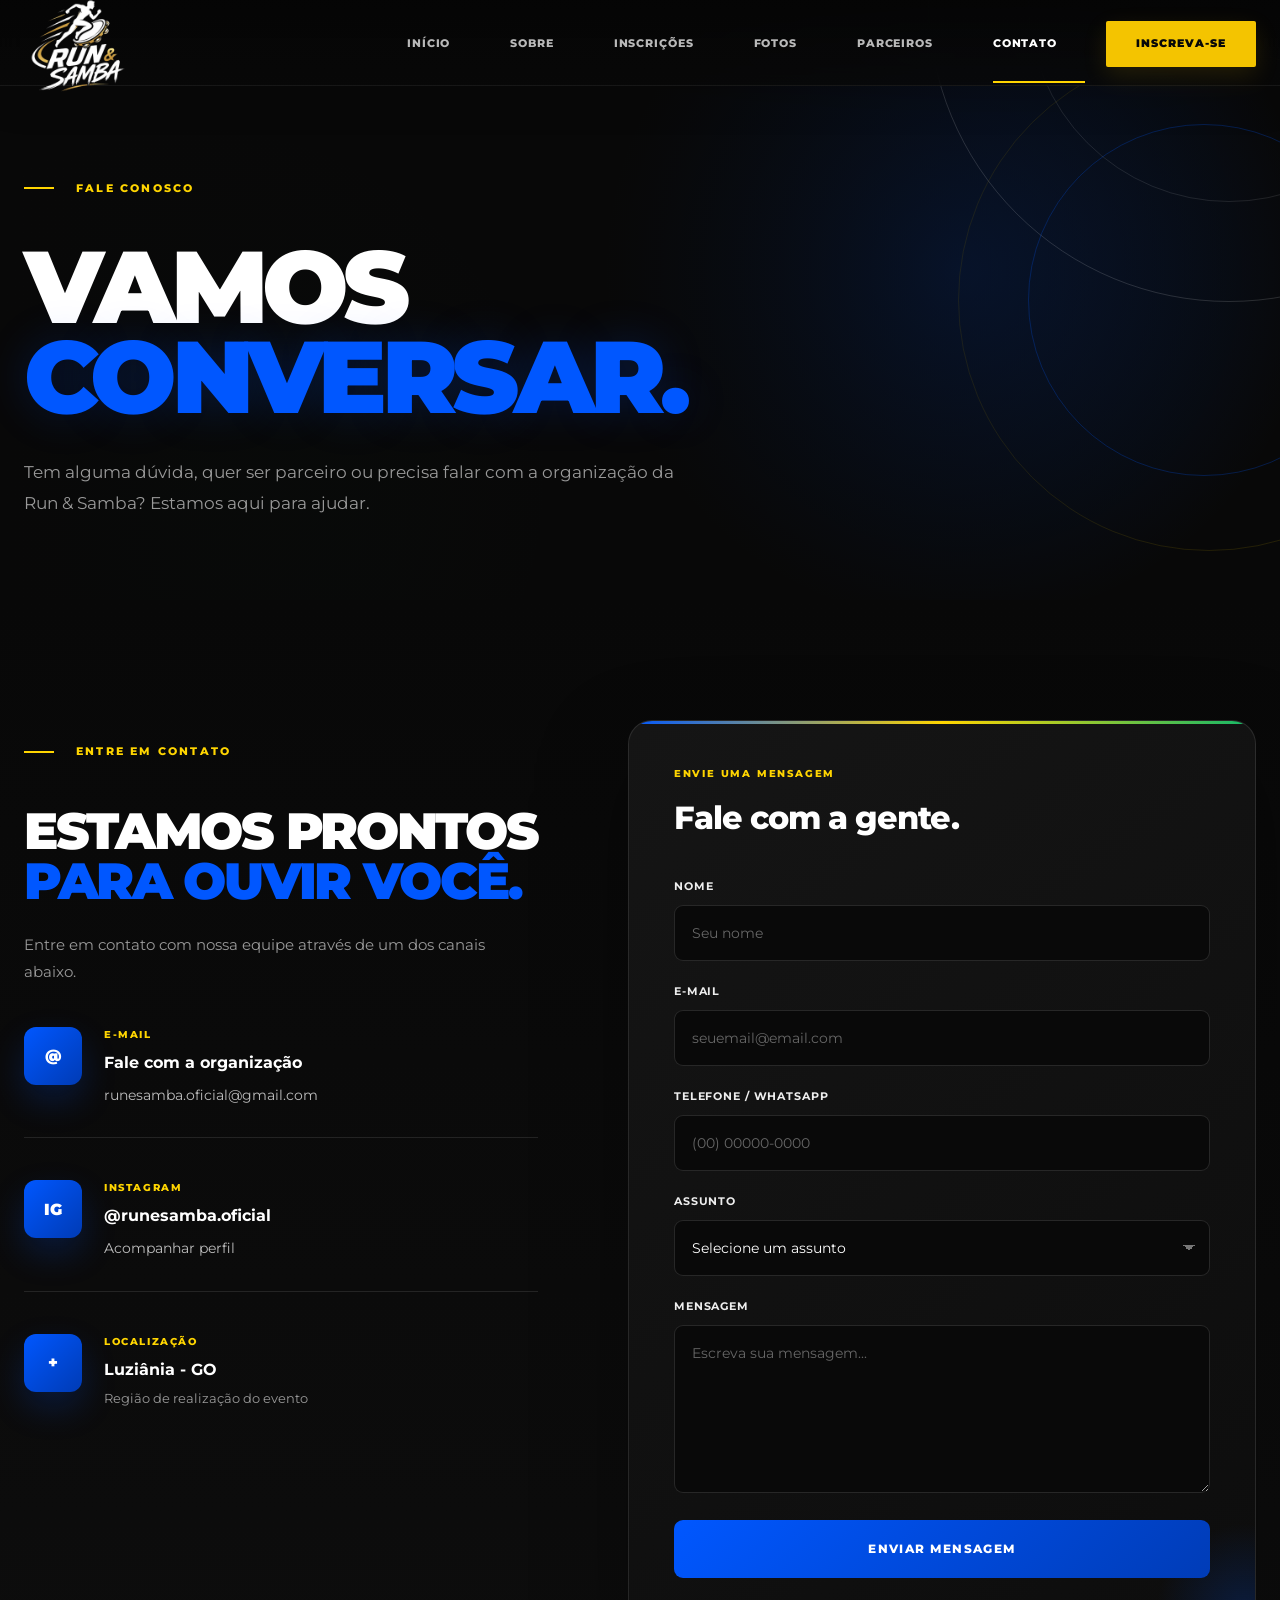
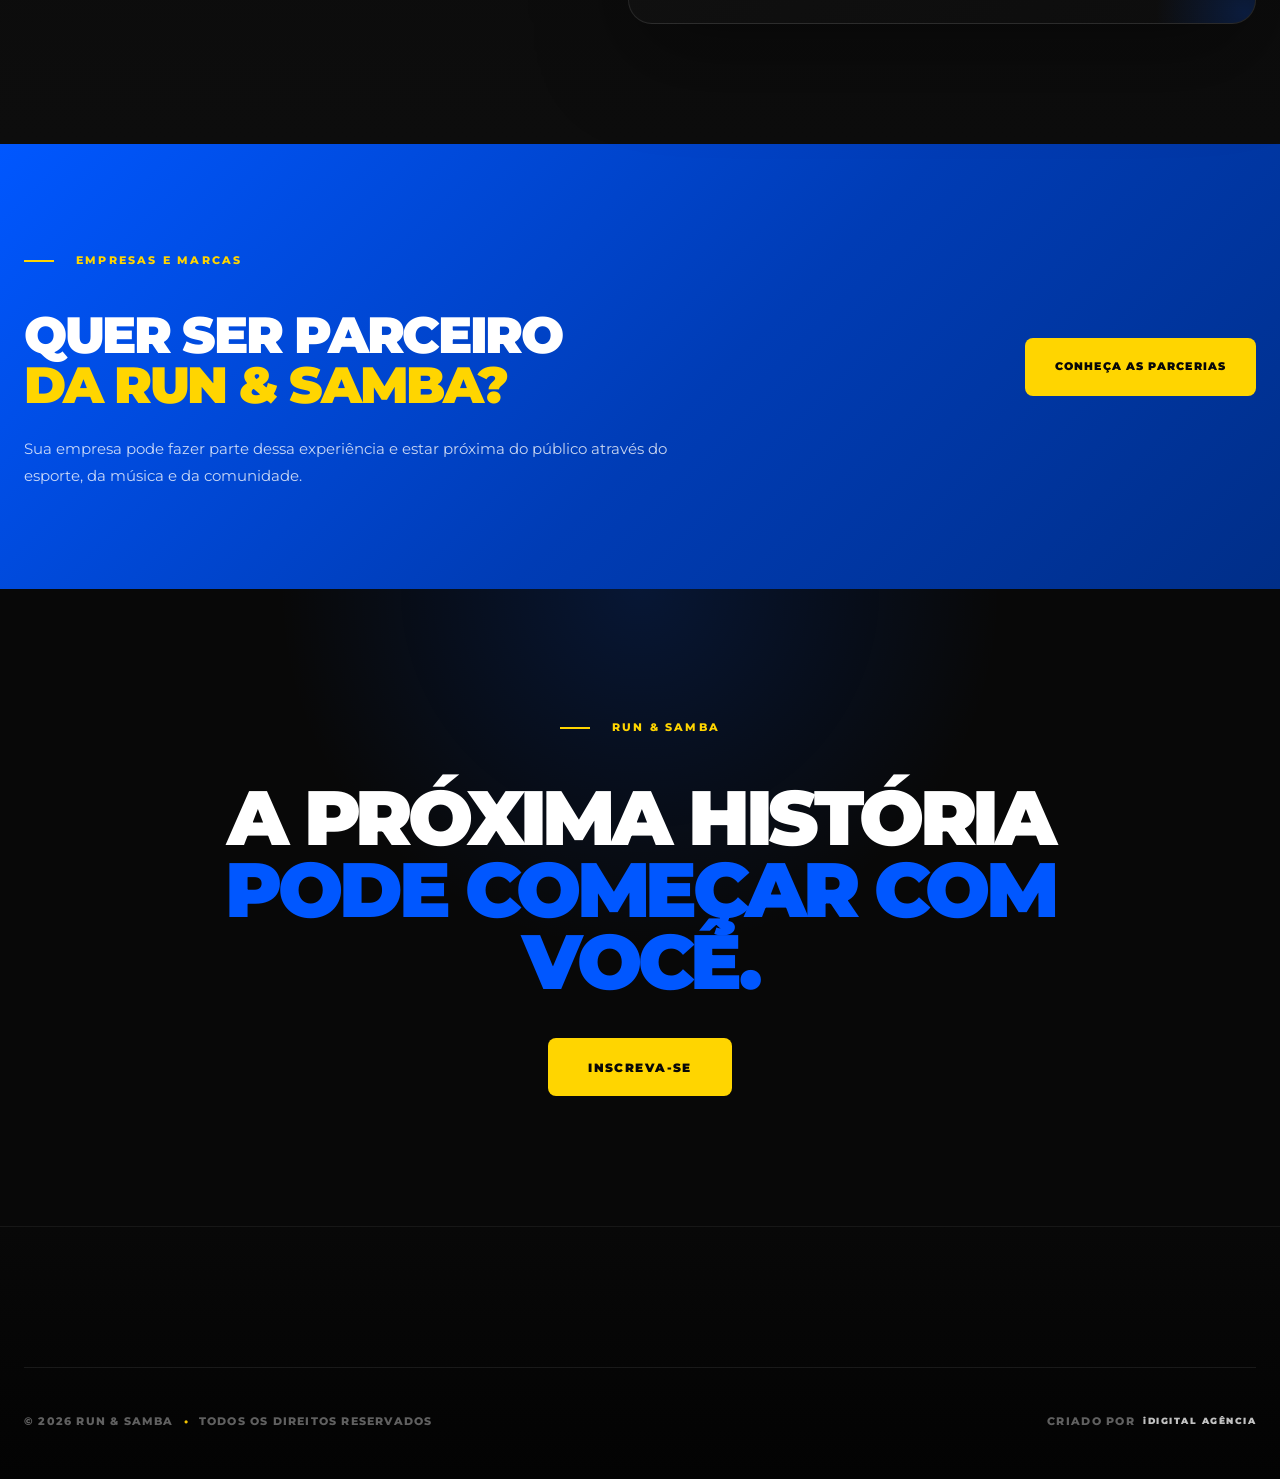
<file: contato.html>
﻿<!DOCTYPE html>
<html lang="pt-BR">

<head>

    <meta charset="UTF-8">

    <meta
        name="viewport"
        content="width=device-width, initial-scale=1.0"
    >

    <meta
        name="description"
        content="Entre em contato com a organização da Run & Samba."
    >

    <title>Contato | Run & Samba</title>


    <!-- FONTES -->

    <link
        rel="preconnect"
        href="https://fonts.googleapis.com"
    >

    <link
        rel="preconnect"
        href="https://fonts.gstatic.com"
        crossorigin
    >

    <link
        href="https://fonts.googleapis.com/css2?family=Montserrat:wght@300;400;500;600;700;800;900&display=swap"
        rel="stylesheet"
    >


    <!-- CSS -->

    <link
        rel="stylesheet"
        href="css/style.css"
    >

</head>


<body>


<!-- ==================================================
     HEADER
================================================== -->

<header class="header">

    <nav class="navbar">


        <a
            href="index.html"
            class="logo-link"
        >

            <img
                src="img/LOGO.png"
                class="logo"
                alt="Run & Samba"
            >

        </a>

<button
    class="menu-mobile"
    id="menuMobile"
    type="button"
    aria-label="Abrir menu"
    aria-expanded="false"
    aria-controls="mobileMenu"
>
    <span class="menu-mobile-icon">
        <span></span>
        <span></span>
        <span></span>
    </span>

    <span class="menu-mobile-text">
        MENU
    </span>
</button>

<ul class="menu">

            <li>
                <a href="index.html">
                    INÍCIO
                </a>
            </li>

            <li>
                <a href="sobre.html">
                    SOBRE
                </a>
            </li>
        
            <li>
                <a href="inscricoes.html">
                    INSCRIÇÕES
                </a>
            </li>

            <li>
                <a href="galeria.html">
                    FOTOS
                </a>
            </li>

            <li>
                <a
                    href="parceiros.html"
                >
                    PARCEIROS
                </a>
            </li>

            <li>
                <a href="contato.html">
                    CONTATO
                </a>
            </li>

        </ul>


        <a
            href="inscricoes.html"
            class="btn-header"
        >
            INSCREVA-SE
        </a>


    </nav>



<div
    class="mobile-menu-overlay"
    id="mobileMenuOverlay"
    aria-hidden="true"
></div>

<aside
    class="mobile-menu-panel"
    id="mobileMenu"
    aria-hidden="true"
>

    <div class="mobile-menu-header">

        <a
            href="index.html"
            class="mobile-menu-logo"
            aria-label="Run & Samba - Início"
        >

            <img
                src="img/LOGO.png"
                alt="Run & Samba"
            >

        </a>

        <button
            type="button"
            class="mobile-menu-close"
            id="mobileMenuClose"
            aria-label="Fechar menu"
        >
            ×
        </button>

    </div>


    <div class="mobile-menu-label">
        NAVEGAÇÃO
    </div>


    <nav class="mobile-menu-nav" aria-label="Menu principal">

        <a href="index.html">
            <span>01</span>
            <strong>INÍCIO</strong>
        </a>

        <a href="sobre.html">
            <span>02</span>
            <strong>SOBRE</strong>
        </a>

        <a href="inscricoes.html">
            <span>03</span>
            <strong>INSCRIÇÕES</strong>
        </a>

        <a href="galeria.html">
            <span>04</span>
            <strong>FOTOS</strong>
        </a>

        <a href="parceiros.html">
            <span>05</span>
            <strong>PARCEIROS</strong>
        </a>

        <a href="contato.html">
            <span>06</span>
            <strong>CONTATO</strong>
        </a>

    </nav>


    <div class="mobile-menu-footer">

        <a
            href="inscricoes.html"
            class="mobile-menu-cta"
        >
            INSCREVA-SE
            <span>→</span>
        </a>

        <p>
            RUN & SAMBA 2026
        </p>

    </div>

</aside>

</header>


<main>


<!-- ==================================================
     HERO
================================================== -->

<section class="contato-hero">


    <div class="contato-hero-overlay"></div>


    <div class="container">


        <div class="contato-hero-content">

            <span class="section-label">
                FALE CONOSCO
            </span>


            <h1>

                VAMOS
                <span>CONVERSAR.</span>

            </h1>


            <p>

                Tem alguma dúvida, quer ser parceiro
                ou precisa falar com a organização
                da Run & Samba?

                Estamos aqui para ajudar.

            </p>

        </div>

    </div>

</section>



<!-- ==================================================
     CONTATO PRINCIPAL
================================================== -->

<section class="contato-section">


    <div class="container">


        <div class="contato-grid">


            <!-- ==================================================
                 INFORMAÇÕES
            ================================================== -->

            <div class="contato-info">


                <span class="section-label">
                    ENTRE EM CONTATO
                </span>


                <h2>

                    ESTAMOS PRONTOS
                    <span>PARA OUVIR VOCÊ.</span>

                </h2>


                <p>

                    Entre em contato com nossa equipe
                    através de um dos canais abaixo.

                </p>



                <!-- E-MAIL -->

                <div class="contato-item">

                    <div class="contato-icon">
                        @
                    </div>


                    <div>

                        <span>
                            E-MAIL
                        </span>


                        <h3>
                            Fale com a organização
                        </h3>


                        <a
                            href="mailto:runesamba.oficial@gmail.com"
                        >
                            runesamba.oficial@gmail.com
                        </a>

                    </div>

                </div>



                <!-- INSTAGRAM -->

                <div class="contato-item">

                    <div class="contato-icon">
                        IG
                    </div>


                    <div>

                        <span>
                            INSTAGRAM
                        </span>


                        <h3>
                            @runesamba.oficial
                        </h3>


                        <a
                            href="https://instagram.com/runesamba.oficial"
                            target="_blank"
                            rel="noopener noreferrer"
                        >
                            Acompanhar perfil
                        </a>

                    </div>

                </div>



                <!-- LOCALIZAÇÃO -->

                <div class="contato-item">

                    <div class="contato-icon">
                        +
                    </div>


                    <div>

                        <span>
                            LOCALIZAÇÃO
                        </span>


                        <h3>
                            Luziânia - GO
                        </h3>


                        <p>
                            Região de realização do evento
                        </p>

                    </div>

                </div>


            </div>



            <!-- ==================================================
                 FORMULÁRIO
            ================================================== -->

            <div class="contato-form-wrapper">


                <div class="form-header">

                    <span>
                        ENVIE UMA MENSAGEM
                    </span>


                    <h3>
                        Fale com a gente.
                    </h3>

                </div>



                <form
                    action="https://formspree.io/f/mkjwjlvd"
                    method="POST"
                    class="contato-form"
                >


                    <!-- REDIRECIONAMENTO -->

                    <input
                    type="hidden"
                    name="_next"
                    value="http://127.0.0.1:5500/obrigado.html"
>


                    <!-- ASSUNTO DO E-MAIL -->

                    <input
                        type="hidden"
                        name="_subject"
                        value="Novo contato — Run & Samba"
                    >



                    <!-- NOME -->

                    <div class="form-group">

                        <label for="nome">
                            Nome
                        </label>


                        <input
                            type="text"
                            id="nome"
                            name="nome"
                            placeholder="Seu nome"
                            autocomplete="name"
                            required
                        >

                    </div>



                    <!-- E-MAIL -->

                    <div class="form-group">

                        <label for="email">
                            E-mail
                        </label>


                        <input
                            type="email"
                            id="email"
                            name="email"
                            placeholder="seuemail@email.com"
                            autocomplete="email"
                            required
                        >

                    </div>



                    <!-- TELEFONE -->

                    <div class="form-group">

                        <label for="telefone">
                            Telefone / WhatsApp
                        </label>


                        <input
                            type="tel"
                            id="telefone"
                            name="telefone"
                            placeholder="(00) 00000-0000"
                            autocomplete="tel"
                            required
                        >

                    </div>



                    <!-- ASSUNTO -->

                    <div class="form-group">

                        <label for="assunto">
                            Assunto
                        </label>


                        <select
                            id="assunto"
                            name="assunto"
                            required
                        >

                            <option value="">
                                Selecione um assunto
                            </option>


                            <option value="Inscrição">
                                Inscrição
                            </option>


                            <option value="Quero ser parceiro">
                                Quero ser parceiro
                            </option>


                            <option value="Informações sobre o evento">
                                Informações sobre o evento
                            </option>


                            <option value="Fotos">
                                Fotos
                            </option>
                        
                            <option value="Outro assunto">
                                Outro assunto
                            </option>

                        </select>

                    </div>



                    <!-- MENSAGEM -->

                    <div class="form-group">

                        <label for="mensagem">
                            Mensagem
                        </label>


                        <textarea
                            id="mensagem"
                            name="mensagem"
                            rows="6"
                            placeholder="Escreva sua mensagem..."
                            required
                        ></textarea>

                    </div>



                    <!-- BOTÃO -->

                    <button
                        type="submit"
                        class="btn-form"
                    >

                        ENVIAR MENSAGEM

                    </button>


                </form>

            </div>


        </div>

    </div>

</section>



<!-- ==================================================
     PARCERIAS
================================================== -->

<section class="contato-parceria">


    <div class="container">


        <div class="contato-parceria-content">


            <div>

                <span class="section-label">
                    EMPRESAS E MARCAS
                </span>


                <h2>

                    QUER SER PARCEIRO
                    <span>DA RUN & SAMBA?</span>

                </h2>


                <p>

                    Sua empresa pode fazer parte dessa
                    experiência e estar próxima do público
                    através do esporte, da música e da
                    comunidade.

                </p>

            </div>


            <a
                href="parceiros.html"
                class="btn-parceria"
            >

                CONHEÇA AS PARCERIAS

            </a>

        </div>

    </div>

</section>



<!-- ==================================================
     CTA INSCRIÇÃO
================================================== -->

<section class="contato-cta">


    <div class="container">


        <span class="section-label">
            RUN & SAMBA
        </span>


        <h2>

            A PRÓXIMA HISTÓRIA
            <span>PODE COMEÇAR COM VOCÊ.</span>

        </h2>


        <a
            href="inscricoes.html"
            class="btn-cta-contato"
        >

            INSCREVA-SE

        </a>

    </div>

</section>


</main>



<!-- =========================================================
     FOOTER
========================================================= -->

<footer class="footer">

    <div class="container">

        <div class="footer-bottom">

            <p class="footer-copy">

                © 2026 RUN & SAMBA

                <span>
                    •
                </span>

                TODOS OS DIREITOS RESERVADOS

            </p>


            <p class="footer-credit">

                CRIADO POR

                <strong>
                    iDIGITAL AGÊNCIA
                </strong>

            </p>

        </div>

    </div>

</footer>

<script src="js/script.js"></script>

</body>

</html>
</file>
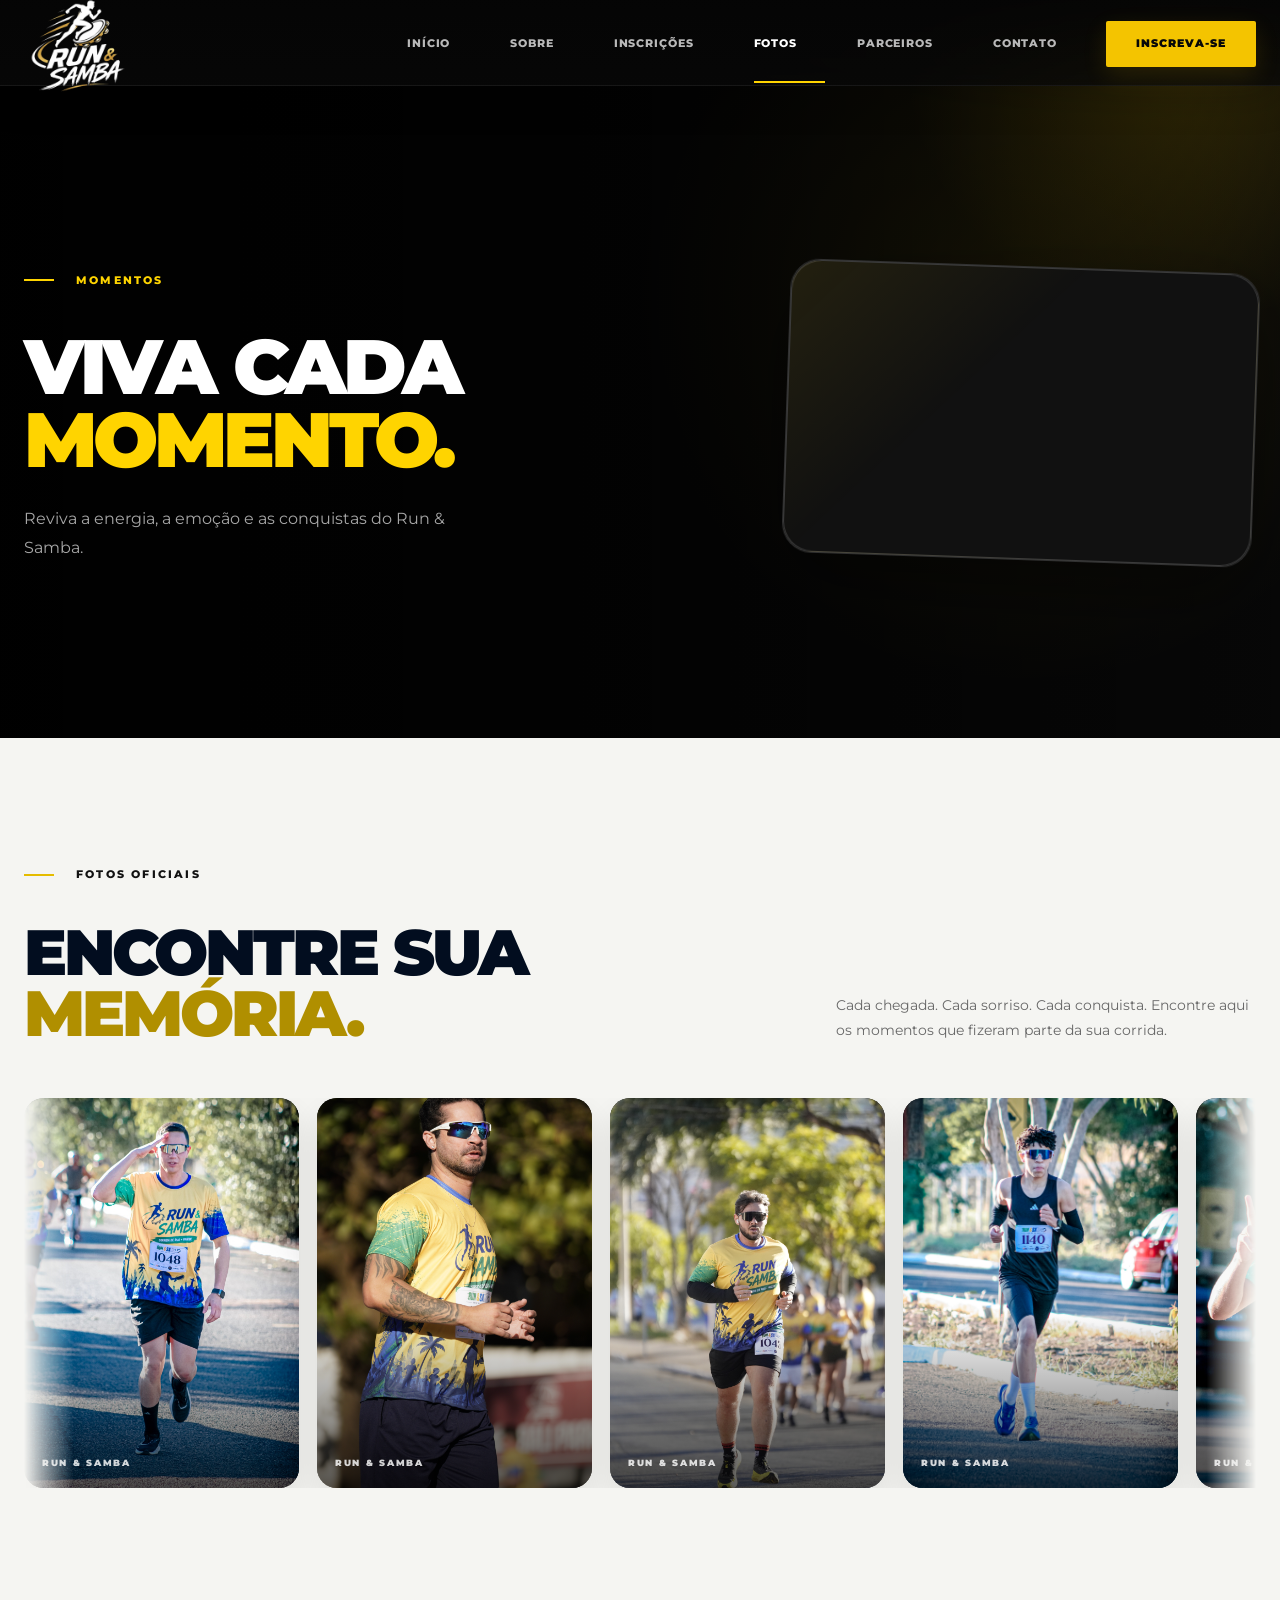
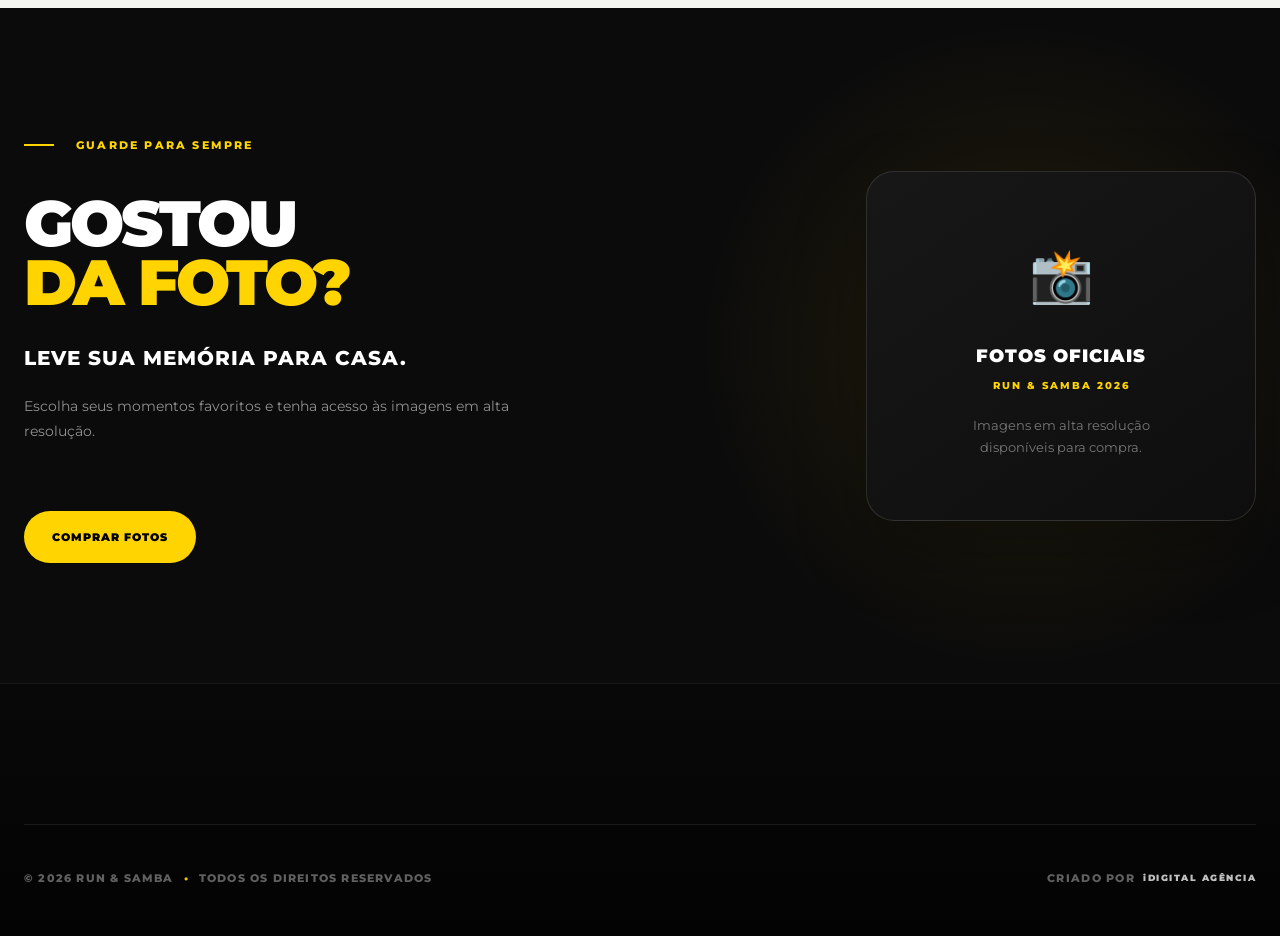
<file: galeria.html>
﻿<!DOCTYPE html>
<html lang="pt-BR">

<head>

    <meta charset="UTF-8">

    <meta
        name="viewport"
        content="width=device-width, initial-scale=1.0"
    >

    <meta
        name="description"
        content="Galeria oficial Run & Samba. Reviva os melhores momentos da corrida e encontre suas fotos oficiais."
    >

    <meta
        name="theme-color"
        content="#000000"
    >

    <title>Galeria | Run & Samba</title>


    <!-- ==================================================
         FONTES
    ================================================== -->

    <link
        rel="preconnect"
        href="https://fonts.googleapis.com"
    >

    <link
        rel="preconnect"
        href="https://fonts.gstatic.com"
        crossorigin
    >

    <link
        href="https://fonts.googleapis.com/css2?family=Montserrat:wght@400;500;600;700;800;900&display=swap"
        rel="stylesheet"
    >


    <!-- ==================================================
         CSS PRINCIPAL
    ================================================== -->

    <link
        rel="stylesheet"
        href="css/style.css"
    >

</head>


<body>


<!-- ==================================================
     HEADER
================================================== -->

<header class="header">

    <nav class="navbar">

        <!-- LOGO -->

        <a
            href="index.html"
            class="logo-link"
            aria-label="Ir para o início"
        >

            <img
                src="img/LOGO.png"
                class="logo"
                alt="Run & Samba"
            >

        </a>


        <!-- ==================================================
             MENU MOBILE
        ================================================== -->

        <button
            class="menu-mobile"
            id="menuMobile"
            type="button"
            aria-label="Abrir menu"
            aria-expanded="false"
            aria-controls="mobileMenu"
        >

            <span class="menu-mobile-icon">

                <span></span>
                <span></span>
                <span></span>

            </span>

            <span class="menu-mobile-text">
                MENU
            </span>

        </button>


        <!-- ==================================================
             MENU DESKTOP
        ================================================== -->

        <ul class="menu">

            <li>
                <a href="index.html">
                    INÍCIO
                </a>
            </li>

            <li>
                <a href="sobre.html">
                    SOBRE
                </a>
            </li>

            <li>
                <a href="inscricoes.html">
                    INSCRIÇÕES
                </a>
            </li>

            <li>
                <a
                    href="galeria.html"
                    class="active"
                >
                    FOTOS
                </a>
            </li>

            <li>
                <a href="parceiros.html">
                    PARCEIROS
                </a>
            </li>

            <li>
                <a href="contato.html">
                    CONTATO
                </a>
            </li>

        </ul>


        <!-- ==================================================
             BOTÃO HEADER
        ================================================== -->

        <a
            href="inscricoes.html"
            class="btn-header"
        >
            INSCREVA-SE
        </a>

    </nav>


    <!-- ==================================================
         OVERLAY MENU MOBILE
    ================================================== -->

    <div
        class="mobile-menu-overlay"
        id="mobileMenuOverlay"
        aria-hidden="true"
    ></div>


    <!-- ==================================================
         PAINEL MENU MOBILE
    ================================================== -->

    <aside
        class="mobile-menu-panel"
        id="mobileMenu"
        aria-hidden="true"
    >

        <!-- CABEÇALHO -->

        <div class="mobile-menu-header">

            <a
                href="index.html"
                class="mobile-menu-logo"
                aria-label="Run & Samba - Início"
            >

                <img
                    src="img/LOGO.png"
                    alt="Run & Samba"
                >

            </a>


            <button
                type="button"
                class="mobile-menu-close"
                id="mobileMenuClose"
                aria-label="Fechar menu"
            >
                ×
            </button>

        </div>


        <!-- LABEL -->

        <div class="mobile-menu-label">
            NAVEGAÇÃO
        </div>


        <!-- NAVEGAÇÃO -->

        <nav
            class="mobile-menu-nav"
            aria-label="Menu principal"
        >

            <a href="index.html">

                <span>01</span>

                <strong>
                    INÍCIO
                </strong>

            </a>


            <a href="sobre.html">

                <span>02</span>

                <strong>
                    SOBRE
                </strong>

            </a>


            <a href="inscricoes.html">

                <span>03</span>

                <strong>
                    INSCRIÇÕES
                </strong>

            </a>


            <a
                href="galeria.html"
                class="active"
            >

                <span>04</span>

                <strong>
                    FOTOS
                </strong>

            </a>


            <a href="parceiros.html">

                <span>05</span>

                <strong>
                    PARCEIROS
                </strong>

            </a>


            <a href="contato.html">

                <span>06</span>

                <strong>
                    CONTATO
                </strong>

            </a>

        </nav>


        <!-- RODAPÉ DO MENU -->

        <div class="mobile-menu-footer">

            <a
                href="inscricoes.html"
                class="mobile-menu-cta"
            >

                INSCREVA-SE

                <span>
                    →
                </span>

            </a>


            <p>
                RUN &amp; SAMBA 2026
            </p>

        </div>

    </aside>

</header>



<!-- ==================================================
     CONTEÚDO
================================================== -->

<main>


    <!-- ==================================================
         HERO DA GALERIA
    ================================================== -->

    <section class="galeria-hero">

        <div class="galeria-hero-overlay"></div>


        <div class="container">

            <div class="galeria-hero-grid">


                <!-- TEXTO -->

                <div class="galeria-hero-content">

                    <span class="section-label">
                        MOMENTOS
                    </span>


                    <h1>

                        VIVA CADA

                        <span>
                            MOMENTO.
                        </span>

                    </h1>


                    <p>
                        Reviva a energia, a emoção
                        e as conquistas do Run &amp; Samba.
                    </p>

                </div>


                <!-- VÍDEO -->

                <div class="galeria-video">

                    <video
                        autoplay
                        muted
                        loop
                        playsinline
                        preload="metadata"
                        aria-label="Momentos do Run & Samba"
                    >

                        <source
                            src="img/video2.mp4"
                            type="video/mp4"
                        >

                        Seu navegador não suporta vídeos.

                    </video>

                </div>

            </div>

        </div>

    </section>



    <!-- ==================================================
         FOTOS OFICIAIS
    ================================================== -->

    <section class="fotos-section">

        <div class="container">


            <!-- CABEÇALHO -->

            <div class="fotos-header">

                <div>

                    <span class="section-label">
                        FOTOS OFICIAIS
                    </span>


                    <h2>

                        ENCONTRE SUA

                        <span>
                            MEMÓRIA.
                        </span>

                    </h2>

                </div>


                <p>

                    Cada chegada.
                    Cada sorriso.
                    Cada conquista.

                    Encontre aqui os momentos
                    que fizeram parte da sua corrida.

                </p>

            </div>



            <!-- ==================================================
                 GALERIA
            ================================================== -->

            <div class="stories-container">

                <div
                    class="stories-track"
                    id="storiesTrack"
                >


                    <!-- FOTO 01 -->

                    <article class="story-card">

                        <img
                            src="img/PHOTO1.jpg"
                            alt="Momento Run & Samba"
                            loading="lazy"
                        >

                        <div class="story-watermark">
                            RUN &amp; SAMBA
                        </div>

                    </article>


                    <!-- FOTO 02 -->

                    <article class="story-card">

                        <img
                            src="img/PHOTO2.jpg"
                            alt="Momento Run & Samba"
                            loading="lazy"
                        >

                        <div class="story-watermark">
                            RUN &amp; SAMBA
                        </div>

                    </article>


                    <!-- FOTO 03 -->

                    <article class="story-card">

                        <img
                            src="img/PHOTO3.jpg"
                            alt="Momento Run & Samba"
                            loading="lazy"
                        >

                        <div class="story-watermark">
                            RUN &amp; SAMBA
                        </div>

                    </article>


                    <!-- FOTO 04 -->

                    <article class="story-card">

                        <img
                            src="img/PHOTO4.jpg"
                            alt="Momento Run & Samba"
                            loading="lazy"
                        >

                        <div class="story-watermark">
                            RUN &amp; SAMBA
                        </div>

                    </article>


                    <!-- FOTO 05 -->

                    <article class="story-card">

                        <img
                            src="img/PHOTO5.jpg"
                            alt="Momento Run & Samba"
                            loading="lazy"
                        >

                        <div class="story-watermark">
                            RUN &amp; SAMBA
                        </div>

                    </article>


                    <!-- FOTO 06 -->

                    <article class="story-card">

                        <img
                            src="img/PHOTO6.jpg"
                            alt="Momento Run & Samba"
                            loading="lazy"
                        >

                        <div class="story-watermark">
                            RUN &amp; SAMBA
                        </div>

                    </article>


                    <!-- FOTO 07 -->

                    <article class="story-card">

                        <img
                            src="img/PHOTO7.jpg"
                            alt="Momento Run & Samba"
                            loading="lazy"
                        >

                        <div class="story-watermark">
                            RUN &amp; SAMBA
                        </div>

                    </article>


                    <!-- FOTO 08 -->

                    <article class="story-card">

                        <img
                            src="img/PHOTO8.jpg"
                            alt="Momento Run & Samba"
                            loading="lazy"
                        >

                        <div class="story-watermark">
                            RUN &amp; SAMBA
                        </div>

                    </article>


                    <!-- FOTO 09 -->

                    <article class="story-card">

                        <img
                            src="img/PHOTO9.jpg"
                            alt="Momento Run & Samba"
                            loading="lazy"
                        >

                        <div class="story-watermark">
                            RUN &amp; SAMBA
                        </div>

                    </article>


                    <!-- ==================================================
                         DUPLICAÇÃO PARA LOOP
                    ================================================== -->

                    <article
                        class="story-card"
                        aria-hidden="true"
                    >

                        <img
                            src="img/PHOTO1.jpg"
                            alt=""
                            loading="lazy"
                        >

                        <div class="story-watermark">
                            RUN &amp; SAMBA
                        </div>

                    </article>


                    <article
                        class="story-card"
                        aria-hidden="true"
                    >

                        <img
                            src="img/PHOTO2.jpg"
                            alt=""
                            loading="lazy"
                        >

                        <div class="story-watermark">
                            RUN &amp; SAMBA
                        </div>

                    </article>


                    <article
                        class="story-card"
                        aria-hidden="true"
                    >

                        <img
                            src="img/PHOTO3.jpg"
                            alt=""
                            loading="lazy"
                        >

                        <div class="story-watermark">
                            RUN &amp; SAMBA
                        </div>

                    </article>


                    <article
                        class="story-card"
                        aria-hidden="true"
                    >

                        <img
                            src="img/PHOTO4.jpg"
                            alt=""
                            loading="lazy"
                        >

                        <div class="story-watermark">
                            RUN &amp; SAMBA
                        </div>

                    </article>


                    <article
                        class="story-card"
                        aria-hidden="true"
                    >

                        <img
                            src="img/PHOTO5.jpg"
                            alt=""
                            loading="lazy"
                        >

                        <div class="story-watermark">
                            RUN &amp; SAMBA
                        </div>

                    </article>


                    <article
                        class="story-card"
                        aria-hidden="true"
                    >

                        <img
                            src="img/PHOTO6.jpg"
                            alt=""
                            loading="lazy"
                        >

                        <div class="story-watermark">
                            RUN &amp; SAMBA
                        </div>

                    </article>


                    <article
                        class="story-card"
                        aria-hidden="true"
                    >

                        <img
                            src="img/PHOTO7.jpg"
                            alt=""
                            loading="lazy"
                        >

                        <div class="story-watermark">
                            RUN &amp; SAMBA
                        </div>

                    </article>


                    <article
                        class="story-card"
                        aria-hidden="true"
                    >

                        <img
                            src="img/PHOTO8.jpg"
                            alt=""
                            loading="lazy"
                        >

                        <div class="story-watermark">
                            RUN &amp; SAMBA
                        </div>

                    </article>


                    <article
                        class="story-card"
                        aria-hidden="true"
                    >

                        <img
                            src="img/PHOTO9.jpg"
                            alt=""
                            loading="lazy"
                        >

                        <div class="story-watermark">
                            RUN &amp; SAMBA
                        </div>

                    </article>

                </div>

            </div>

        </div>

    </section>



    <!-- ==================================================
         COMPRA DAS FOTOS
    ================================================== -->

    <section class="comprar-fotos">

        <div class="container">

            <div class="comprar-content">


                <!-- TEXTO -->

                <div class="comprar-texto">

                    <span class="section-label">
                        GUARDE PARA SEMPRE
                    </span>


                    <h2>

                        GOSTOU

                        <span>
                            DA FOTO?
                        </span>

                    </h2>


                    <h3>
                        LEVE SUA MEMÓRIA
                        PARA CASA.
                    </h3>


                    <p>
                        Escolha seus momentos favoritos
                        e tenha acesso às imagens em
                        alta resolução.
                    </p>


                    <a
                        href="https://banlek.com/album/243a33"
                        class="btn-comprar"
                        target="_blank"
                        rel="noopener noreferrer"
                    >
                        COMPRAR FOTOS
                    </a>

                </div>



                <!-- CARD -->

                <div class="comprar-card">

                    <div
                        class="camera-icon"
                        aria-hidden="true"
                    >
                        📸
                    </div>


                    <strong>
                        FOTOS OFICIAIS
                    </strong>


                    <span>
                        RUN &amp; SAMBA 2026
                    </span>


                    <p>
                        Imagens em alta resolução
                        disponíveis para compra.
                    </p>

                </div>

            </div>

        </div>

    </section>


</main>



<!-- =========================================================
     FOOTER
========================================================= -->

<footer class="footer">

    <div class="container">

        <div class="footer-bottom">

            <p class="footer-copy">

                © 2026 RUN & SAMBA

                <span>
                    •
                </span>

                TODOS OS DIREITOS RESERVADOS

            </p>


            <p class="footer-credit">

                CRIADO POR

                <strong>
                    iDIGITAL AGÊNCIA
                </strong>

            </p>

        </div>

    </div>

</footer>

<!-- ==================================================
     JAVASCRIPT
================================================== -->

<script src="js/script.js"></script>


</body>

</html>
</file>
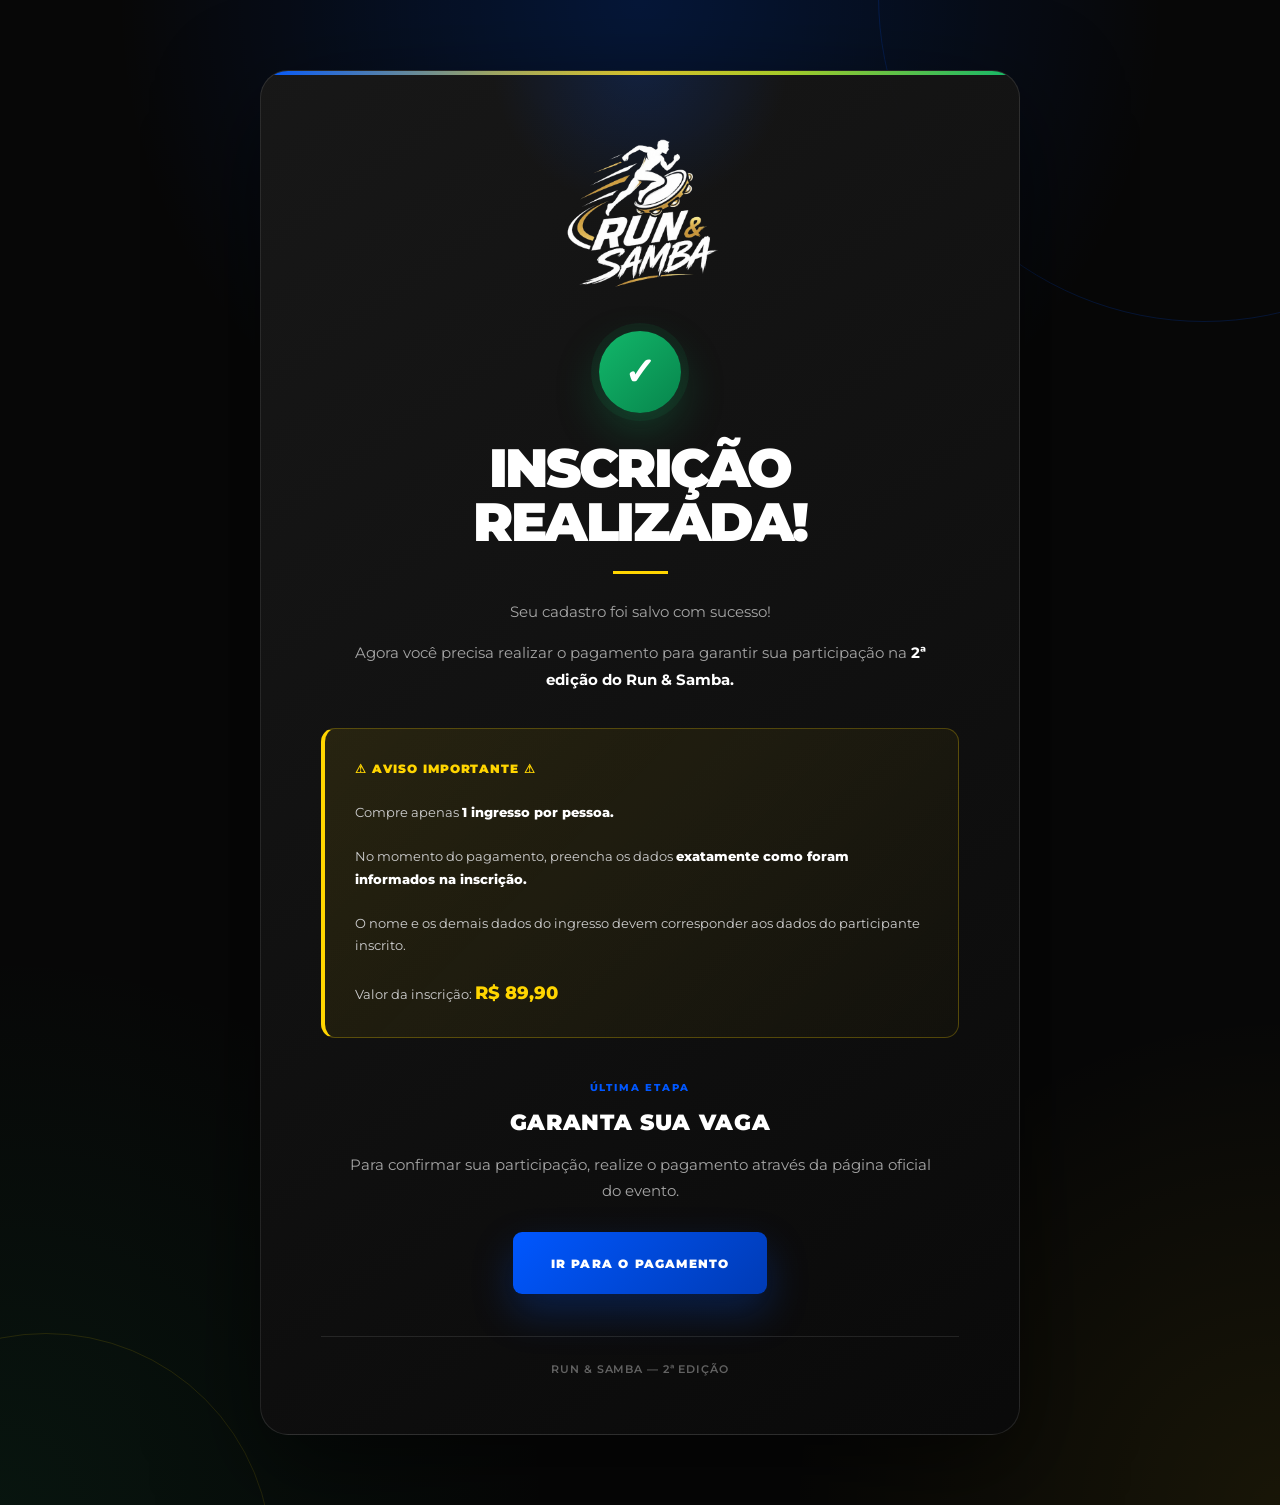
<file: obrigado-inscricoes.html>
﻿<!DOCTYPE html>
<html lang="pt-BR">

<head>
    <meta charset="UTF-8">

    <meta name="viewport" content="width=device-width, initial-scale=1.0">

    <title>Inscrição Realizada | Run & Samba</title>

    <link rel="preconnect" href="https://fonts.googleapis.com">
    <link rel="preconnect" href="https://fonts.gstatic.com" crossorigin>

    <link
        href="https://fonts.googleapis.com/css2?family=Montserrat:wght@400;500;600;700;800&display=swap"
        rel="stylesheet"
    >

    <link rel="stylesheet" href="css/style.css">
    <link rel="stylesheet" href="css/obrigado-inscricao.css">
</head>

<body>

    <!-- =====================================================
         PÁGINA DE AGRADECIMENTO
         ===================================================== -->

    <main class="obrigado-page">

        <section class="obrigado-card">

            <!-- LOGO -->
            <img
                src="img/LOGO.png"
                alt="Run & Samba"
                class="obrigado-logo"
            >

            <!-- ÍCONE -->
            <div class="sucesso-icon">
                ✓
            </div>

            <!-- TÍTULO -->
            <h1>
                INSCRIÇÃO REALIZADA!
            </h1>

            <!-- TEXTO -->
            <p>
                Seu cadastro foi salvo com sucesso!
            </p>

            <p>
                Agora você precisa realizar o pagamento
                para garantir sua participação na
                <strong>2ª edição do Run & Samba.</strong>
            </p>

            <!-- AVISO -->
            <div class="obrigado-destaque">

                <strong>⚠ AVISO IMPORTANTE ⚠</strong>

                <br><br>

                Compre apenas <strong>1 ingresso por pessoa.</strong>

                <br><br>

                No momento do pagamento, preencha os dados
                <strong>exatamente como foram informados na inscrição.</strong>

                <br><br>

                O nome e os demais dados do ingresso devem
                corresponder aos dados do participante inscrito.

                <br><br>

                Valor da inscrição:
                <strong>R$ 89,90</strong>

            </div>

            <!-- ÚLTIMA ETAPA -->
            <h2>
                GARANTA SUA VAGA
            </h2>

            <p>
                Para confirmar sua participação, realize o pagamento
                através da página oficial do evento.
            </p>

            <!-- BOTÃO -->
            <div class="obrigado-botoes">

                <a
                    href="https://izypass.com.br/evento/run-and-samba-2-edicao_luziania_20-11-2026"
                    class="btn-obrigado btn-principal"
                >
                    IR PARA O PAGAMENTO
                </a>

            </div>

            <!-- RODAPÉ -->
            <div class="obrigado-footer">

                Run & Samba — 2ª edição

            </div>

        </section>

    </main>

</body>

</html>
</file>
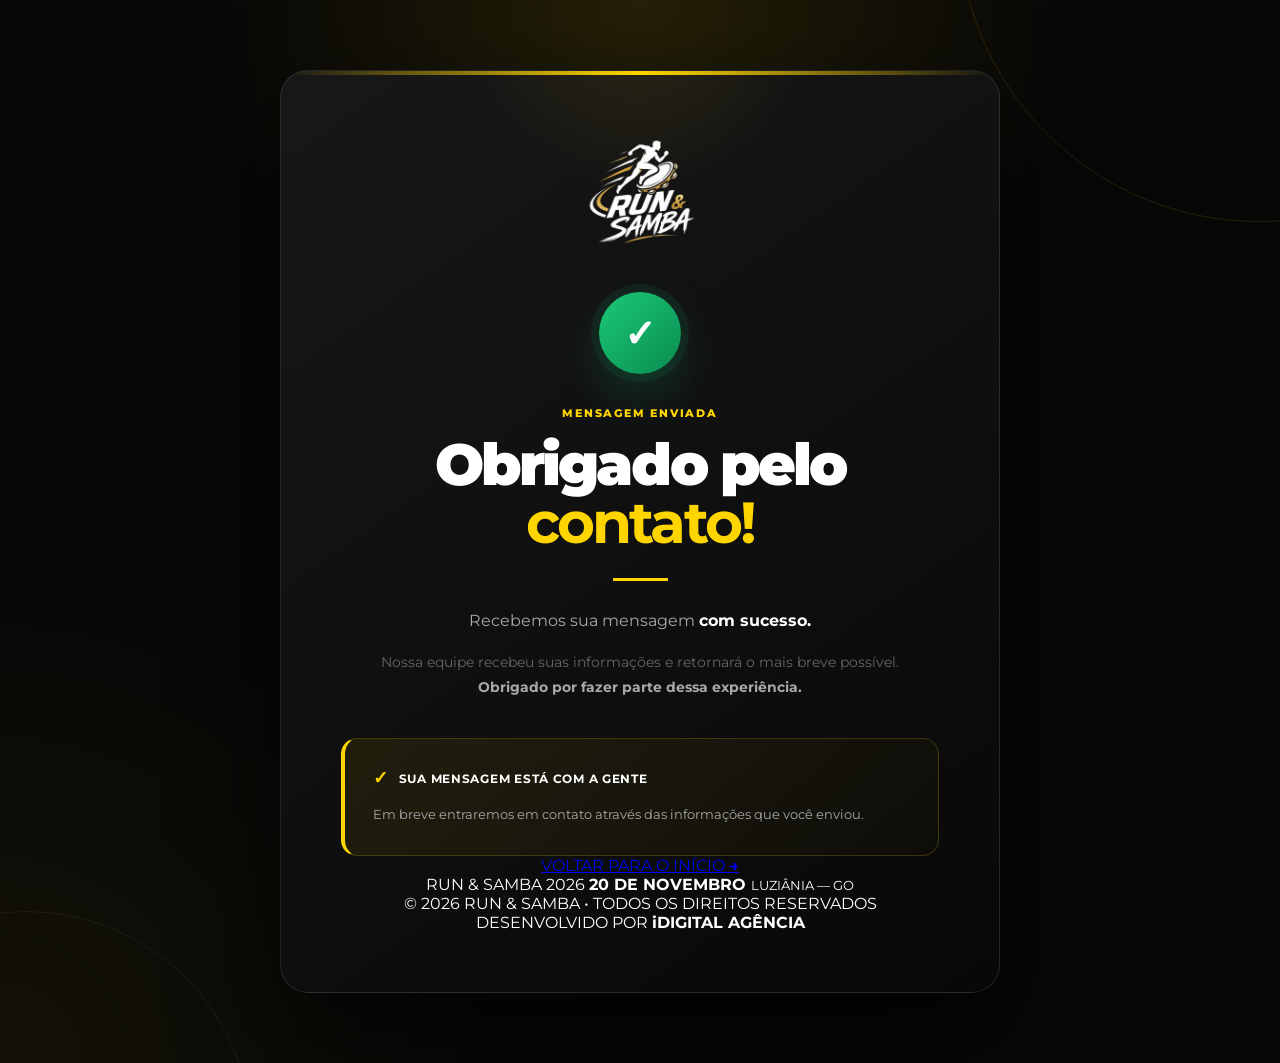
<file: obrigado.html>
﻿<!DOCTYPE html>

<html lang="pt-BR">

<head>

    <!-- =====================================================
         CONFIGURAÇÕES
    ====================================================== -->

    <meta charset="UTF-8">

    <meta
        name="viewport"
        content="width=device-width, initial-scale=1.0"
    >

    <meta
        name="description"
        content="Mensagem enviada com sucesso — Run & Samba 2026."
    >

    <meta
        name="theme-color"
        content="#070707"
    >

    <title>
        Obrigado pelo contato | Run & Samba 2026
    </title>


    <!-- =====================================================
         GOOGLE FONTS
    ====================================================== -->

    <link
        rel="preconnect"
        href="https://fonts.googleapis.com"
    >

    <link
        rel="preconnect"
        href="https://fonts.gstatic.com"
        crossorigin
    >

    <link
        href="https://fonts.googleapis.com/css2?family=Montserrat:wght@400;500;600;700;800;900&display=swap"
        rel="stylesheet"
    >


    <!-- =====================================================
         CSS
    ====================================================== -->

    <link
        rel="stylesheet"
        href="css/obrigado.css"
    >

</head>


<body>


<!-- =========================================================
     PÁGINA DE AGRADECIMENTO
========================================================= -->

<main class="obrigado-page">


    <!-- =====================================================
         CARD PRINCIPAL
    ====================================================== -->

    <section
        class="obrigado-card"
        aria-labelledby="obrigado-title"
    >


        <!-- =================================================
             LOGO
        ================================================== -->

        <div class="obrigado-logo-area">

            <a
                href="index.html"
                class="obrigado-logo-link"
                aria-label="Voltar para a página inicial"
            >

                <img
                    src="img/LOGO.png"
                    alt="Run & Samba"
                    class="obrigado-logo"
                >

            </a>

        </div>



        <!-- =================================================
             ÍCONE DE SUCESSO
        ================================================== -->

        <div
            class="sucesso-icon"
            aria-hidden="true"
        >

            ✓

        </div>



        <!-- =================================================
             LABEL
        ================================================== -->

        <span class="obrigado-label">

            MENSAGEM ENVIADA

        </span>



        <!-- =================================================
             TÍTULO
        ================================================== -->

        <h1 id="obrigado-title">

            Obrigado pelo

            <strong>
                contato!
            </strong>

        </h1>



        <!-- =================================================
             LINHA DECORATIVA
        ================================================== -->

        <div
            class="linha-amarela"
            aria-hidden="true"
        ></div>



        <!-- =================================================
             MENSAGEM PRINCIPAL
        ================================================== -->

        <p class="obrigado-principal">

            Recebemos sua mensagem

            <strong>
                com sucesso.
            </strong>

        </p>



        <!-- =================================================
             TEXTO
        ================================================== -->

        <p class="obrigado-texto">

            Nossa equipe recebeu suas informações e retornará
            o mais breve possível.

            <strong>
                Obrigado por fazer parte dessa experiência.
            </strong>

        </p>



        <!-- =================================================
             DESTAQUE
        ================================================== -->

        <div class="obrigado-destaque">


            <div class="destaque-titulo">

                <span aria-hidden="true">

                    ✓

                </span>


                <strong>

                    SUA MENSAGEM ESTÁ COM A GENTE

                </strong>

            </div>


            <p>

                Em breve entraremos em contato através das
                informações que você enviou.

            </p>


        </div>



        <!-- =================================================
             BOTÃO
        ================================================== -->

        <div class="obrigado-actions">

            <a
                href="index.html"
                class="btn-voltar"
            >

                <span>

                    VOLTAR PARA O INÍCIO

                </span>


                <strong
                    aria-hidden="true"
                >

                    →

                </strong>

            </a>

        </div>



        <!-- =================================================
             INFORMAÇÕES DO EVENTO
        ================================================== -->

        <div class="obrigado-evento">


            <span class="obrigado-evento-label">

                RUN & SAMBA 2026

            </span>


            <strong>

                20 DE NOVEMBRO

            </strong>


            <small>

                LUZIÂNIA — GO

            </small>


        </div>



        <!-- =================================================
             FOOTER
        ================================================== -->

        <footer class="obrigado-footer">


            <p>

                © 2026 RUN & SAMBA

                <span>
                    •
                </span>

                TODOS OS DIREITOS RESERVADOS

            </p>


            <p>

                DESENVOLVIDO POR

                <strong>

                    iDIGITAL AGÊNCIA

                </strong>

            </p>


        </footer>


    </section>


</main>


<!-- =========================================================
     JAVASCRIPT
========================================================= -->

<script>

    document.addEventListener(
        "DOMContentLoaded",
        () => {

            console.log(
                "%cRUN & SAMBA 2026",
                "color: #ffd500; font-size: 16px; font-weight: 900;"
            );

            console.log(
                "%cPágina de agradecimento carregada com sucesso.",
                "color: #ffffff; font-size: 12px;"
            );

        }
    );

</script>


</body>

</html>
</file>
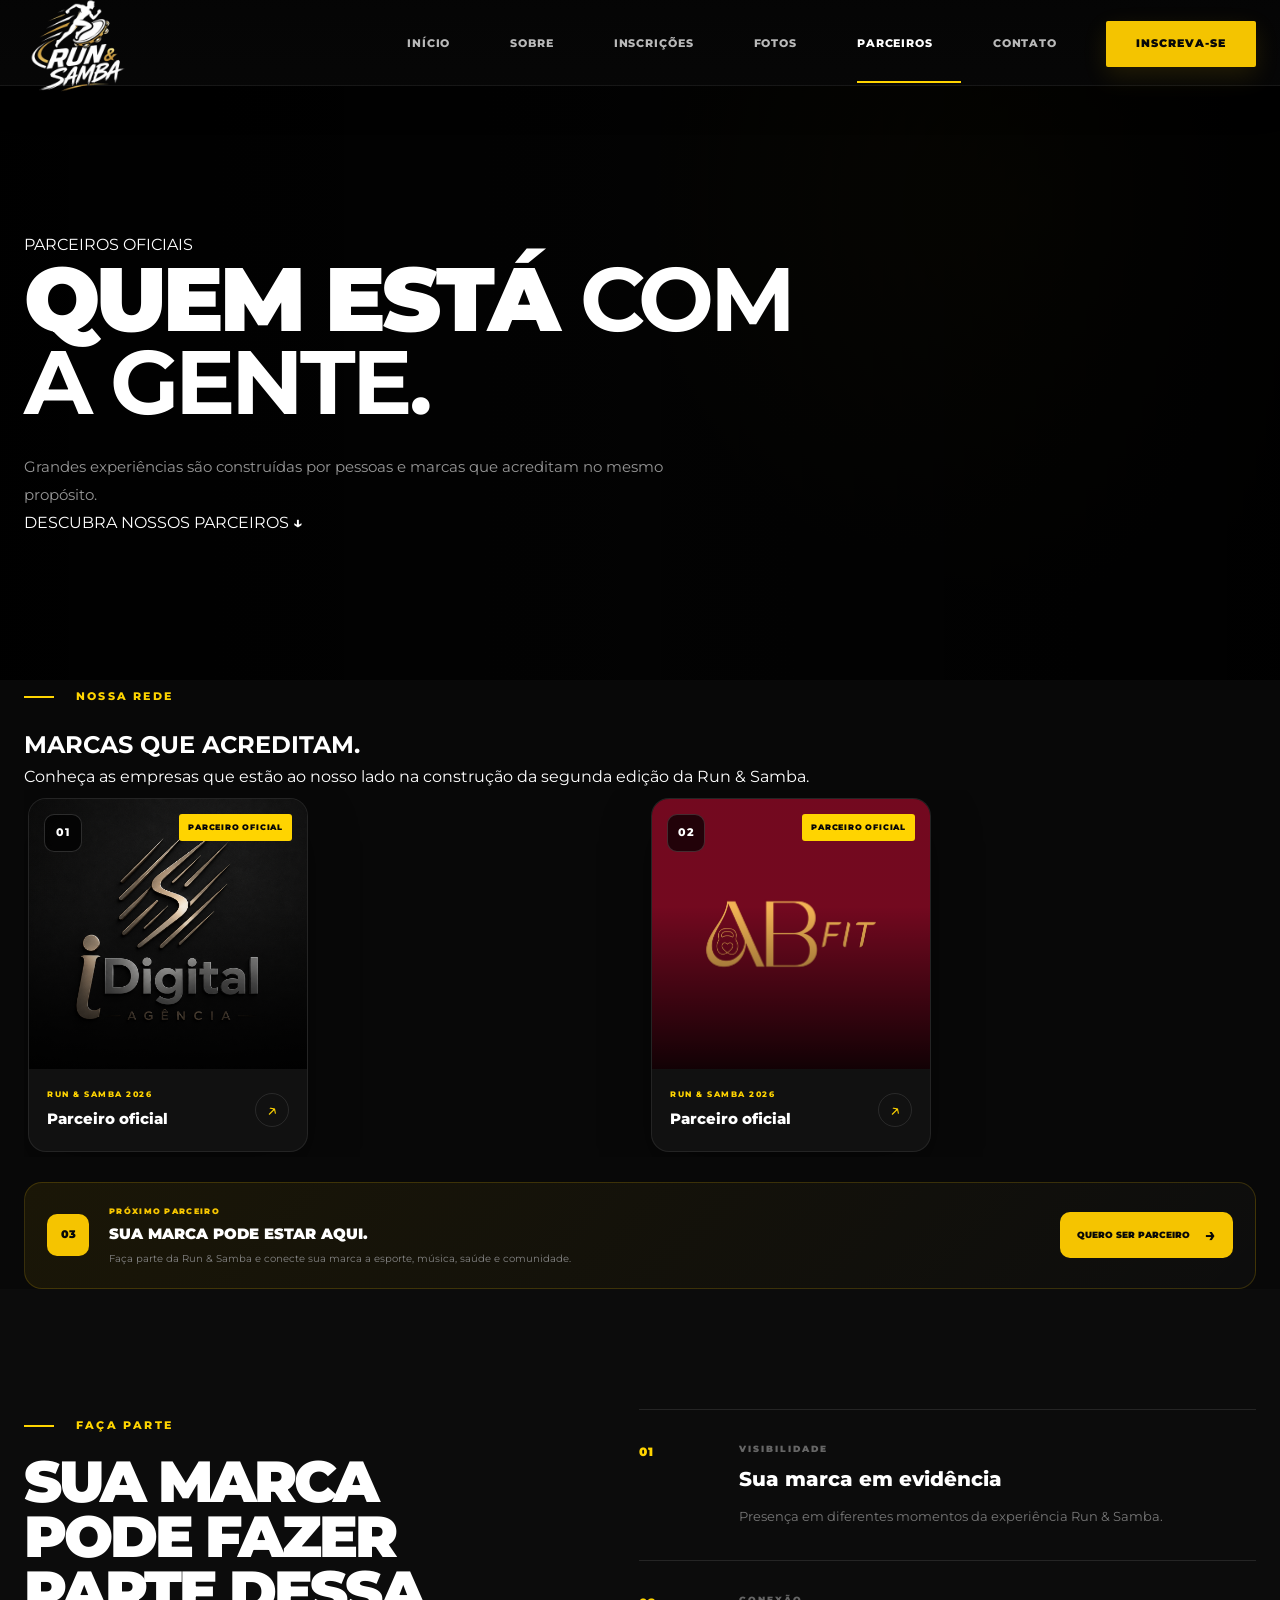
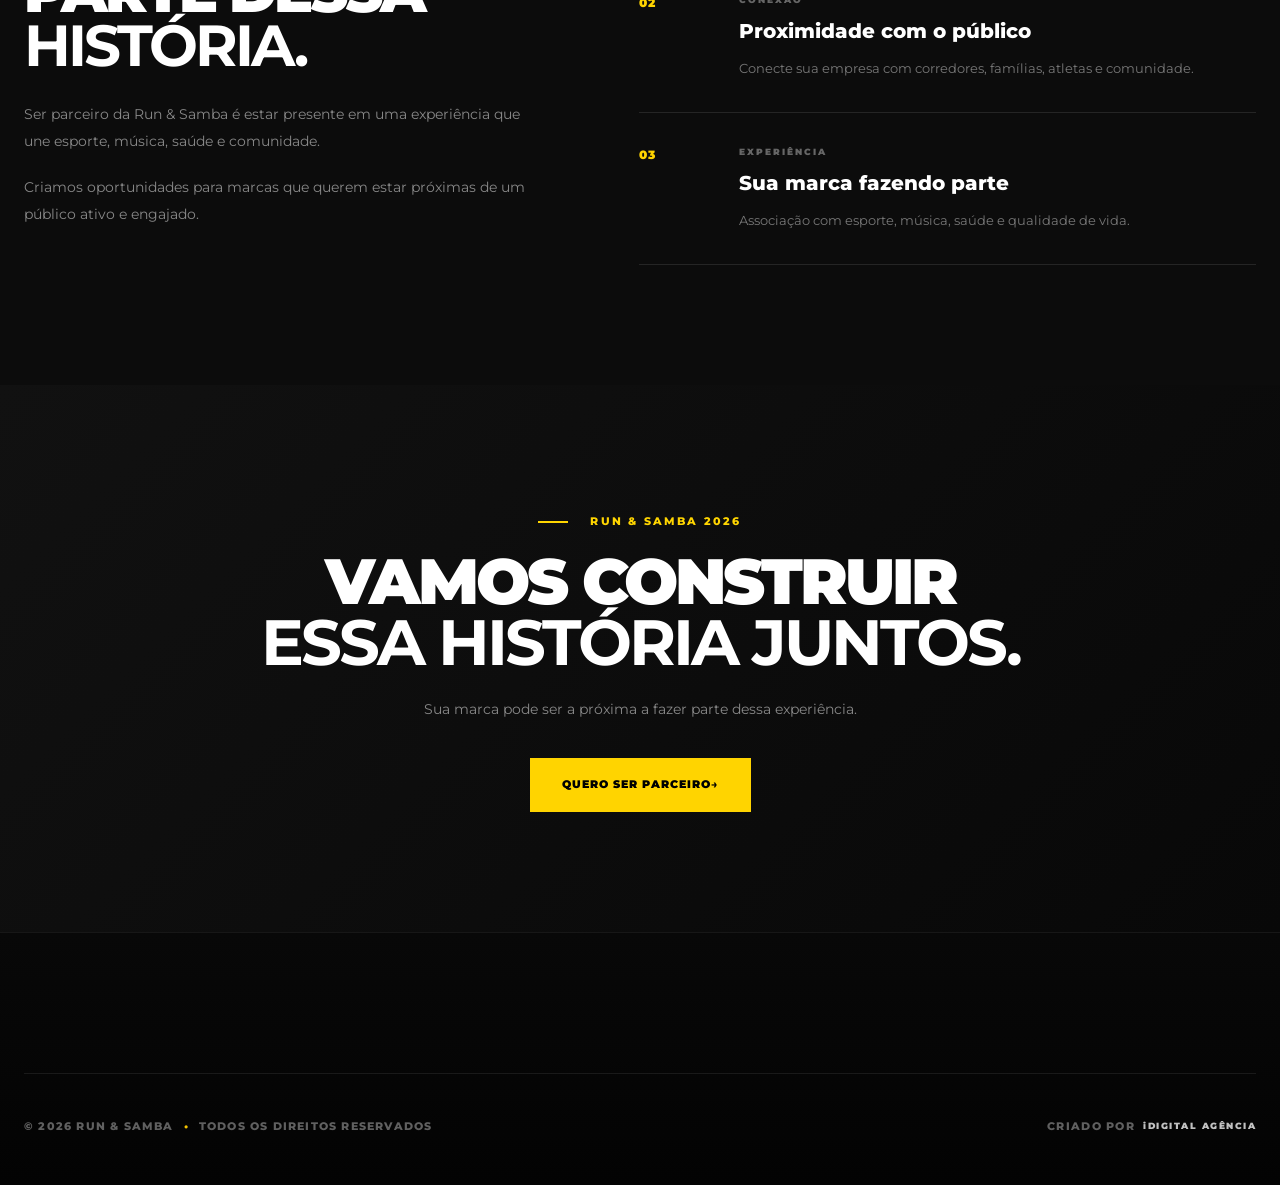
<file: parceiros.html>
﻿<!DOCTYPE html>
<html lang="pt-BR">

<head>

    <meta charset="UTF-8">

    <meta
        name="viewport"
        content="width=device-width, initial-scale=1.0"
    >

    <meta
        name="description"
        content="Conheça os parceiros oficiais da Run & Samba e faça sua marca fazer parte dessa história."
    >

    <meta
        name="theme-color"
        content="#080808"
    >

    <title>Parceiros | Run & Samba 2026</title>


    <!-- ==================================================
         GOOGLE FONTS
    ================================================== -->

    <link rel="preconnect" href="https://fonts.googleapis.com">

    <link
        rel="preconnect"
        href="https://fonts.gstatic.com"
        crossorigin
    >

    <link
        href="https://fonts.googleapis.com/css2?family=Montserrat:wght@400;500;600;700;800;900&display=swap"
        rel="stylesheet"
    >


    <!-- ==================================================
         CSS
    ================================================== -->

    <link
        rel="stylesheet"
        href="css/style.css"
    >

</head>


<body>


<!-- ==================================================
     HEADER
================================================== -->

<header class="header">

    <nav class="navbar">

        <!-- LOGO -->

        <a
            href="index.html"
            class="logo-link"
            aria-label="Run & Samba - Início"
        >

            <img
                src="img/LOGO.png"
                class="logo"
                alt="Run & Samba"
            >

        </a>


        <!-- MENU MOBILE -->

        <button
            type="button"
            class="menu-mobile"
            id="menuMobile"
            aria-label="Abrir menu"
            aria-expanded="false"
            aria-controls="mobileMenu"
        >

            <span class="menu-mobile-icon">
                <span></span>
                <span></span>
                <span></span>
            </span>

            <span class="menu-mobile-text">
                MENU
            </span>

        </button>


        <!-- MENU DESKTOP -->

        <ul class="menu">

            <li>
                <a href="index.html">
                    INÍCIO
                </a>
            </li>

            <li>
                <a href="sobre.html">
                    SOBRE
                </a>
            </li>

            <li>
                <a href="inscricoes.html">
                    INSCRIÇÕES
                </a>
            </li>

            <li>
                <a href="galeria.html">
                    FOTOS
                </a>
            </li>

            <li>
                <a
                    href="parceiros.html"
                    class="active"
                    aria-current="page"
                >
                    PARCEIROS
                </a>
            </li>

            <li>
                <a href="contato.html">
                    CONTATO
                </a>
            </li>

        </ul>


        <!-- CTA -->

        <a
            href="inscricoes.html"
            class="btn-header"
        >
            INSCREVA-SE
        </a>

    </nav>


    <!-- ==================================================
         OVERLAY MOBILE
    ================================================== -->

    <div
        class="mobile-menu-overlay"
        id="mobileMenuOverlay"
        aria-hidden="true"
    ></div>


    <!-- ==================================================
         MENU MOBILE
    ================================================== -->

    <aside
        class="mobile-menu-panel"
        id="mobileMenu"
        aria-hidden="true"
    >

        <div class="mobile-menu-header">

            <a
                href="index.html"
                class="mobile-menu-logo"
                aria-label="Run & Samba - Início"
            >

                <img
                    src="img/LOGO.png"
                    alt="Run & Samba"
                >

            </a>


            <button
                type="button"
                class="mobile-menu-close"
                id="mobileMenuClose"
                aria-label="Fechar menu"
            >
                ×
            </button>

        </div>


        <div class="mobile-menu-label">
            NAVEGAÇÃO
        </div>


        <nav
            class="mobile-menu-nav"
            aria-label="Menu principal"
        >

            <a href="index.html">
                <span>01</span>
                <strong>INÍCIO</strong>
            </a>

            <a href="sobre.html">
                <span>02</span>
                <strong>SOBRE</strong>
            </a>

            <a href="inscricoes.html">
                <span>03</span>
                <strong>INSCRIÇÕES</strong>
            </a>

            <a href="galeria.html">
                <span>04</span>
                <strong>FOTOS</strong>
            </a>

            <a
                href="parceiros.html"
                class="active"
                aria-current="page"
            >
                <span>05</span>
                <strong>PARCEIROS</strong>
            </a>

            <a href="contato.html">
                <span>06</span>
                <strong>CONTATO</strong>
            </a>

        </nav>


        <div class="mobile-menu-footer">

            <a
                href="inscricoes.html"
                class="mobile-menu-cta"
            >

                <span>
                    INSCREVA-SE
                </span>

                <span>
                    →
                </span>

            </a>

            <p>
                RUN & SAMBA 2026
            </p>

        </div>

    </aside>

</header>



<!-- ==================================================
     CONTEÚDO PRINCIPAL
================================================== -->

<main>


    <!-- ==================================================
         HERO
    ================================================== -->

    <section class="parceiros-hero">

        <div class="parceiros-hero-overlay"></div>

        <div class="container">

            <div class="parceiros-hero-content">

                <div class="parceiros-hero-label">

                    <span></span>

                    PARCEIROS OFICIAIS

                </div>


                <h1>

                    QUEM ESTÁ

                    <strong>
                        COM A GENTE.
                    </strong>

                </h1>


                <p>

                    Grandes experiências são construídas
                    por pessoas e marcas que acreditam
                    no mesmo propósito.

                </p>


                <div class="hero-scroll">

                    <span>
                        DESCUBRA NOSSOS PARCEIROS
                    </span>

                    <strong>
                        ↓
                    </strong>

                </div>

            </div>

        </div>

    </section>



    <!-- ==================================================
         PARCEIROS OFICIAIS
    ================================================== -->

    <section class="parceiros-destaque">

        <div class="container">


            <!-- CABEÇALHO -->

            <div class="parceiros-heading">

                <div>

                    <span class="section-label">
                        NOSSA REDE
                    </span>

                    <h2>

                        MARCAS QUE

                        <strong>
                            ACREDITAM.
                        </strong>

                    </h2>

                </div>


                <p>

                    Conheça as empresas que estão ao nosso
                    lado na construção da segunda edição
                    da Run & Samba.

                </p>

            </div>


            <!-- ==================================================
                 CARDS DOS PARCEIROS
            ================================================== -->

            <div class="parceiros-premium-grid">


                <!-- ==================================================
                     PARCEIRO 01
                ================================================== -->

                <article class="parceiro-premium-card">

                    <div class="parceiro-foto">

                        <img
                            src="img/logo primaria.png"
                            alt="Foto do parceiro 1 da Run & Samba"
                            loading="lazy"
                        >

                        <div class="parceiro-foto-overlay"></div>


                        <span class="parceiro-numero">
                            01
                        </span>


                        <span class="parceiro-tag">
                            PARCEIRO OFICIAL
                        </span>


                    </div>


                    <div class="parceiro-conteudo">

                        <div>

                            <span class="parceiro-categoria">
                                RUN & SAMBA 2026
                            </span>

                            <h3>
                                Parceiro oficial
                            </h3>

                        </div>


                        <span
                            class="parceiro-arrow"
                            aria-hidden="true"
                        >
                            ↗
                        </span>

                    </div>

                </article>



                <!-- ==================================================
                     PARCEIRO 02
                ================================================== -->

                <article class="parceiro-premium-card">

                    <div class="parceiro-foto">

                        <img
                            src="img/PARCEIRO2.jpg"
                            alt="Foto do parceiro 2 da Run & Samba"
                            loading="lazy"
                        >

                        <div class="parceiro-foto-overlay"></div>


                        <span class="parceiro-numero">
                            02
                        </span>


                        <span class="parceiro-tag">
                            PARCEIRO OFICIAL
                        </span>
        

                    </div>


                    <div class="parceiro-conteudo">

                        <div>

                            <span class="parceiro-categoria">
                                RUN & SAMBA 2026
                            </span>

                            <h3>
                                Parceiro oficial
                            </h3>

                        </div>


                        <span
                            class="parceiro-arrow"
                            aria-hidden="true"
                        >
                            ↗
                        </span>

                    </div>

                </article>

            </div>


            <!-- ==================================================
                 CONVITE PARA NOVOS PARCEIROS
            ================================================== -->

            <div class="parceiros-convite">

                <div class="convite-numero">
                    03
                </div>


                <div class="convite-texto">

                    <span>
                        PRÓXIMO PARCEIRO
                    </span>

                    <h3>
                        SUA MARCA PODE ESTAR AQUI.
                    </h3>

                    <p>

                        Faça parte da Run & Samba e conecte
                        sua marca a esporte, música,
                        saúde e comunidade.

                    </p>

                </div>


                <a
                    href="contato.html"
                    class="btn-convite"
                >

                    <span>
                        QUERO SER PARCEIRO
                    </span>

                    <strong>
                        →
                    </strong>

                </a>

            </div>

        </div>

    </section>



    <!-- ==================================================
         POR QUE SER PARCEIRO
    ================================================== -->

    <section class="porque-parceiro">

        <div class="container">

            <div class="porque-grid">


                <!-- TEXTO -->

                <div class="porque-texto">

                    <span class="section-label">
                        FAÇA PARTE
                    </span>


                    <h2>

                        SUA MARCA PODE
                        FAZER PARTE DESSA

                        <strong>
                            HISTÓRIA.
                        </strong>

                    </h2>


                    <p>

                        Ser parceiro da Run & Samba é estar
                        presente em uma experiência que une
                        esporte, música, saúde e comunidade.

                    </p>


                    <p>

                        Criamos oportunidades para marcas
                        que querem estar próximas de um público
                        ativo e engajado.

                    </p>

                </div>


                <!-- BENEFÍCIOS -->

                <div class="beneficios-parceiro">


                    <article class="beneficio">

                        <div class="beneficio-numero">
                            01
                        </div>

                        <div>

                            <span>
                                VISIBILIDADE
                            </span>

                            <h3>
                                Sua marca em evidência
                            </h3>

                            <p>
                                Presença em diferentes momentos
                                da experiência Run & Samba.
                            </p>

                        </div>

                    </article>


                    <article class="beneficio">

                        <div class="beneficio-numero">
                            02
                        </div>

                        <div>

                            <span>
                                CONEXÃO
                            </span>

                            <h3>
                                Proximidade com o público
                            </h3>

                            <p>
                                Conecte sua empresa com corredores,
                                famílias, atletas e comunidade.
                            </p>

                        </div>

                    </article>


                    <article class="beneficio">

                        <div class="beneficio-numero">
                            03
                        </div>

                        <div>

                            <span>
                                EXPERIÊNCIA
                            </span>

                            <h3>
                                Sua marca fazendo parte
                            </h3>

                            <p>
                                Associação com esporte, música,
                                saúde e qualidade de vida.
                            </p>

                        </div>

                    </article>

                </div>

            </div>

        </div>

    </section>



    <!-- ==================================================
         CTA FINAL
    ================================================== -->

    <section class="parceiros-cta">

        <div class="container">

            <div class="parceiros-cta-content">

                <span class="section-label">
                    RUN & SAMBA 2026
                </span>


                <h2>

                    VAMOS CONSTRUIR

                    <strong>
                        ESSA HISTÓRIA JUNTOS.
                    </strong>

                </h2>


                <p>

                    Sua marca pode ser a próxima a
                    fazer parte dessa experiência.

                </p>


                <a
                    href="contato.html"
                    class="btn-cta-parceiros"
                >

                    <span>
                        QUERO SER PARCEIRO
                    </span>

                    <strong>
                        →
                    </strong>

                </a>

            </div>

        </div>

    </section>

</main>



<!-- =========================================================
     FOOTER
========================================================= -->

<footer class="footer">

    <div class="container">

        <div class="footer-bottom">

            <p class="footer-copy">

                © 2026 RUN & SAMBA

                <span>
                    •
                </span>

                TODOS OS DIREITOS RESERVADOS

            </p>


            <p class="footer-credit">

                CRIADO POR

                <strong>
                    iDIGITAL AGÊNCIA
                </strong>

            </p>

        </div>

    </div>

</footer>

<!-- ==================================================
     JAVASCRIPT
================================================== -->

<script src="js/script.js"></script>

</body>

</html>
</file>
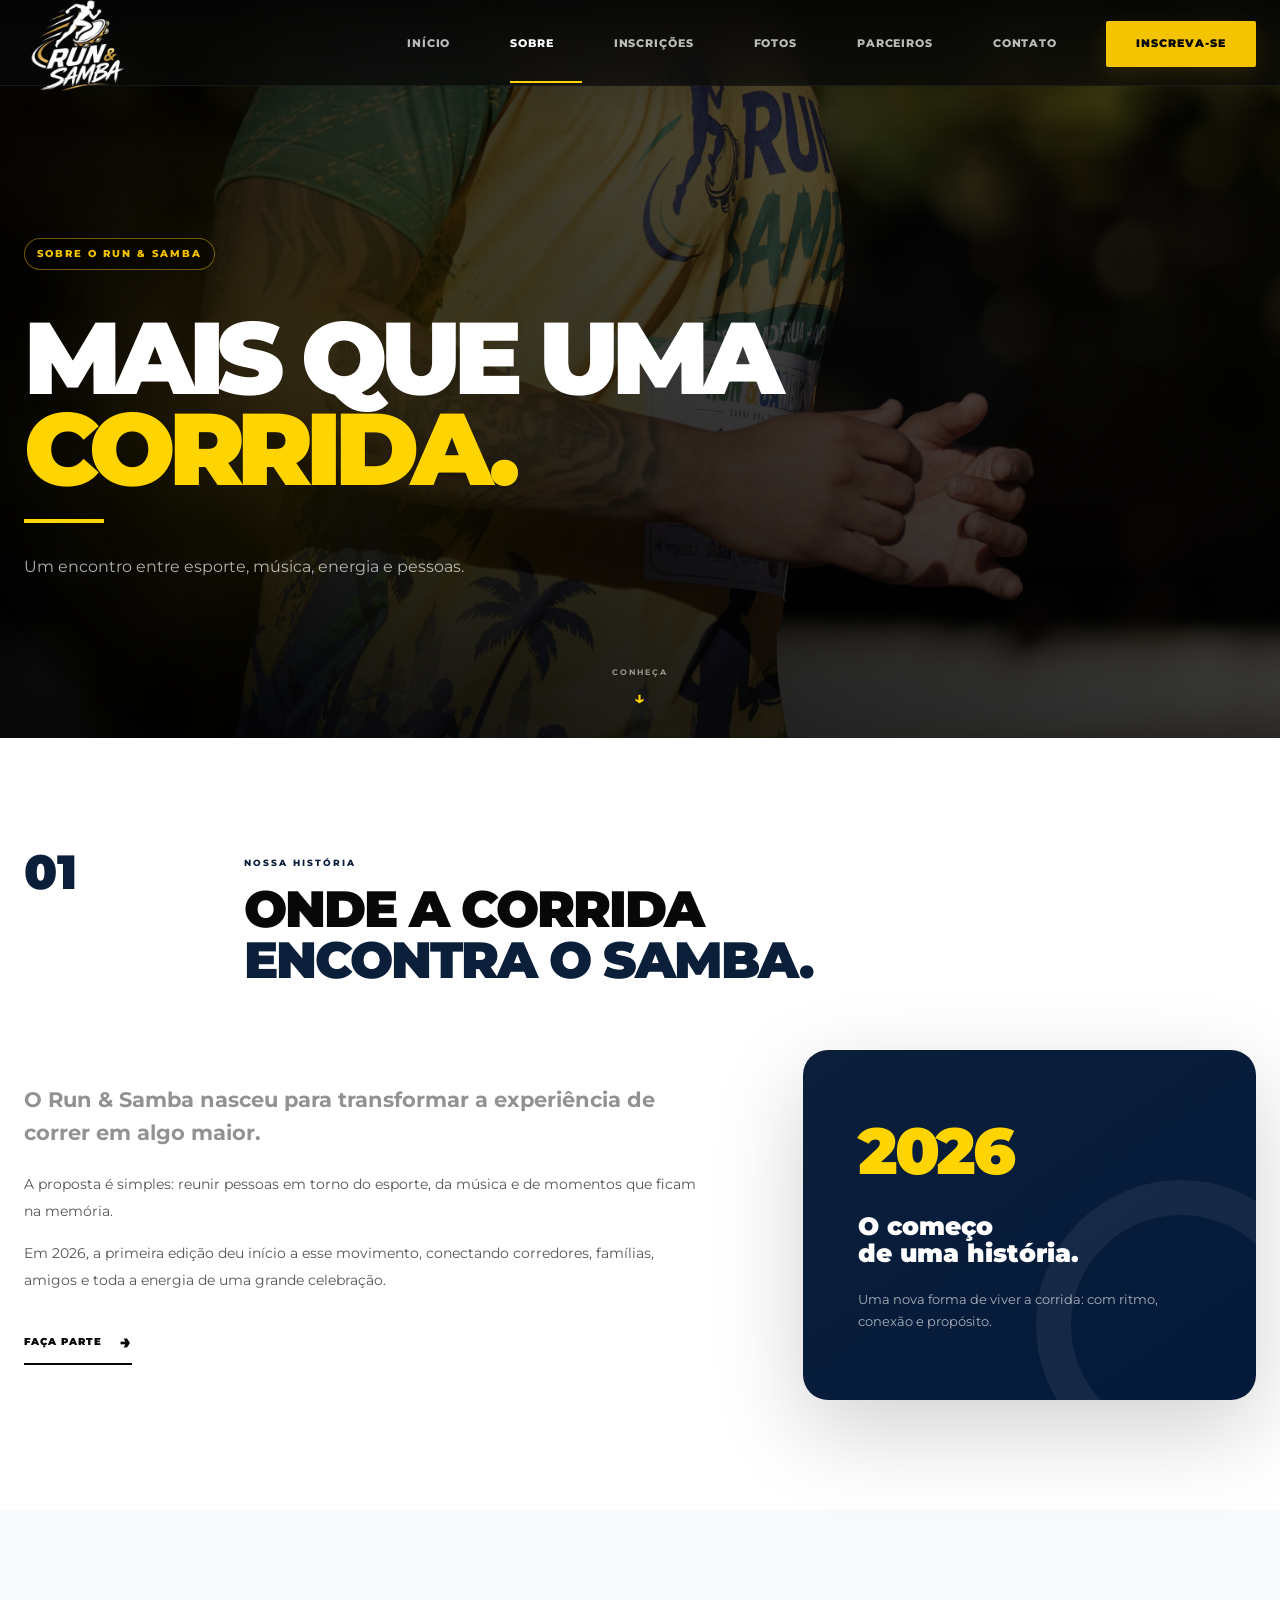
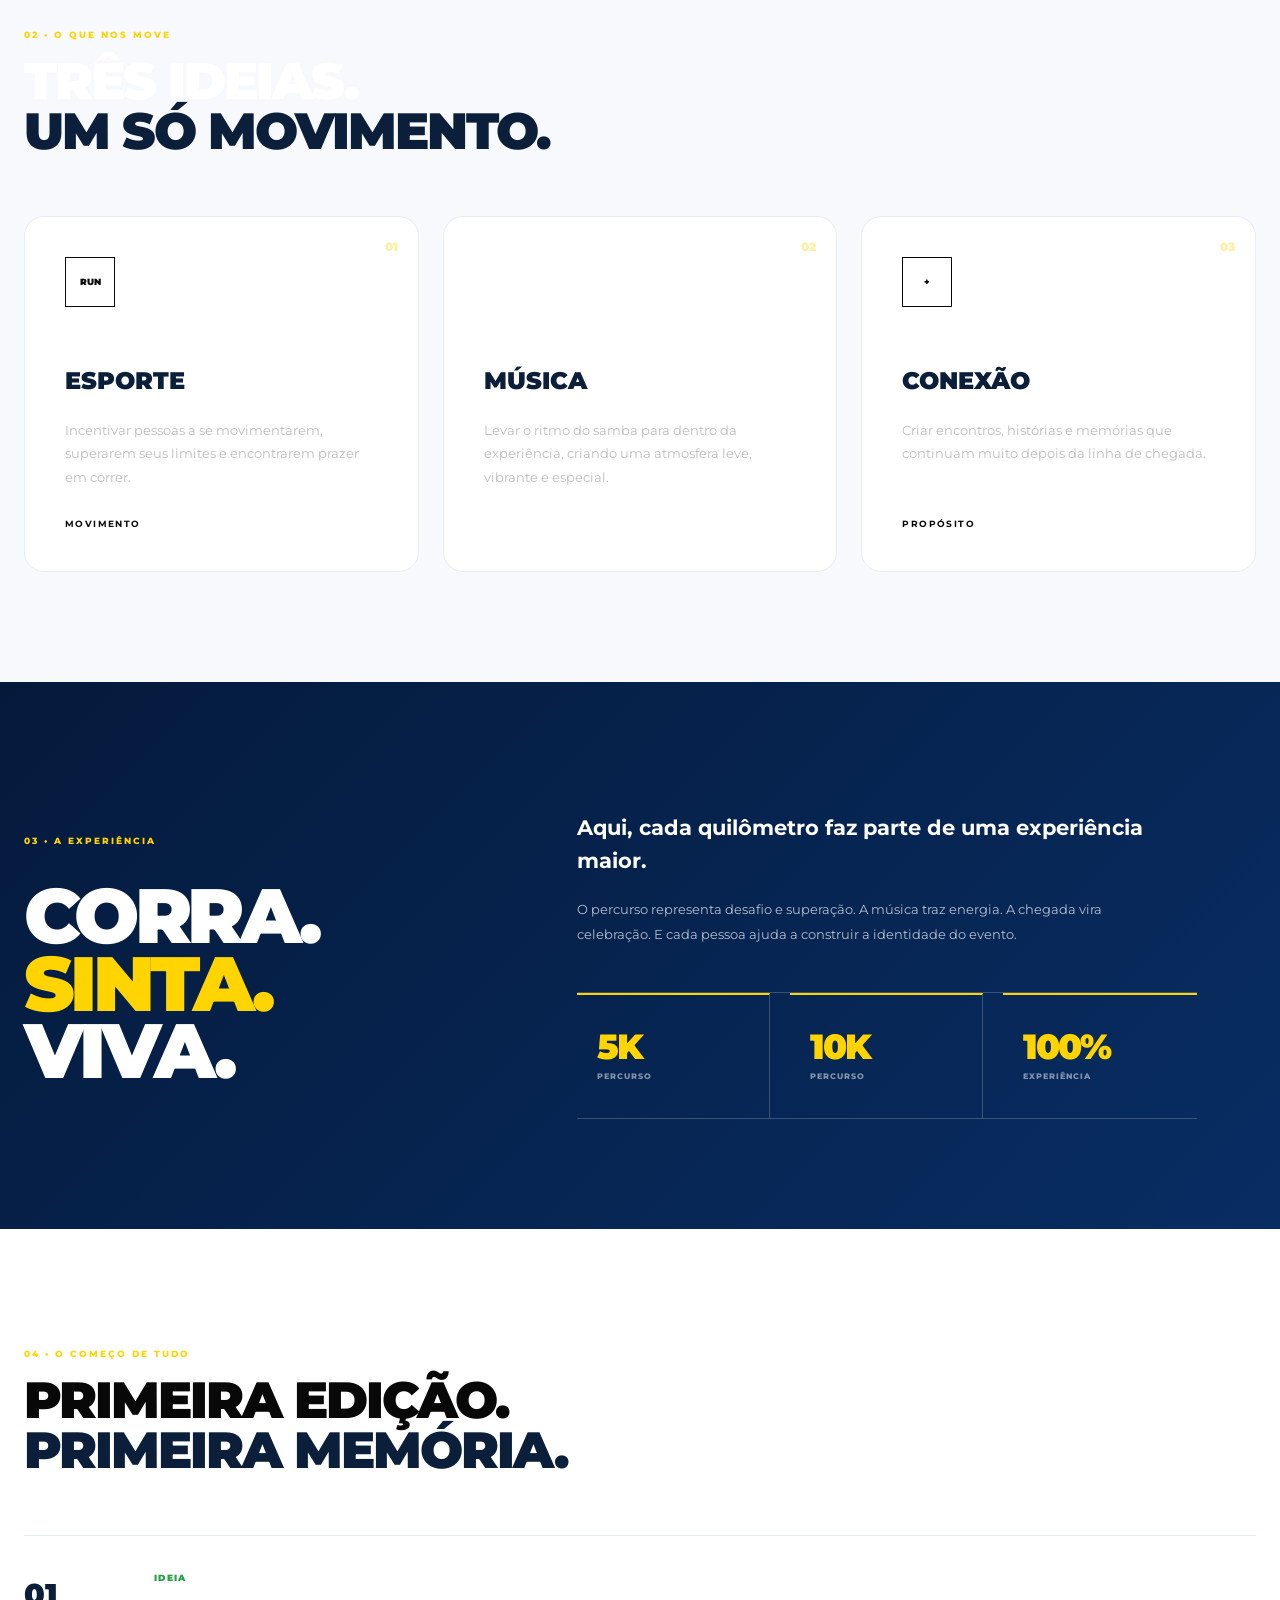
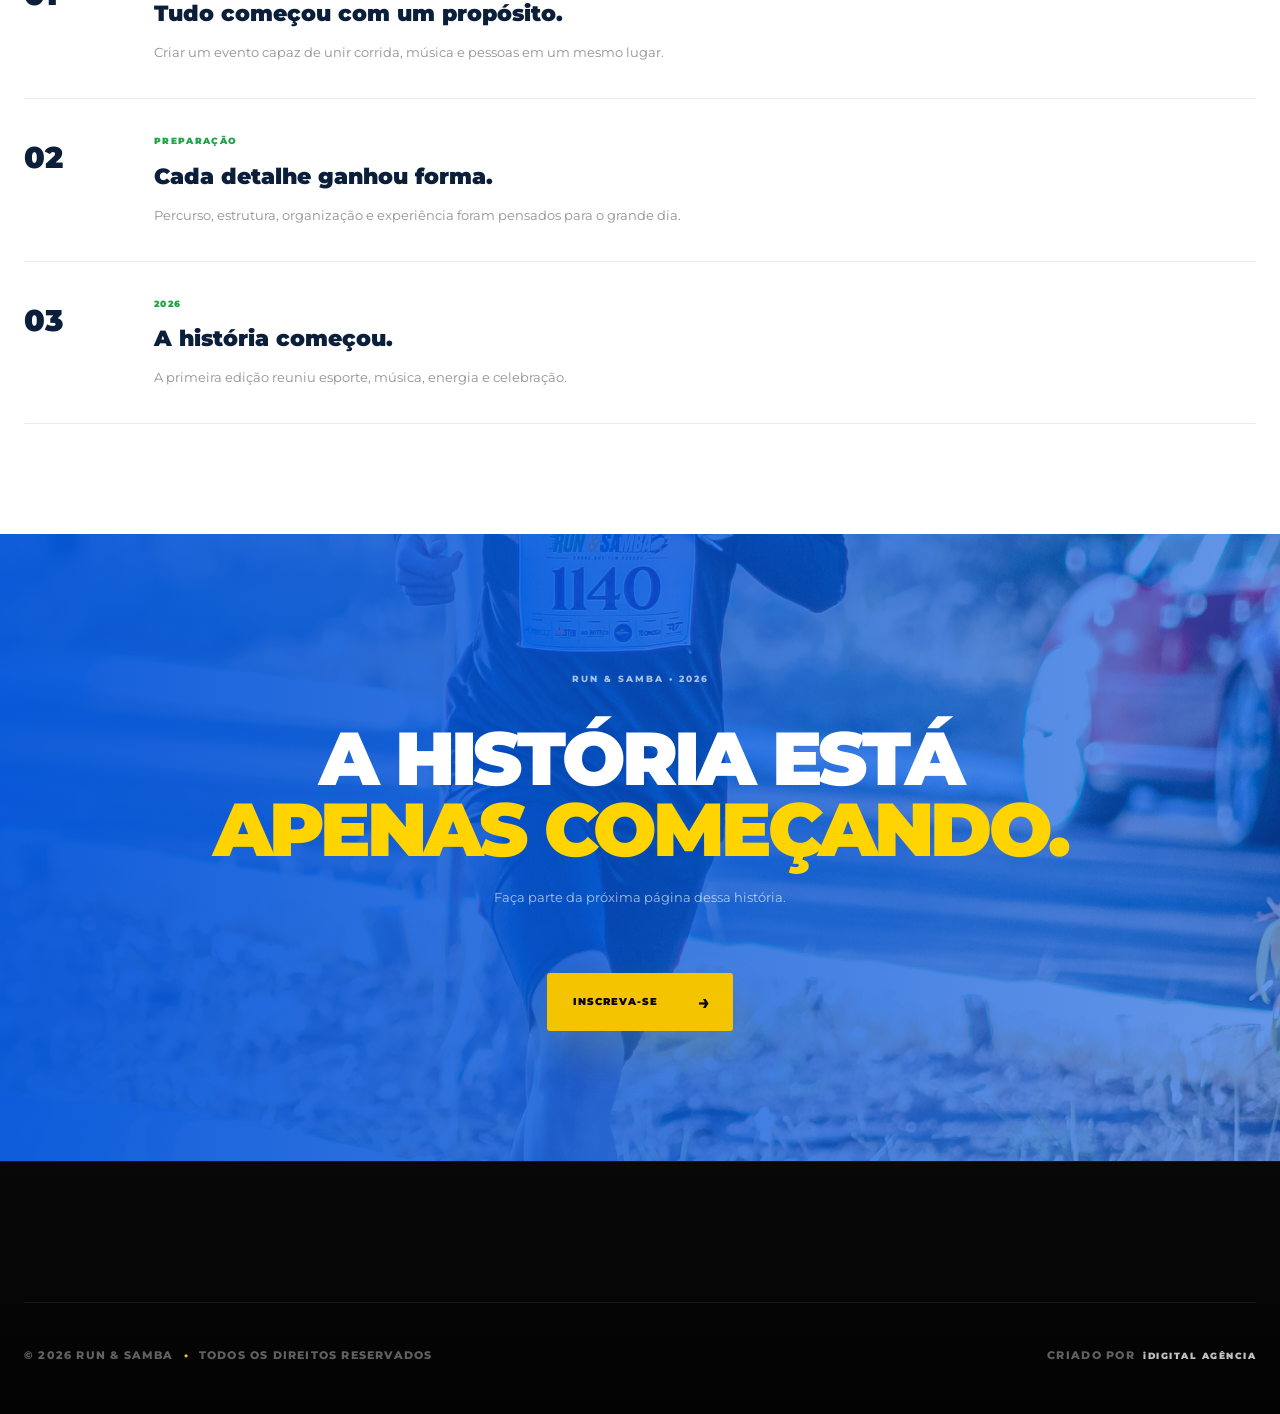
<file: sobre.html>
﻿<!DOCTYPE html>
<html lang="pt-BR">

<head>

    <meta charset="UTF-8">

    <meta
        name="viewport"
        content="width=device-width, initial-scale=1.0"
    >

    <meta
        name="description"
        content="Conheça a história, o propósito e a experiência do Run & Samba."
    >

    <meta
        name="theme-color"
        content="#080808"
    >

    <title>Sobre | Run & Samba</title>


    <!-- =====================================================
         GOOGLE FONTS
    ====================================================== -->

    <link rel="preconnect" href="https://fonts.googleapis.com">

    <link
        rel="preconnect"
        href="https://fonts.gstatic.com"
        crossorigin
    >

    <link
        href="https://fonts.googleapis.com/css2?family=Montserrat:wght@400;500;600;700;800;900&display=swap"
        rel="stylesheet"
    >


    <!-- =====================================================
         CSS
    ====================================================== -->

    <link
        rel="stylesheet"
        href="css/style.css"
    >

</head>


<body>


<!-- =========================================================
     HEADER
========================================================= -->

<header class="header">

    <nav class="navbar container">


        <!-- LOGO -->

        <a
            href="index.html"
            class="logo-link"
            aria-label="Run & Samba - Início"
        >

            <img
                src="img/LOGO.png"
                alt="Run & Samba"
                class="logo"
            >

        </a>


        <!-- MENU DESKTOP -->

        <ul class="menu">

            <li>
                <a href="index.html">
                    INÍCIO
                </a>
            </li>

            <li>
                <a
                    href="sobre.html"
                    class="active"
                    aria-current="page"
                >
                    SOBRE
                </a>
            </li>

            <li>
                <a href="inscricoes.html">
                    INSCRIÇÕES
                </a>
            </li>

            <li>
                <a href="galeria.html">
                    FOTOS
                </a>
            </li>

            <li>
                <a href="parceiros.html">
                    PARCEIROS
                </a>
            </li>

            <li>
                <a href="contato.html">
                    CONTATO
                </a>
            </li>

        </ul>


        <!-- CTA -->

        <a
            href="inscricoes.html"
            class="btn-header"
        >
            INSCREVA-SE
        </a>


        <!-- MENU MOBILE -->

        <button
            class="menu-mobile"
            id="menuMobile"
            type="button"
            aria-label="Abrir menu"
            aria-expanded="false"
            aria-controls="mobileMenu"
        >

            <span class="menu-mobile-icon">

                <span></span>
                <span></span>
                <span></span>

            </span>

            <span class="menu-mobile-text">
                MENU
            </span>

        </button>

    </nav>


    <!-- OVERLAY -->

    <div
        class="mobile-menu-overlay"
        id="mobileMenuOverlay"
        aria-hidden="true"
    ></div>


    <!-- MENU MOBILE -->

    <aside
        class="mobile-menu-panel"
        id="mobileMenu"
        aria-hidden="true"
    >

        <div class="mobile-menu-header">

            <a
                href="index.html"
                class="mobile-menu-logo"
                aria-label="Run & Samba - Início"
            >

                <img
                    src="img/LOGO.png"
                    alt="Run & Samba"
                >

            </a>


            <button
                type="button"
                class="mobile-menu-close"
                id="mobileMenuClose"
                aria-label="Fechar menu"
            >
                ×
            </button>

        </div>


        <div class="mobile-menu-label">
            NAVEGAÇÃO
        </div>


        <nav
            class="mobile-menu-nav"
            aria-label="Menu principal"
        >

            <a href="index.html">
                <span>01</span>
                <strong>INÍCIO</strong>
            </a>

            <a
                href="sobre.html"
                class="mobile-active"
            >
                <span>02</span>
                <strong>SOBRE</strong>
            </a>

            <a href="inscricoes.html">
                <span>03</span>
                <strong>INSCRIÇÕES</strong>
            </a>

            <a href="galeria.html">
                <span>04</span>
                <strong>FOTOS</strong>
            </a>

            <a href="parceiros.html">
                <span>05</span>
                <strong>PARCEIROS</strong>
            </a>

            <a href="contato.html">
                <span>06</span>
                <strong>CONTATO</strong>
            </a>

        </nav>


        <div class="mobile-menu-footer">

            <a
                href="inscricoes.html"
                class="mobile-menu-cta"
            >

                INSCREVA-SE

                <span>
                    →
                </span>

            </a>


            <p>
                RUN & SAMBA 2026
            </p>

        </div>

    </aside>

</header>



<main>


<!-- =========================================================
     HERO SOBRE
========================================================= -->

<section class="about-hero">

    <div class="about-hero-bg"></div>

    <div class="about-hero-overlay"></div>

    <div class="about-hero-glow"></div>


    <div class="container about-hero-content">

        <span class="home-eyebrow">
            SOBRE O RUN & SAMBA
        </span>


        <h1>

            MAIS QUE UMA

            <span>
                CORRIDA.
            </span>

        </h1>


        <div class="about-hero-line"></div>


        <p>
            Um encontro entre esporte, música,
            energia e pessoas.
        </p>

    </div>


    <a
        href="#historia"
        class="about-scroll"
        aria-label="Conheça nossa história"
    >

        <span>
            CONHEÇA
        </span>

        <strong>
            ↓
        </strong>

    </a>

</section>



<!-- =========================================================
     HISTÓRIA
========================================================= -->

<section
    class="about-story"
    id="historia"
>

    <div class="container">


        <div class="about-story-heading">

            <div class="about-number">
                01
            </div>

            <div>

                <span class="home-section-label">
                    NOSSA HISTÓRIA
                </span>

                <h2>

                    ONDE A CORRIDA

                    <span>
                        ENCONTRA O SAMBA.
                    </span>

                </h2>

            </div>

        </div>


        <div class="about-story-grid">


            <div class="about-story-copy">

                <p class="about-lead">

                    O Run & Samba nasceu para
                    transformar a experiência de
                    correr em algo maior.

                </p>


                <p>

                    A proposta é simples: reunir pessoas
                    em torno do esporte, da música e de
                    momentos que ficam na memória.

                </p>


                <p>

                    Em 2026, a primeira edição deu início
                    a esse movimento, conectando corredores,
                    famílias, amigos e toda a energia de
                    uma grande celebração.

                </p>


                <a
                    href="inscricoes.html"
                    class="about-text-button"
                >

                    FAÇA PARTE

                    <span>
                        →
                    </span>

                </a>

            </div>


            <div class="about-story-highlight">

                <span>
                    2026
                </span>

                <strong>

                    O começo
                    <br>
                    de uma história.

                </strong>


                <p>

                    Uma nova forma de viver
                    a corrida: com ritmo,
                    conexão e propósito.

                </p>

            </div>

        </div>

    </div>

</section>



<!-- =========================================================
     PROPÓSITO
========================================================= -->

<section class="about-purpose">

    <div class="container">


        <div class="about-section-heading">

            <span class="home-section-label">
                02 • O QUE NOS MOVE
            </span>


            <h2>

                TRÊS IDEIAS.

                <span>
                    UM SÓ MOVIMENTO.
                </span>

            </h2>

        </div>


        <div class="about-values">


            <!-- ESPORTE -->

            <article class="about-value">

                <span class="about-value-number">
                    01
                </span>


                <div class="about-value-icon">
                    RUN
                </div>


                <h3>
                    ESPORTE
                </h3>


                <p>

                    Incentivar pessoas a se
                    movimentarem, superarem
                    seus limites e encontrarem
                    prazer em correr.

                </p>


                <strong>
                    MOVIMENTO
                </strong>

            </article>



            <!-- MÚSICA -->

            <article class="about-value about-value-dark">

                <span class="about-value-number">
                    02
                </span>


                <div class="about-value-icon">
                    ♪
                </div>


                <h3>
                    MÚSICA
                </h3>


                <p>

                    Levar o ritmo do samba para
                    dentro da experiência, criando
                    uma atmosfera leve, vibrante
                    e especial.

                </p>


                <strong>
                    RITMO
                </strong>

            </article>



            <!-- CONEXÃO -->

            <article class="about-value about-value-yellow">

                <span class="about-value-number">
                    03
                </span>


                <div class="about-value-icon">
                    +
                </div>


                <h3>
                    CONEXÃO
                </h3>


                <p>

                    Criar encontros, histórias e
                    memórias que continuam muito
                    depois da linha de chegada.

                </p>


                <strong>
                    PROPÓSITO
                </strong>

            </article>

        </div>

    </div>

</section>



<!-- =========================================================
     EXPERIÊNCIA
========================================================= -->

<section class="about-experience">

    <div class="container about-experience-grid">


        <div class="about-experience-title">

            <span class="home-section-label">
                03 • A EXPERIÊNCIA
            </span>


            <h2>

                CORRA.

                <span>
                    SINTA.
                </span>

                VIVA.

            </h2>

        </div>


        <div class="about-experience-text">

            <p class="about-lead">

                Aqui, cada quilômetro faz parte
                de uma experiência maior.

            </p>


            <p>

                O percurso representa desafio
                e superação. A música traz energia.
                A chegada vira celebração. E cada
                pessoa ajuda a construir a identidade
                do evento.

            </p>


            <div class="about-stats">


                <div class="about-stat">

                    <strong>
                        5K
                    </strong>

                    <span>
                        PERCURSO
                    </span>

                </div>


                <div class="about-stat">

                    <strong>
                        10K
                    </strong>

                    <span>
                        PERCURSO
                    </span>

                </div>


                <div class="about-stat">

                    <strong>
                        100%
                    </strong>

                    <span>
                        EXPERIÊNCIA
                    </span>

                </div>

            </div>

        </div>

    </div>

</section>



<!-- =========================================================
     PRIMEIRA EDIÇÃO
========================================================= -->

<section class="about-first">

    <div class="container">


        <div class="about-section-heading">

            <span class="home-section-label">
                04 • O COMEÇO DE TUDO
            </span>


            <h2>

                PRIMEIRA EDIÇÃO.

                <span>
                    PRIMEIRA MEMÓRIA.
                </span>

            </h2>

        </div>


        <div class="about-timeline">


            <article class="about-timeline-item">

                <div class="about-timeline-number">
                    01
                </div>


                <div>

                    <small>
                        IDEIA
                    </small>

                    <h3>
                        Tudo começou com um propósito.
                    </h3>

                    <p>

                        Criar um evento capaz de unir
                        corrida, música e pessoas em
                        um mesmo lugar.

                    </p>

                </div>

            </article>



            <article class="about-timeline-item">

                <div class="about-timeline-number">
                    02
                </div>


                <div>

                    <small>
                        PREPARAÇÃO
                    </small>

                    <h3>
                        Cada detalhe ganhou forma.
                    </h3>

                    <p>

                        Percurso, estrutura, organização
                        e experiência foram pensados
                        para o grande dia.

                    </p>

                </div>

            </article>



            <article class="about-timeline-item">

                <div class="about-timeline-number">
                    03
                </div>


                <div>

                    <small>
                        2026
                    </small>

                    <h3>
                        A história começou.
                    </h3>

                    <p>

                        A primeira edição reuniu esporte,
                        música, energia e celebração.

                    </p>

                </div>

            </article>

        </div>

    </div>

</section>



<!-- =========================================================
     CTA
========================================================= -->

<section class="about-cta">

    <div class="about-cta-bg"></div>

    <div class="about-cta-overlay"></div>


    <div class="container about-cta-content">

        <span class="home-section-label">
            RUN & SAMBA • 2026
        </span>


        <h2>

            A HISTÓRIA ESTÁ

            <span>
                APENAS COMEÇANDO.
            </span>

        </h2>


        <p>
            Faça parte da próxima página dessa história.
        </p>


        <a
            href="inscricoes.html"
            class="home-final-button"
        >

            INSCREVA-SE

            <strong>
                →
            </strong>

        </a>

    </div>

</section>


</main>



<!-- =========================================================
     FOOTER
========================================================= -->

<footer class="footer">

    <div class="container">

        <div class="footer-bottom">

            <p class="footer-copy">

                © 2026 RUN & SAMBA

                <span>
                    •
                </span>

                TODOS OS DIREITOS RESERVADOS

            </p>


            <p class="footer-credit">

                CRIADO POR

                <strong>
                    iDIGITAL AGÊNCIA
                </strong>

            </p>

        </div>

    </div>

</footer>

<!-- =========================================================
     JAVASCRIPT
========================================================= -->

<script
    src="js/main.js"
    defer
></script>

</body>

</html>
</file>
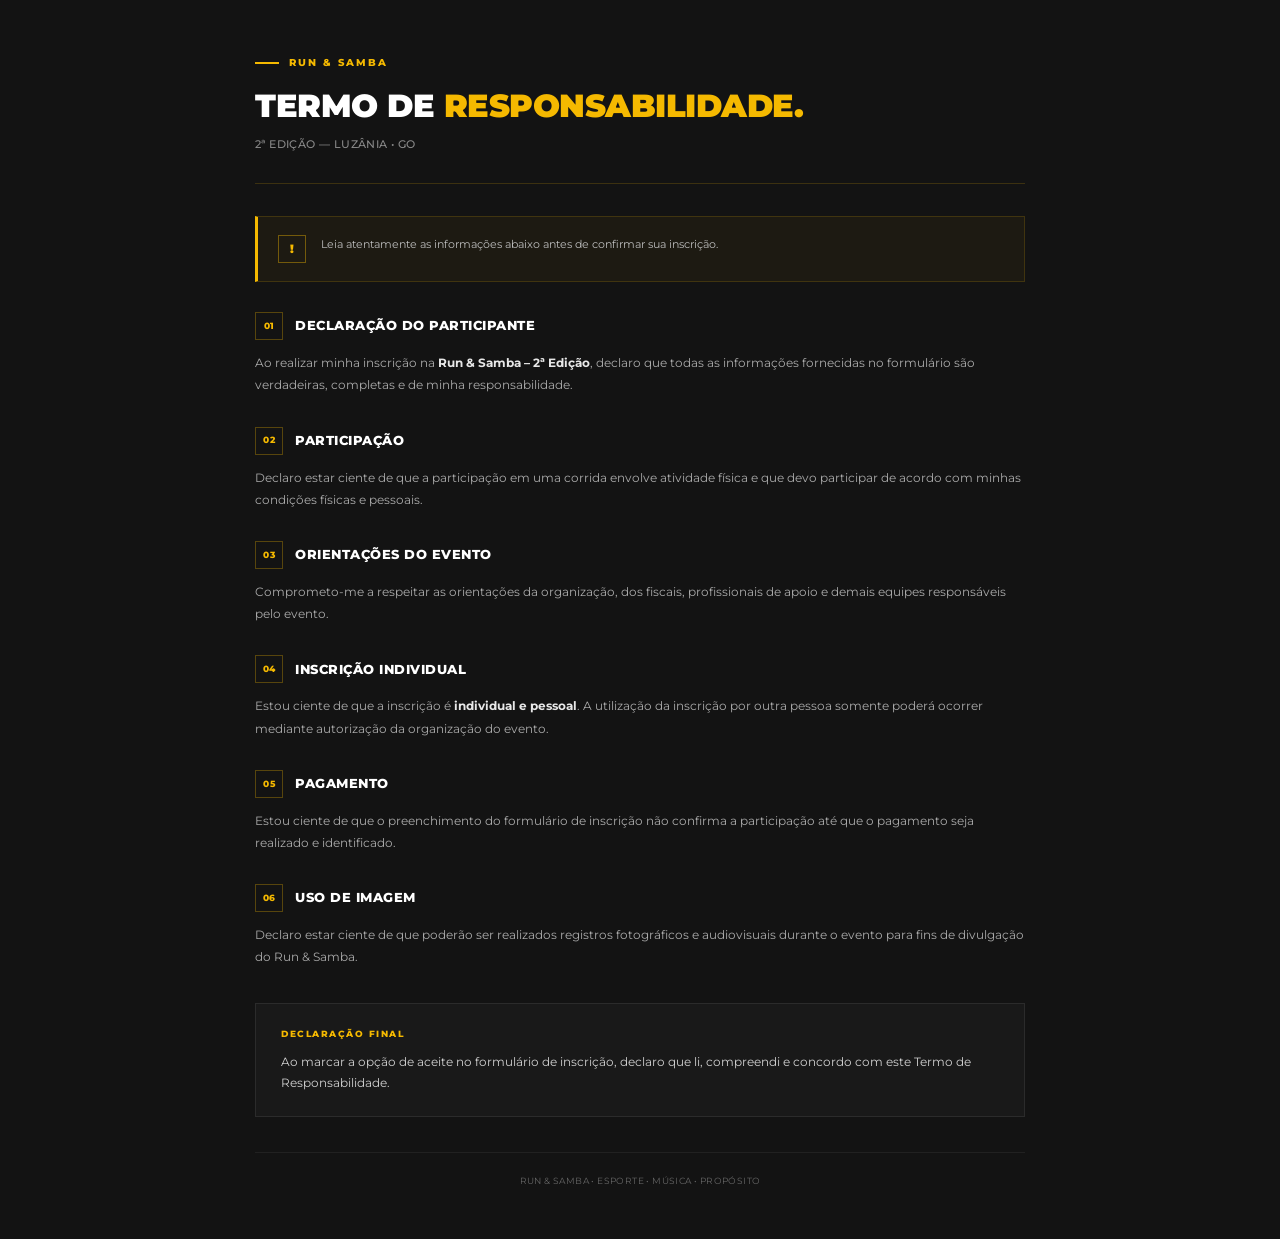
<file: termo.html>
﻿<!DOCTYPE html>
<html lang="pt-BR">

<head>

    <meta charset="UTF-8">

    <meta
        name="viewport"
        content="width=device-width, initial-scale=1.0"
    >

    <title>Termo de Responsabilidade | Run & Samba</title>


    <!-- GOOGLE FONT -->

    <link
        rel="preconnect"
        href="https://fonts.googleapis.com"
    >

    <link
        rel="preconnect"
        href="https://fonts.gstatic.com"
        crossorigin
    >

    <link
        href="https://fonts.googleapis.com/css2?family=Montserrat:wght@400;500;600;700;800;900&display=swap"
        rel="stylesheet"
    >


    <style>

        /* ==================================================
           BASE
        ================================================== */

        * {

            box-sizing: border-box;

            margin: 0;

            padding: 0;

        }


        html {

            scroll-behavior: smooth;

        }


        body {

            font-family:
                "Montserrat",
                sans-serif;

            background:
                rgba(10, 10, 10, .96);

            color:
                #d5d5d5;

            line-height: 1.8;

        }


        /* ==================================================
           CONTAINER
        ================================================== */

        .termo-container {

            width: min(
                850px,
                100%
            );

            margin: auto;

            padding:
                45px 40px 50px;

        }


        /* ==================================================
           CABEÇALHO
        ================================================== */

        .termo-topo {

            padding-bottom: 28px;

            margin-bottom: 32px;

            border-bottom:
                1px solid
                rgba(245,185,0,.18);

        }


        .marca {

            display: inline-flex;

            align-items: center;

            gap: 10px;

            margin-bottom: 15px;

            color:
                #f5b900;

            font-size: 10px;

            font-weight: 800;

            letter-spacing: 2px;

        }


        .marca::before {

            content: "";

            display: block;

            width: 24px;

            height: 2px;

            background:
                #f5b900;

        }


        .termo-topo h1 {

            color:
                #ffffff;

            font-size:
                clamp(
                    22px,
                    4vw,
                    32px
                );

            font-weight: 900;

            line-height: 1.2;

            letter-spacing: -.5px;

        }


        .termo-topo h1 span {

            color:
                #f5b900;

        }


        .subtitulo {

            margin-top: 10px;

            color:
                #888;

            font-size: 11px;

            font-weight: 500;

            letter-spacing: .4px;

        }


        /* ==================================================
           AVISO
        ================================================== */

        .aviso-termo {

            display: flex;

            gap: 15px;

            padding: 18px 20px;

            margin-bottom: 30px;

            background:
                rgba(245,185,0,.045);

            border:
                1px solid
                rgba(245,185,0,.16);

            border-left:
                3px solid
                #f5b900;

        }


        .aviso-icon {

            flex-shrink: 0;

            width: 28px;

            height: 28px;

            display: flex;

            align-items: center;

            justify-content: center;

            border:
                1px solid
                rgba(245,185,0,.4);

            color:
                #f5b900;

            font-size: 12px;

            font-weight: 900;

        }


        .aviso-termo p {

            color:
                #bcbcbc;

            font-size: 11px;

            line-height: 1.7;

        }


        /* ==================================================
           SEÇÕES
        ================================================== */

        .termo-secao {

            margin-bottom: 30px;

        }


        .termo-secao h2 {

            display: flex;

            align-items: center;

            gap: 12px;

            margin-bottom: 12px;

            color:
                #ffffff;

            font-size: 13px;

            font-weight: 800;

            letter-spacing: .5px;

        }


        .numero {

            display: inline-flex;

            align-items: center;

            justify-content: center;

            width: 28px;

            height: 28px;

            border:
                1px solid
                rgba(245,185,0,.3);

            color:
                #f5b900;

            font-size: 9px;

            font-weight: 800;

        }


        .termo-secao p {

            color:
                #aaa;

            font-size: 12px;

            line-height: 1.85;

        }


        .termo-secao strong {

            color:
                #e8e8e8;

            font-weight: 700;

        }


        /* ==================================================
           LISTA
        ================================================== */

        .termo-lista {

            list-style: none;

            margin-top: 12px;

        }


        .termo-lista li {

            position: relative;

            padding:
                7px 0 7px 20px;

            color:
                #aaa;

            font-size: 12px;

        }


        .termo-lista li::before {

            content: "";

            position: absolute;

            left: 0;

            top: 17px;

            width: 5px;

            height: 5px;

            background:
                #f5b900;

        }


        /* ==================================================
           DESTAQUE FINAL
        ================================================== */

        .aceite-final {

            margin-top: 35px;

            padding: 22px 25px;

            background:
                rgba(255,255,255,.025);

            border:
                1px solid
                rgba(255,255,255,.08);

        }


        .aceite-final span {

            display: block;

            margin-bottom: 8px;

            color:
                #f5b900;

            font-size: 9px;

            font-weight: 800;

            letter-spacing: 1.5px;

        }


        .aceite-final p {

            color:
                #d0d0d0;

            font-size: 12px;

            line-height: 1.8;

        }


        /* ==================================================
           RODAPÉ
        ================================================== */

        .termo-footer {

            margin-top: 35px;

            padding-top: 20px;

            border-top:
                1px solid
                rgba(255,255,255,.06);

            text-align: center;

        }


        .termo-footer p {

            color:
                #666;

            font-size: 9px;

            letter-spacing: .4px;

        }


        /* ==================================================
           SCROLLBAR
        ================================================== */

        ::-webkit-scrollbar {

            width: 6px;

        }


        ::-webkit-scrollbar-track {

            background:
                #0a0a0a;

        }


        ::-webkit-scrollbar-thumb {

            background:
                rgba(245,185,0,.45);

        }


        ::-webkit-scrollbar-thumb:hover {

            background:
                #f5b900;

        }


        /* ==================================================
           MOBILE
        ================================================== */

        @media (max-width: 600px) {

            .termo-container {

                padding:
                    30px 22px 35px;

            }


            .termo-topo {

                margin-bottom: 25px;

            }


            .termo-secao {

                margin-bottom: 25px;

            }


            .termo-secao p,
            .termo-lista li {

                font-size: 11px;

            }


            .aviso-termo {

                padding: 15px;

            }

        }

    </style>

</head>


<body>


    <main class="termo-container">


        <!-- ==================================================
             CABEÇALHO
        ================================================== -->

        <header class="termo-topo">

            <span class="marca">
                RUN & SAMBA
            </span>

            <h1>
                TERMO DE
                <span>RESPONSABILIDADE.</span>
            </h1>

            <p class="subtitulo">
                2ª EDIÇÃO — LUZÂNIA • GO
            </p>

        </header>



        <!-- ==================================================
             AVISO
        ================================================== -->

        <div class="aviso-termo">

            <span class="aviso-icon">
                !
            </span>

            <p>
                Leia atentamente as informações abaixo
                antes de confirmar sua inscrição.
            </p>

        </div>



        <!-- ==================================================
             01
        ================================================== -->

        <section class="termo-secao">

            <h2>

                <span class="numero">
                    01
                </span>

                DECLARAÇÃO DO PARTICIPANTE

            </h2>

            <p>

                Ao realizar minha inscrição na
                <strong>Run & Samba – 2ª Edição</strong>,
                declaro que todas as informações fornecidas
                no formulário são verdadeiras, completas e
                de minha responsabilidade.

            </p>

        </section>



        <!-- ==================================================
             02
        ================================================== -->

        <section class="termo-secao">

            <h2>

                <span class="numero">
                    02
                </span>

                PARTICIPAÇÃO

            </h2>

            <p>

                Declaro estar ciente de que a participação
                em uma corrida envolve atividade física e
                que devo participar de acordo com minhas
                condições físicas e pessoais.

            </p>

        </section>



        <!-- ==================================================
             03
        ================================================== -->

        <section class="termo-secao">

            <h2>

                <span class="numero">
                    03
                </span>

                ORIENTAÇÕES DO EVENTO

            </h2>

            <p>

                Comprometo-me a respeitar as orientações
                da organização, dos fiscais, profissionais
                de apoio e demais equipes responsáveis pelo
                evento.

            </p>

        </section>



        <!-- ==================================================
             04
        ================================================== -->

        <section class="termo-secao">

            <h2>

                <span class="numero">
                    04
                </span>

                INSCRIÇÃO INDIVIDUAL

            </h2>

            <p>

                Estou ciente de que a inscrição é
                <strong>individual e pessoal</strong>.
                A utilização da inscrição por outra pessoa
                somente poderá ocorrer mediante autorização
                da organização do evento.

            </p>

        </section>



        <!-- ==================================================
             05
        ================================================== -->

        <section class="termo-secao">

            <h2>

                <span class="numero">
                    05
                </span>

                PAGAMENTO

            </h2>

            <p>

                Estou ciente de que o preenchimento do
                formulário de inscrição não confirma a
                participação até que o pagamento seja
                realizado e identificado.

            </p>

        </section>



        <!-- ==================================================
             06
        ================================================== -->

        <section class="termo-secao">

            <h2>

                <span class="numero">
                    06
                </span>

                USO DE IMAGEM

            </h2>

            <p>

                Declaro estar ciente de que poderão ser
                realizados registros fotográficos e
                audiovisuais durante o evento para fins
                de divulgação do Run & Samba.

            </p>

        </section>



        <!-- ==================================================
             ACEITE
        ================================================== -->

        <div class="aceite-final">

            <span>
                DECLARAÇÃO FINAL
            </span>

            <p>

                Ao marcar a opção de aceite no formulário
                de inscrição, declaro que li, compreendi e
                concordo com este Termo de Responsabilidade.

            </p>

        </div>



        <!-- ==================================================
             RODAPÉ
        ================================================== -->

        <footer class="termo-footer">

            <p>
                RUN & SAMBA • ESPORTE • MÚSICA • PROPÓSITO
            </p>

        </footer>


    </main>


</body>

</html>
</file>
<file: css/style.css>
﻿/* =========================================================
   RUN & SAMBA
   STYLE.CSS
   DESIGN PREMIUM • RESPONSIVO
   ========================================================= */

/* =========================================================
   RESET
   ========================================================= */

* {
    margin: 0;
    padding: 0;
    box-sizing: border-box;
}

html {
    scroll-behavior: smooth;
    overflow-x: hidden;
}

body {
    font-family: "Montserrat", sans-serif;
    background: #080808;
    color: #ffffff;
    overflow-x: hidden;
    line-height: 1.5;
}

img {
    display: block;
    max-width: 100%;
}

a {
    color: inherit;
    text-decoration: none;
}

button,
input,
textarea,
select {
    font: inherit;
}

button {
    border: 0;
}

.container {
    width: min(1180px, calc(100% - 48px));
    margin: 0 auto;
}


/* =========================================================
   CORES
   ========================================================= */

:root {
    --black: #080808;
    --black-soft: #101010;
    --black-card: #151515;

    --white: #ffffff;
    --white-soft: #e8e8e8;
    --gray: #999999;
    --gray-dark: #666666;

    --yellow: #f4c400;
    --yellow-light: #ffd92a;

    --blue: #0757d9;
    --blue-light: #1475ff;

    --green: #20a85a;

    --border: rgba(255,255,255,0.10);

    --shadow: 0 20px 60px rgba(0,0,0,0.30);

    --transition: 0.3s ease;
}


/* =========================================================
   SELEÇÃO
   ========================================================= */

::selection {
    background: var(--yellow);
    color: #000;
}


/* =========================================================
   SCROLLBAR
   ========================================================= */

::-webkit-scrollbar {
    width: 8px;
}

::-webkit-scrollbar-track {
    background: #050505;
}

::-webkit-scrollbar-thumb {
    background: #333;
    border-radius: 20px;
}

::-webkit-scrollbar-thumb:hover {
    background: var(--yellow);
}


/* =========================================================
   HEADER
   ========================================================= */

.header {
    position: fixed;
    top: 0;
    left: 0;
    width: 100%;
    height: 82px;
    z-index: 1000;

    background: rgba(8,8,8,0.82);
    border-bottom: 1px solid rgba(255,255,255,0.07);

    backdrop-filter: blur(18px);
    -webkit-backdrop-filter: blur(18px);
}

.navbar {
    height: 82px;

    display: flex;
    align-items: center;
    justify-content: space-between;

    gap: 35px;
}


/* =========================================================
   LOGO
   ========================================================= */

.logo-link {
    display: flex;
    align-items: center;
    flex-shrink: 0;
}

.logo {
    width: 125px;
    height: auto;
    object-fit: contain;
}


/* =========================================================
   MENU
   ========================================================= */

.menu {
    list-style: none;

    display: flex;
    align-items: center;

    gap: 28px;
    margin-left: auto;
}

.menu a {
    position: relative;

    display: inline-flex;
    align-items: center;

    padding: 8px 0;

    color: rgba(255,255,255,0.70);

    font-size: 11px;
    font-weight: 700;
    letter-spacing: 1.2px;

    transition: var(--transition);
}

.menu a::after {
    content: "";

    position: absolute;
    left: 0;
    bottom: 0;

    width: 0;
    height: 2px;

    background: var(--yellow);

    transition: var(--transition);
}

.menu a:hover,
.menu a.active {
    color: #fff;
}

.menu a:hover::after,
.menu a.active::after {
    width: 100%;
}


/* =========================================================
   BOTÃO HEADER
   ========================================================= */

.btn-header {
    display: inline-flex;
    align-items: center;
    justify-content: center;

    min-height: 42px;
    padding: 0 21px;

    background: var(--yellow);
    color: #050505;

    font-size: 10px;
    font-weight: 900;
    letter-spacing: 1px;

    border-radius: 3px;

    transition: var(--transition);

    white-space: nowrap;
}

.btn-header:hover {
    background: #fff;
    transform: translateY(-2px);
    box-shadow: 0 10px 25px rgba(244,196,0,0.18);
}


/* =========================================================
   MENU MOBILE BUTTON
   ========================================================= */

.menu-mobile {
    display: none;

    align-items: center;
    gap: 10px;

    background: transparent;
    color: #fff;

    cursor: pointer;
}

.menu-mobile-icon {
    display: flex;
    flex-direction: column;
    gap: 4px;
}

.menu-mobile-icon span {
    display: block;

    width: 22px;
    height: 2px;

    background: #fff;
}

.menu-mobile-text {
    font-size: 9px;
    font-weight: 800;
    letter-spacing: 1px;
}


/* =========================================================
   MOBILE MENU OVERLAY
   ========================================================= */

.mobile-menu-overlay {
    position: fixed;
    inset: 0;

    background: rgba(0,0,0,0.72);

    opacity: 0;
    visibility: hidden;

    transition: 0.35s ease;

    z-index: 1100;
}

.mobile-menu-overlay.active {
    opacity: 1;
    visibility: visible;
}


/* =========================================================
   MOBILE MENU PANEL
   ========================================================= */

.mobile-menu-panel {
    position: fixed;

    top: 0;
    right: 0;

    width: min(390px, 88vw);
    height: 100vh;

    background: #0b0b0b;

    border-left: 1px solid rgba(255,255,255,0.08);

    transform: translateX(100%);

    transition: transform 0.4s cubic-bezier(.77,0,.18,1);

    z-index: 1200;

    display: flex;
    flex-direction: column;
}

.mobile-menu-panel.active {
    transform: translateX(0);
}

.mobile-menu-header {
    height: 82px;

    display: flex;
    align-items: center;
    justify-content: space-between;

    padding: 0 25px;

    border-bottom: 1px solid rgba(255,255,255,0.08);
}

.mobile-menu-logo img {
    width: 115px;
}

.mobile-menu-close {
    width: 40px;
    height: 40px;

    border-radius: 50%;

    background: #181818;
    color: #fff;

    font-size: 28px;
    line-height: 1;

    cursor: pointer;

    transition: var(--transition);
}

.mobile-menu-close:hover {
    background: var(--yellow);
    color: #000;
}

.mobile-menu-label {
    padding: 28px 25px 12px;

    color: var(--gray-dark);

    font-size: 9px;
    font-weight: 800;
    letter-spacing: 2px;
}

.mobile-menu-nav {
    display: flex;
    flex-direction: column;
}

.mobile-menu-nav a {
    display: grid;
    grid-template-columns: 40px 1fr;
    align-items: center;

    padding: 18px 25px;

    border-bottom: 1px solid rgba(255,255,255,0.06);

    transition: var(--transition);
}

.mobile-menu-nav a:hover {
    background: rgba(255,255,255,0.04);
    padding-left: 32px;
}

.mobile-menu-nav span {
    color: var(--yellow);

    font-size: 10px;
    font-weight: 700;
}

.mobile-menu-nav strong {
    font-size: 16px;
    letter-spacing: 0.8px;
}

.mobile-menu-footer {
    margin-top: auto;
    padding: 25px;
}

.mobile-menu-cta {
    display: flex;
    align-items: center;
    justify-content: space-between;

    padding: 17px 20px;

    background: var(--yellow);
    color: #000;

    font-size: 11px;
    font-weight: 900;
    letter-spacing: 1px;
}

.mobile-menu-cta span {
    font-size: 20px;
}

.mobile-menu-footer p {
    margin-top: 18px;

    color: #555;

    font-size: 9px;
    letter-spacing: 1.5px;
}


/* =========================================================
   HERO
   ========================================================= */

.home-hero {
    position: relative;

    min-height: 720px;
    height: 100vh;
    max-height: 850px;

    display: flex;
    align-items: center;

    overflow: hidden;

    background: #050505;
}


/* =========================================================
   HERO BACKGROUND
   ========================================================= */

.home-hero-background {
    position: absolute;
    inset: 0;

    background-image:
        linear-gradient(
            90deg,
            rgba(0,0,0,0.88) 0%,
            rgba(0,0,0,0.63) 45%,
            rgba(0,0,0,0.28) 100%
        ),
        url("../img/PHOTO1.jpg");

    background-size: cover;
    background-position: center;

    transform: scale(1.02);

    animation: heroZoom 12s ease-out infinite alternate;
}

@keyframes heroZoom {
    from {
        transform: scale(1.02);
    }

    to {
        transform: scale(1.07);
    }
}


/* =========================================================
   HERO OVERLAY
   ========================================================= */

.home-hero-overlay {
    position: absolute;
    inset: 0;

    background:
        linear-gradient(
            180deg,
            rgba(0,0,0,0.20),
            rgba(0,0,0,0.10) 50%,
            rgba(0,0,0,0.78)
        );

    z-index: 1;
}

.home-hero-glow {
    position: absolute;

    width: 500px;
    height: 500px;

    left: 5%;
    top: 15%;

    background: rgba(244,196,0,0.08);

    filter: blur(100px);

    border-radius: 50%;

    z-index: 1;
}


/* =========================================================
   HERO CONTENT
   ========================================================= */

.home-hero-content {
    position: relative;
    z-index: 2;

    display: flex;
    align-items: flex-end;
    justify-content: space-between;

    gap: 50px;

    padding-top: 82px;
    padding-bottom: 65px;
}

.home-hero-copy {
    max-width: 690px;
}

.home-eyebrow {
    display: inline-flex;

    margin-bottom: 18px;
    padding: 7px 12px;

    border-left: 3px solid var(--yellow);

    background: rgba(0,0,0,0.30);

    color: #fff;

    font-size: 10px;
    font-weight: 800;
    letter-spacing: 2px;
}

.home-hero h1 {
    max-width: 750px;

    font-size: clamp(55px, 7vw, 100px);
    line-height: 0.88;

    font-weight: 900;
    letter-spacing: -4px;

    color: #fff;
}

.home-hero h1 span {
    color: var(--yellow);
}

.home-hero-line {
    width: 80px;
    height: 4px;

    margin: 25px 0 20px;

    background: var(--yellow);
}

.home-hero-description {
    max-width: 490px;

    color: rgba(255,255,255,0.75);

    font-size: 15px;
    line-height: 1.8;
}

.home-hero-description strong {
    color: #fff;
}


/* =========================================================
   HERO BUTTONS
   ========================================================= */

.home-hero-buttons {
    display: flex;
    align-items: center;

    gap: 12px;

    margin-top: 30px;
}

.home-btn-primary,
.home-btn-secondary {
    min-height: 48px;

    display: inline-flex;
    align-items: center;
    justify-content: center;

    gap: 22px;

    padding: 0 22px;

    font-size: 10px;
    font-weight: 900;
    letter-spacing: 1px;

    transition: var(--transition);
}

.home-btn-primary {
    background: var(--yellow);
    color: #050505;
}

.home-btn-primary span,
.home-btn-secondary span {
    font-size: 17px;
}

.home-btn-primary:hover {
    background: #fff;
    transform: translateY(-3px);
}

.home-btn-secondary {
    border: 1px solid rgba(255,255,255,0.30);

    background: rgba(0,0,0,0.18);

    color: #fff;
}

.home-btn-secondary:hover {
    background: #fff;
    color: #000;
}


/* =========================================================
   HERO EVENT DATE
   ========================================================= */

.home-hero-event {
    display: flex;
    align-items: center;

    gap: 15px;

    padding: 15px 18px;

    border-left: 1px solid rgba(255,255,255,0.28);

    background: rgba(0,0,0,0.25);

    backdrop-filter: blur(8px);
}

.home-event-number {
    color: var(--yellow);

    font-size: 60px;
    line-height: 0.8;

    font-weight: 900;
    letter-spacing: -4px;
}

.home-event-info {
    display: flex;
    flex-direction: column;

    gap: 2px;
}

.home-event-info span {
    font-size: 10px;
    font-weight: 800;
    letter-spacing: 1.5px;
}

.home-event-info strong {
    font-size: 13px;
}

.home-event-info small {
    margin-top: 4px;

    color: rgba(255,255,255,0.55);

    font-size: 8px;
    letter-spacing: 1px;
}


/* =========================================================
   HERO SCROLL
   ========================================================= */

.home-scroll {
    position: absolute;

    bottom: 25px;
    left: 50%;

    transform: translateX(-50%);

    z-index: 3;

    display: flex;
    align-items: center;
    flex-direction: column;

    gap: 5px;

    color: rgba(255,255,255,0.55);

    font-size: 8px;
    font-weight: 700;
    letter-spacing: 2px;

    transition: var(--transition);
}

.home-scroll strong {
    color: var(--yellow);
    font-size: 18px;

    animation: scrollArrow 1.5s ease-in-out infinite;
}

@keyframes scrollArrow {
    0%,100% {
        transform: translateY(0);
    }

    50% {
        transform: translateY(5px);
    }
}


/* =========================================================
   EVENT STRIP
   ========================================================= */

.home-event-strip {
    background: var(--yellow);
    color: #050505;
}

.home-event-grid {
    display: grid;
    grid-template-columns: repeat(4, 1fr);
}

.home-event-item {
    min-height: 88px;

    display: flex;
    align-items: center;
    justify-content: center;
    flex-direction: column;

    padding: 15px;

    border-right: 1px solid rgba(0,0,0,0.12);

    text-align: center;
}

.home-event-item:last-child {
    border-right: 0;
}

.home-event-item span {
    margin-bottom: 4px;

    font-size: 8px;
    font-weight: 800;
    letter-spacing: 1.8px;

    opacity: 0.65;
}

.home-event-item strong {
    font-size: 13px;
    font-weight: 900;
}


/* =========================================================
   SECTION GLOBAL
   ========================================================= */

.home-section-label {
    display: inline-block;

    margin-bottom: 14px;

    color: var(--yellow);

    font-size: 9px;
    font-weight: 800;
    letter-spacing: 2px;
}

.home-about h2,
.home-experience h2,
.home-courses h2,
.home-gallery h2,
.home-details h2 {
    font-size: clamp(34px, 4vw, 58px);
    line-height: 0.98;

    font-weight: 900;
    letter-spacing: -2px;
}

.home-about h2 span,
.home-experience h2 span,
.home-courses h2 span,
.home-gallery h2 span,
.home-details h2 span {
    display: block;
    color: var(--yellow);
}


/* =========================================================
   SOBRE
   ========================================================= */

.home-about {
    padding: 110px 0;

    background:
        radial-gradient(
            circle at 80% 30%,
            rgba(7,87,217,0.08),
            transparent 35%
        ),
        #f5f5f2;

    color: #0a0a0a;
}

.home-about-grid {
    display: grid;
    grid-template-columns: 150px 1fr;

    gap: 70px;
}

.home-about-label {
    display: flex;
    flex-direction: column;

    gap: 10px;
}

.home-about-label span {
    color: var(--blue);

    font-size: 48px;
    font-weight: 900;
    line-height: 1;
}

.home-about-label small {
    color: #777;

    font-size: 8px;
    font-weight: 800;
    letter-spacing: 1.5px;
}

.home-about-content {
    max-width: 790px;
}

.home-about-content .home-section-label {
    color: var(--blue);
}

.home-about-highlight {
    max-width: 700px;

    margin: 30px 0 18px;

    font-size: 23px;
    line-height: 1.35;
    font-weight: 700;
}

.home-about-content > p:not(.home-about-highlight) {
    max-width: 690px;

    color: #555;

    font-size: 14px;
    line-height: 1.9;
}

.home-text-link {
    display: inline-flex;
    align-items: center;

    gap: 20px;

    margin-top: 28px;

    color: #050505;

    font-size: 10px;
    font-weight: 900;
    letter-spacing: 1px;

    border-bottom: 2px solid #050505;

    padding-bottom: 7px;

    transition: var(--transition);
}

.home-text-link span {
    font-size: 17px;

    transition: var(--transition);
}

.home-text-link:hover span {
    transform: translateX(6px);
}


/* =========================================================
   EXPERIENCE
   ========================================================= */

.home-experience {
    padding: 110px 0;

    background: #0a0a0a;
}

.home-section-heading {
    display: flex;
    align-items: flex-end;
    justify-content: space-between;

    gap: 50px;

    margin-bottom: 55px;
}

.home-section-heading > p {
    max-width: 350px;

    color: #777;

    font-size: 12px;
    line-height: 1.8;
}

.home-experience-grid {
    display: grid;
    grid-template-columns: repeat(4, 1fr);

    gap: 12px;
}

.home-experience-card {
    position: relative;

    min-height: 285px;

    padding: 28px;

    background: #f2f2ef;
    color: #090909;

    overflow: hidden;

    transition: transform 0.35s ease;
}

.home-experience-card:hover {
    transform: translateY(-7px);
}

.home-experience-card.card-dark {
    background: #151515;
    color: #fff;
}

.home-experience-card.card-yellow {
    background: var(--yellow);
    color: #050505;
}

.card-number {
    position: absolute;

    top: 20px;
    right: 20px;

    font-size: 9px;
    font-weight: 900;

    opacity: 0.35;
}

.card-icon {
    width: 48px;
    height: 48px;

    display: flex;
    align-items: center;
    justify-content: center;

    margin-bottom: 45px;

    border: 1px solid currentColor;

    font-size: 9px;
    font-weight: 900;
}

.home-experience-card h3 {
    margin-bottom: 10px;

    font-size: 19px;
    font-weight: 900;
}

.home-experience-card p {
    min-height: 60px;

    color: inherit;

    opacity: 0.60;

    font-size: 11px;
    line-height: 1.7;
}

.home-experience-card > strong {
    display: block;

    margin-top: 17px;

    font-size: 9px;
    font-weight: 900;
    letter-spacing: 1.3px;
}


/* =========================================================
   CURSOS
   ========================================================= */

.home-courses {
    padding: 110px 0;

    background:
        linear-gradient(
            135deg,
            #0757d9,
            #053d9c
        );
}

.home-courses-grid {
    display: grid;
    grid-template-columns: 1fr 0.8fr;

    gap: 90px;

    align-items: center;
}

.home-courses-copy {
    max-width: 580px;
}

.home-courses-copy .home-section-label {
    color: #fff;
    opacity: 0.65;
}

.home-courses-copy p {
    max-width: 490px;

    margin: 25px 0;

    color: rgba(255,255,255,0.72);

    font-size: 13px;
    line-height: 1.8;
}

.home-courses .home-btn-primary {
    background: var(--yellow);
}

.home-course-list {
    display: flex;
    flex-direction: column;

    gap: 10px;
}

.home-course {
    display: flex;
    align-items: center;
    justify-content: space-between;

    padding: 25px 27px;

    background: rgba(255,255,255,0.10);

    border: 1px solid rgba(255,255,255,0.16);

    transition: var(--transition);
}

.home-course:hover {
    background: #fff;
    color: #000;

    transform: translateX(8px);
}

.home-course span {
    display: block;

    margin-bottom: 5px;

    font-size: 8px;
    font-weight: 800;
    letter-spacing: 1.5px;

    opacity: 0.55;
}

.home-course strong {
    font-size: 42px;
    font-weight: 900;
    line-height: 1;
}

.course-arrow {
    font-size: 28px;
}


/* =========================================================
   GALERIA
   ========================================================= */

.home-gallery {
    padding: 110px 0 0;

    background: #f3f3f0;
    color: #080808;

    overflow: hidden;
}

.gallery-heading {
    margin-bottom: 45px;
}

.gallery-heading .home-text-link {
    margin-bottom: 4px;
}


/* =========================================================
   GALERIA TRACK
   ========================================================= */

.home-gallery-track {
    width: max-content;

    display: flex;

    gap: 12px;

    padding: 0 0 25px;

    will-change: transform;

    animation: galleryMove 30s linear infinite;
}


/*
   O HTML possui 6 imagens.
   O CSS cria movimento contínuo.
*/

@keyframes galleryMove {

    from {
        transform: translateX(0);
    }

    to {
        transform: translateX(-50%);
    }

}

.home-gallery-track:hover {
    animation-play-state: paused;
}


/* =========================================================
   GALERIA ITEM
   ========================================================= */

.home-gallery-item {
    position: relative;

    width: 300px;
    height: 390px;

    flex-shrink: 0;

    overflow: hidden;

    background: #111;
}

.home-gallery-item::after {
    content: "";

    position: absolute;
    inset: 0;

    background:
        linear-gradient(
            to top,
            rgba(0,0,0,0.35),
            transparent 50%
        );

    pointer-events: none;
}

.home-gallery-item img {
    width: 100%;
    height: 100%;

    object-fit: cover;

    transition: transform 0.8s ease;
}

.home-gallery-item:hover img {
    transform: scale(1.07);
}


/* =========================================================
   GALERIA BOTTOM
   ========================================================= */

.home-gallery-bottom {
    min-height: 85px;

    display: flex;
    align-items: center;
    justify-content: space-between;

    gap: 20px;

    border-top: 1px solid rgba(0,0,0,0.12);
}

.home-gallery-bottom p {
    color: #777;

    font-size: 8px;
    font-weight: 800;
    letter-spacing: 1.5px;
}

.home-gallery-bottom a {
    display: inline-flex;
    align-items: center;

    gap: 12px;

    color: #050505;

    font-size: 9px;
    font-weight: 900;
    letter-spacing: 1px;

    transition: var(--transition);
}

.home-gallery-bottom a:hover {
    color: var(--blue);
}

.home-gallery-bottom a span {
    font-size: 17px;
}


/* =========================================================
   SAMBA
   ========================================================= */

.home-samba {
    position: relative;

    min-height: 600px;

    display: flex;
    align-items: center;

    overflow: hidden;

    background:
        url("../img/PHOTO3.jpg")
        center / cover no-repeat;
}

.home-samba::before {
    content: "";

    position: absolute;
    inset: 0;

    background:
        linear-gradient(
            90deg,
            rgba(0,0,0,0.90),
            rgba(0,0,0,0.45)
        );
}

.home-samba-overlay {
    position: absolute;
    inset: 0;

    background:
        radial-gradient(
            circle at 80% 50%,
            rgba(244,196,0,0.18),
            transparent 35%
        );
}

.home-samba-content {
    position: relative;
    z-index: 2;
}

.home-samba h2 {
    max-width: 800px;

    font-size: clamp(38px, 5vw, 70px);
    line-height: 0.95;

    font-weight: 900;
    letter-spacing: -3px;
}

.home-samba h2 span {
    color: var(--yellow);
}

.home-samba p {
    max-width: 480px;

    margin-top: 25px;

    color: rgba(255,255,255,0.70);

    font-size: 14px;
    line-height: 1.8;
}

.home-samba-badge {
    display: inline-flex;
    align-items: center;

    gap: 15px;

    margin-top: 35px;

    padding: 11px 17px;

    background: var(--yellow);
    color: #050505;
}

.home-samba-badge strong {
    font-size: 14px;
    font-weight: 900;
}

.home-samba-badge span {
    padding-left: 15px;

    border-left: 1px solid rgba(0,0,0,0.25);

    font-size: 8px;
    font-weight: 900;
    letter-spacing: 1px;
}


/* =========================================================
   DETAILS
   ========================================================= */

.home-details {
    padding: 110px 0;

    background: #f3f3f0;
    color: #080808;
}

.home-details-heading {
    margin-bottom: 55px;
}

.home-details-heading .home-section-label {
    color: var(--blue);
}

.home-details-grid {
    display: grid;
    grid-template-columns: repeat(3, 1fr);

    border-top: 1px solid #d4d4d0;
    border-bottom: 1px solid #d4d4d0;
}

.home-detail {
    min-height: 230px;

    padding: 30px;

    border-right: 1px solid #d4d4d0;
}

.home-detail:last-child {
    border-right: 0;
}

.home-detail > span {
    display: block;

    margin-bottom: 20px;

    color: #777;

    font-size: 8px;
    font-weight: 900;
    letter-spacing: 1.8px;
}

.home-detail > strong {
    display: block;

    color: #080808;

    font-size: clamp(38px, 5vw, 65px);
    font-weight: 900;
    line-height: 0.9;
    letter-spacing: -3px;
}

.home-detail p {
    margin-top: 20px;

    color: #777;

    font-size: 9px;
    font-weight: 700;
    line-height: 1.7;
    letter-spacing: 1px;
}


/* =========================================================
   CTA FINAL
   ========================================================= */

.home-final-cta {
    position: relative;

    min-height: 480px;

    display: flex;
    align-items: center;

    overflow: hidden;

    background: #0757d9;
}

.home-final-bg {
    position: absolute;
    inset: 0;

    background:
        linear-gradient(
            90deg,
            rgba(7,87,217,0.95),
            rgba(7,87,217,0.65)
        ),
        url("../img/PHOTO4.jpg")
        center / cover no-repeat;

    opacity: 0.95;
}

.home-final-content {
    position: relative;
    z-index: 2;

    text-align: center;
}

.home-final-content > span {
    display: block;

    margin-bottom: 18px;

    color: rgba(255,255,255,0.60);

    font-size: 9px;
    font-weight: 800;
    letter-spacing: 2px;
}

.home-final-content h2 {
    font-size: clamp(42px, 6vw, 78px);
    line-height: 0.92;

    font-weight: 900;
    letter-spacing: -3px;
}

.home-final-content h2 strong {
    color: var(--yellow);
}

.home-final-content p {
    margin-top: 22px;

    color: rgba(255,255,255,0.75);

    font-size: 13px;
}

.home-final-button {
    display: inline-flex;
    align-items: center;
    justify-content: center;

    gap: 25px;

    margin-top: 30px;

    min-height: 52px;

    padding: 0 28px;

    background: var(--yellow);
    color: #050505;

    font-size: 10px;
    font-weight: 900;
    letter-spacing: 1px;

    transition: var(--transition);
}

.home-final-button:hover {
    background: #fff;

    transform: translateY(-3px);

    box-shadow: 0 15px 40px rgba(0,0,0,0.18);
}

.home-final-button strong {
    font-size: 20px;
}


/* =========================================================
   FOOTER
   ========================================================= */

.footer {
    background: #050505;

    padding: 75px 0 0;

    color: #fff;
}

.footer-grid {
    display: grid;

    grid-template-columns:
        1.35fr
        0.8fr
        1fr
        1fr;

    gap: 50px;

    padding-bottom: 55px;
}

.footer-brand img {
    width: 130px;

    margin-bottom: 20px;
}

.footer-brand > p {
    max-width: 240px;

    margin-bottom: 20px;

    color: #777;

    font-size: 11px;
    line-height: 1.7;
}

.footer-instagram {
    display: inline-flex;
    align-items: center;

    gap: 10px;

    color: #fff;

    font-size: 10px;
    font-weight: 700;

    transition: var(--transition);
}

.footer-instagram:hover {
    color: var(--yellow);
}

.instagram-icon {
    font-size: 20px;
}

.footer-instagram strong {
    color: var(--yellow);

    font-size: 15px;
}

.footer-column h4 {
    margin-bottom: 22px;

    color: #fff;

    font-size: 9px;
    font-weight: 900;
    letter-spacing: 1.5px;
}

.footer-info {
    margin-bottom: 13px;
}

.footer-info a,
.footer-info p {
    color: #777;

    font-size: 10px;

    transition: var(--transition);
}

.footer-info a:hover {
    color: var(--yellow);
}

.footer-info span {
    display: block;

    margin-bottom: 4px;

    color: #555;

    font-size: 7px;
    font-weight: 800;
    letter-spacing: 1.2px;
}

.evento-destaque {
    display: flex;
    flex-direction: column;

    gap: 5px;

    margin-bottom: 16px;
}

.evento-destaque strong {
    color: var(--yellow);

    font-size: 14px;
    font-weight: 900;
}

.evento-destaque span {
    color: #777;

    font-size: 9px;
    font-weight: 700;
}

.footer-column > p {
    max-width: 240px;

    color: #666;

    font-size: 10px;
    line-height: 1.7;
}

.footer-bottom {
    min-height: 65px;

    display: flex;
    align-items: center;
    justify-content: space-between;

    gap: 20px;

    border-top: 1px solid rgba(255,255,255,0.08);
}

.footer-bottom p {
    color: #555;

    font-size: 8px;
}

.footer-bottom strong {
    color: #999;
}


/* =========================================================
   TABLET
   ========================================================= */

@media (max-width: 1050px) {

    .menu {
        gap: 18px;
    }

    .navbar {
        gap: 20px;
    }

    .home-experience-grid {
        grid-template-columns: repeat(2, 1fr);
    }

    .home-courses-grid {
        gap: 50px;
    }

    .footer-grid {
        grid-template-columns: repeat(2, 1fr);
    }
}


/* =========================================================
   MOBILE
   ========================================================= */

@media (max-width: 820px) {

    .container {
        width: min(100% - 34px, 600px);
    }

    /* HEADER */

    .header,
    .navbar {
        height: 70px;
    }

    .logo {
        width: 105px;
    }

    .menu,
    .btn-header {
        display: none;
    }

    .menu-mobile {
        display: flex;
    }


    /* HERO */

    .home-hero {
        min-height: 680px;
        height: auto;
        max-height: none;

        align-items: flex-end;
    }

    .home-hero-background {
        background-position: 62% center;
    }

    .home-hero-content {
        display: block;

        padding-top: 130px;
        padding-bottom: 85px;
    }

    .home-hero h1 {
        font-size: clamp(48px, 15vw, 75px);
        letter-spacing: -3px;
    }

    .home-hero-description {
        font-size: 13px;
        max-width: 360px;
    }

    .home-hero-buttons {
        flex-direction: column;
        align-items: stretch;

        max-width: 340px;
    }

    .home-btn-primary,
    .home-btn-secondary {
        width: 100%;
    }

    .home-hero-event {
        display: inline-flex;

        margin-top: 30px;
    }

    .home-event-number {
        font-size: 48px;
    }

    .home-scroll {
        display: none;
    }


    /* EVENT STRIP */

    .home-event-grid {
        grid-template-columns: repeat(2, 1fr);
    }

    .home-event-item {
        min-height: 75px;
    }

    .home-event-item:nth-child(2) {
        border-right: 0;
    }

    .home-event-item:nth-child(-n+2) {
        border-bottom: 1px solid rgba(0,0,0,0.12);
    }


    /* SECTIONS */

    .home-about,
    .home-experience,
    .home-courses,
    .home-details {
        padding: 75px 0;
    }

    .home-about-grid {
        grid-template-columns: 1fr;

        gap: 25px;
    }

    .home-about-label {
        flex-direction: row;
        align-items: center;
    }

    .home-about-label span {
        font-size: 32px;
    }

    .home-about-highlight {
        font-size: 19px;
    }


    /* EXPERIENCE */

    .home-section-heading {
        display: block;

        margin-bottom: 35px;
    }

    .home-section-heading > p {
        margin-top: 20px;
    }

    .home-experience-grid {
        grid-template-columns: 1fr 1fr;
    }

    .home-experience-card {
        min-height: 270px;
        padding: 22px;
    }


    /* COURSES */

    .home-courses-grid {
        grid-template-columns: 1fr;

        gap: 45px;
    }


    /* GALLERY */

    .home-gallery {
        padding-top: 75px;
    }

    .gallery-heading .home-text-link {
        margin-top: 25px;
    }

    .home-gallery-track {
        gap: 9px;

        animation-duration: 24s;
    }

    .home-gallery-item {
        width: 235px;
        height: 315px;
    }

    .home-gallery-bottom {
        min-height: 75px;
    }


    /* SAMBA */

    .home-samba {
        min-height: 520px;
    }

    .home-samba h2 {
        letter-spacing: -2px;
    }


    /* DETAILS */

    .home-details-grid {
        grid-template-columns: 1fr;
    }

    .home-detail {
        min-height: 180px;

        border-right: 0;
        border-bottom: 1px solid #d4d4d0;
    }

    .home-detail:last-child {
        border-bottom: 0;
    }


    /* CTA */

    .home-final-cta {
        min-height: 430px;
    }


    /* FOOTER */

    .footer {
        padding-top: 55px;
    }

    .footer-grid {
        grid-template-columns: 1fr 1fr;

        gap: 35px 25px;
    }

    .footer-bottom {
        padding: 18px 0;

        flex-direction: column;
        align-items: flex-start;
    }
}


/* =========================================================
   MOBILE PEQUENO
   ========================================================= */

@media (max-width: 520px) {

    .container {
        width: calc(100% - 28px);
    }

    .home-hero h1 {
        font-size: 48px;
    }

    .home-eyebrow {
        font-size: 8px;
    }

    .home-hero-description {
        font-size: 12px;
    }

    .home-event-grid {
        grid-template-columns: 1fr 1fr;
    }

    .home-event-item strong {
        font-size: 10px;
    }

    .home-experience-grid {
        grid-template-columns: 1fr;
    }

    .home-experience-card {
        min-height: 230px;
    }

    .home-course strong {
        font-size: 36px;
    }

    .home-gallery-item {
        width: 210px;
        height: 285px;
    }

    .home-gallery-bottom {
        align-items: flex-start;
        justify-content: center;
        flex-direction: column;

        padding: 18px 0;
    }

    .footer-grid {
        grid-template-columns: 1fr;
    }

    .footer-brand img {
        width: 115px;
    }

    .home-final-content h2 {
        font-size: 42px;
    }
}


/* =========================================================
   ACESSIBILIDADE
   ========================================================= */

@media (prefers-reduced-motion: reduce) {

    html {
        scroll-behavior: auto;
    }

    *,
    *::before,
    *::after {
        animation-duration: 0.01ms !important;
        animation-iteration-count: 1 !important;
        transition-duration: 0.01ms !important;
    }

    .home-gallery-track {
        animation: none;
    }
}


/* =========================================================
   CORREÇÃO DE OVERFLOW
   ========================================================= */

.home-hero,
.home-about,
.home-experience,
.home-courses,
.home-gallery,
.home-samba,
.home-details,
.home-final-cta,
.footer {
    max-width: 100%;
}

/* =========================================================
   SOBRE — RUN & SAMBA
   EXTENSÃO DO STYLE.CSS PRINCIPAL
   MESMO DESIGN DO INDEX
========================================================= */


/* =========================================================
   HERO SOBRE
========================================================= */

.about-hero {
    position: relative;

    min-height: 650px;
    height: 82vh;
    max-height: 800px;

    display: flex;
    align-items: center;

    overflow: hidden;

    background: #050505;
}


.about-hero-bg {
    position: absolute;
    inset: 0;

    background-image:
        url("../img/PHOTO2.jpg");

    background-size: cover;
    background-position: center;

    transform: scale(1.03);

    animation: aboutHeroZoom 14s ease-out infinite alternate;
}


@keyframes aboutHeroZoom {

    from {
        transform: scale(1.03);
    }

    to {
        transform: scale(1.08);
    }

}


.about-hero-overlay {
    position: absolute;
    inset: 0;

    background:
        linear-gradient(
            90deg,
            rgba(0,0,0,0.90) 0%,
            rgba(0,0,0,0.62) 50%,
            rgba(0,0,0,0.30) 100%
        ),
        linear-gradient(
            180deg,
            rgba(0,0,0,0.20),
            rgba(0,0,0,0.70)
        );

    z-index: 1;
}


.about-hero-glow {
    position: absolute;

    width: 450px;
    height: 450px;

    left: 8%;
    top: 20%;

    border-radius: 50%;

    background: rgba(244,196,0,0.09);

    filter: blur(100px);

    z-index: 1;
}


.about-hero-content {
    position: relative;
    z-index: 2;

    padding-top: 82px;
}


.about-hero h1 {
    max-width: 850px;

    margin-top: 5px;

    font-size: clamp(55px, 7vw, 95px);
    line-height: 0.88;

    font-weight: 900;

    letter-spacing: -4px;
}


.about-hero h1 span {
    color: var(--yellow);
}


.about-hero-line {
    width: 80px;
    height: 4px;

    margin: 25px 0 20px;

    background: var(--yellow);
}


.about-hero-content > p {
    max-width: 500px;

    color: rgba(255,255,255,0.72);

    font-size: 15px;
    line-height: 1.8;
}


.about-scroll {
    position: absolute;

    bottom: 25px;
    left: 50%;

    transform: translateX(-50%);

    z-index: 3;

    display: flex;
    flex-direction: column;
    align-items: center;

    gap: 5px;

    color: rgba(255,255,255,0.55);

    font-size: 8px;
    font-weight: 700;

    letter-spacing: 2px;
}


.about-scroll strong {
    color: var(--yellow);

    font-size: 18px;

    animation: scrollArrow 1.5s ease-in-out infinite;
}



/* =========================================================
   HISTÓRIA
========================================================= */

.about-story {
    padding: 110px 0;

    background: #f5f5f2;

    color: #080808;
}


.about-story-heading {
    display: grid;

    grid-template-columns: 150px 1fr;

    gap: 70px;

    margin-bottom: 60px;
}


.about-number {
    color: var(--blue);

    font-size: 48px;
    font-weight: 900;

    line-height: 1;
}


.about-story-heading .home-section-label {
    color: var(--blue);
}


.about-story-heading h2,
.about-section-heading h2 {
    max-width: 850px;

    font-size: clamp(36px, 4vw, 58px);

    line-height: 0.98;

    font-weight: 900;

    letter-spacing: -2px;
}


.about-story-heading h2 span,
.about-section-heading h2 span {
    display: block;

    color: var(--blue);
}


.about-story-grid {
    display: grid;

    grid-template-columns: 1.2fr 0.8fr;

    gap: 80px;

    align-items: stretch;
}


.about-story-copy {
    max-width: 700px;
}


.about-lead {
    margin-bottom: 25px;

    font-size: 23px;

    line-height: 1.4;

    font-weight: 700;
}


.about-story-copy > p:not(.about-lead) {
    margin-bottom: 16px;

    color: #555;

    font-size: 14px;

    line-height: 1.9;
}


.about-text-button {
    display: inline-flex;
    align-items: center;

    gap: 18px;

    margin-top: 18px;

    padding-bottom: 7px;

    border-bottom: 2px solid #080808;

    color: #080808;

    font-size: 10px;
    font-weight: 900;

    letter-spacing: 1px;

    transition: var(--transition);
}


.about-text-button span {
    font-size: 18px;

    transition: var(--transition);
}


.about-text-button:hover span {
    transform: translateX(6px);
}


.about-story-highlight {
    position: relative;

    min-height: 300px;

    display: flex;
    flex-direction: column;
    justify-content: center;

    padding: 45px;

    background:
        linear-gradient(
            145deg,
            #0757d9,
            #04398e
        );

    color: #fff;

    overflow: hidden;
}


.about-story-highlight::after {
    content: "";

    position: absolute;

    width: 220px;
    height: 220px;

    right: -70px;
    bottom: -70px;

    border-radius: 50%;

    border: 35px solid rgba(255,255,255,0.06);
}


.about-story-highlight > span {
    margin-bottom: 12px;

    color: var(--yellow);

    font-size: 58px;
    font-weight: 900;

    line-height: 1;

    letter-spacing: -3px;
}


.about-story-highlight strong {
    position: relative;
    z-index: 2;

    font-size: 27px;

    line-height: 1.05;

    font-weight: 900;
}


.about-story-highlight p {
    position: relative;
    z-index: 2;

    max-width: 330px;

    margin-top: 22px;

    color: rgba(255,255,255,0.70);

    font-size: 11px;

    line-height: 1.8;
}



/* =========================================================
   PROPÓSITO
========================================================= */

.about-purpose {
    padding: 110px 0;

    background: #0a0a0a;

    color: #fff;
}


.about-section-heading {
    margin-bottom: 55px;
}


.about-section-heading .home-section-label {
    color: var(--yellow);
}


.about-values {
    display: grid;

    grid-template-columns: repeat(3, 1fr);

    gap: 12px;
}


.about-value {
    position: relative;

    min-height: 320px;

    padding: 30px;

    background: #f2f2ef;

    color: #090909;

    overflow: hidden;

    transition: transform 0.35s ease;
}


.about-value:hover {
    transform: translateY(-7px);
}


.about-value-dark {
    background: #151515;

    color: #fff;
}


.about-value-yellow {
    background: var(--yellow);

    color: #050505;
}


.about-value-number {
    position: absolute;

    top: 20px;
    right: 20px;

    font-size: 9px;
    font-weight: 900;

    opacity: 0.35;
}


.about-value-icon {
    width: 50px;
    height: 50px;

    display: flex;
    align-items: center;
    justify-content: center;

    margin-bottom: 55px;

    border: 1px solid currentColor;

    font-size: 9px;
    font-weight: 900;
}


.about-value h3 {
    margin-bottom: 12px;

    font-size: 20px;

    font-weight: 900;
}


.about-value p {
    max-width: 340px;

    min-height: 80px;

    color: inherit;

    opacity: 0.60;

    font-size: 11px;

    line-height: 1.8;
}


.about-value > strong {
    display: block;

    margin-top: 18px;

    font-size: 9px;

    letter-spacing: 1.4px;
}



/* =========================================================
   EXPERIÊNCIA
========================================================= */

.about-experience {
    padding: 110px 0;

    background:
        linear-gradient(
            135deg,
            #0757d9,
            #053d9c
        );

    color: #fff;
}


.about-experience-grid {
    display: grid;

    grid-template-columns: 0.8fr 1.2fr;

    gap: 100px;

    align-items: center;
}


.about-experience-title h2 {
    font-size: clamp(55px, 7vw, 90px);

    line-height: 0.82;

    font-weight: 900;

    letter-spacing: -4px;
}


.about-experience-title h2 span {
    color: var(--yellow);
}


.about-experience-text {
    max-width: 620px;
}


.about-experience-text .about-lead {
    margin-bottom: 18px;

    color: #fff;
}


.about-experience-text > p:not(.about-lead) {
    max-width: 570px;

    color: rgba(255,255,255,0.70);

    font-size: 13px;

    line-height: 1.9;
}


.about-stats {
    display: grid;

    grid-template-columns: repeat(3, 1fr);

    margin-top: 45px;

    border-top: 1px solid rgba(255,255,255,0.20);

    border-bottom: 1px solid rgba(255,255,255,0.20);
}


.about-stat {
    min-height: 125px;

    display: flex;
    flex-direction: column;
    justify-content: center;

    padding: 20px;

    border-right: 1px solid rgba(255,255,255,0.20);
}


.about-stat:last-child {
    border-right: 0;
}


.about-stat strong {
    color: var(--yellow);

    font-size: 42px;

    line-height: 1;

    font-weight: 900;

    letter-spacing: -2px;
}


.about-stat span {
    margin-top: 8px;

    color: rgba(255,255,255,0.55);

    font-size: 8px;

    font-weight: 800;

    letter-spacing: 1.5px;
}



/* =========================================================
   PRIMEIRA EDIÇÃO
========================================================= */

.about-first {
    padding: 110px 0;

    background: #f3f3f0;

    color: #080808;
}


.about-timeline {
    position: relative;

    border-top: 1px solid #d3d3ce;
}


.about-timeline-item {
    display: grid;

    grid-template-columns: 100px 1fr;

    gap: 35px;

    padding: 35px 0;

    border-bottom: 1px solid #d3d3ce;
}


.about-timeline-number {
    color: var(--blue);

    font-size: 30px;

    font-weight: 900;
}


.about-timeline-item small {
    display: block;

    margin-bottom: 9px;

    color: #777;

    font-size: 8px;

    font-weight: 900;

    letter-spacing: 1.7px;
}


.about-timeline-item h3 {
    margin-bottom: 8px;

    font-size: 20px;

    font-weight: 900;
}


.about-timeline-item p {
    max-width: 620px;

    color: #666;

    font-size: 12px;

    line-height: 1.8;
}



/* =========================================================
   CTA SOBRE
========================================================= */

.about-cta {
    position: relative;

    min-height: 480px;

    display: flex;
    align-items: center;

    overflow: hidden;

    background: var(--blue);

    color: #fff;
}


.about-cta-bg {
    position: absolute;
    inset: 0;

    background:
        url("../img/PHOTO4.jpg")
        center / cover no-repeat;

    transform: scale(1.03);
}


.about-cta-overlay {
    position: absolute;
    inset: 0;

    background:
        linear-gradient(
            90deg,
            rgba(7,87,217,0.96),
            rgba(7,87,217,0.62)
        );
}


.about-cta-content {
    position: relative;
    z-index: 2;

    text-align: center;
}


.about-cta-content .home-section-label {
    color: rgba(255,255,255,0.65);
}


.about-cta-content h2 {
    max-width: 900px;

    margin: 0 auto;

    font-size: clamp(40px, 6vw, 75px);

    line-height: 0.92;

    font-weight: 900;

    letter-spacing: -3px;
}


.about-cta-content h2 span {
    display: block;

    color: var(--yellow);
}


.about-cta-content p {
    margin-top: 22px;

    color: rgba(255,255,255,0.72);

    font-size: 13px;
}



/* =========================================================
   TABLET
========================================================= */

@media (max-width: 1050px) {

    .about-story-grid {
        gap: 45px;
    }

    .about-experience-grid {
        gap: 55px;
    }

}



/* =========================================================
   MOBILE
========================================================= */

@media (max-width: 820px) {

    .about-hero {
        min-height: 620px;

        height: auto;

        max-height: none;

        align-items: flex-end;
    }


    .about-hero-bg {
        background-position: 60% center;
    }


    .about-hero-content {
        padding-top: 130px;

        padding-bottom: 90px;
    }


    .about-hero h1 {
        font-size: clamp(48px, 14vw, 70px);

        letter-spacing: -3px;
    }


    .about-hero-content > p {
        max-width: 350px;

        font-size: 13px;
    }


    .about-scroll {
        display: none;
    }



    /* HISTÓRIA */

    .about-story {
        padding: 75px 0;
    }


    .about-story-heading {
        grid-template-columns: 1fr;

        gap: 15px;

        margin-bottom: 40px;
    }


    .about-number {
        font-size: 32px;
    }


    .about-story-heading h2,
    .about-section-heading h2 {
        font-size: clamp(34px, 9vw, 50px);

        letter-spacing: -2px;
    }


    .about-story-grid {
        grid-template-columns: 1fr;

        gap: 35px;
    }


    .about-lead {
        font-size: 19px;
    }


    .about-story-copy > p:not(.about-lead) {
        font-size: 13px;
    }


    .about-story-highlight {
        min-height: 280px;

        padding: 30px;
    }


    .about-story-highlight > span {
        font-size: 48px;
    }



    /* PROPÓSITO */

    .about-purpose {
        padding: 75px 0;
    }


    .about-section-heading {
        margin-bottom: 35px;
    }


    .about-values {
        grid-template-columns: 1fr;
    }


    .about-value {
        min-height: 270px;

        padding: 25px;
    }


    .about-value-icon {
        margin-bottom: 40px;
    }



    /* EXPERIÊNCIA */

    .about-experience {
        padding: 75px 0;
    }


    .about-experience-grid {
        grid-template-columns: 1fr;

        gap: 45px;
    }


    .about-experience-title h2 {
        font-size: clamp(55px, 15vw, 75px);

        letter-spacing: -3px;
    }


    .about-experience-text .about-lead {
        font-size: 19px;
    }


    .about-stats {
        grid-template-columns: 1fr 1fr 1fr;

        margin-top: 35px;
    }


    .about-stat {
        min-height: 105px;

        padding: 12px;
    }


    .about-stat strong {
        font-size: 32px;
    }



    /* TIMELINE */

    .about-first {
        padding: 75px 0;
    }


    .about-timeline-item {
        grid-template-columns: 45px 1fr;

        gap: 15px;

        padding: 28px 0;
    }


    .about-timeline-number {
        font-size: 23px;
    }


    .about-timeline-item h3 {
        font-size: 17px;
    }


    .about-timeline-item p {
        font-size: 11px;
    }



    /* CTA */

    .about-cta {
        min-height: 430px;
    }


    .about-cta-content h2 {
        font-size: clamp(40px, 11vw, 55px);

        letter-spacing: -2px;
    }

}



/* =========================================================
   MOBILE PEQUENO
========================================================= */

@media (max-width: 520px) {

    .about-hero h1 {
        font-size: 48px;

        letter-spacing: -2.5px;
    }


    .about-hero-content > p {
        font-size: 12px;
    }


    .about-story-heading h2,
    .about-section-heading h2 {
        font-size: 36px;
    }


    .about-story-highlight {
        min-height: 260px;

        padding: 25px;
    }


    .about-story-highlight > span {
        font-size: 42px;
    }


    .about-story-highlight strong {
        font-size: 23px;
    }


    .about-experience-title h2 {
        font-size: 58px;
    }


    .about-stats {
        grid-template-columns: 1fr;
    }


    .about-stat {
        min-height: 90px;

        border-right: 0;

        border-bottom: 1px solid rgba(255,255,255,0.20);
    }


    .about-stat:last-child {
        border-bottom: 0;
    }


    .about-timeline-item {
        grid-template-columns: 35px 1fr;

        gap: 10px;
    }


    .about-timeline-item h3 {
        font-size: 16px;
    }


    .about-cta-content h2 {
        font-size: 40px;
    }

}



/* =========================================================
   MOBILE MUITO PEQUENO
========================================================= */

@media (max-width: 360px) {

    .about-hero-content {
        padding-top: 120px;

        padding-bottom: 75px;
    }


    .about-hero h1 {
        font-size: 43px;
    }


    .about-story-heading h2,
    .about-section-heading h2 {
        font-size: 32px;
    }


    .about-experience-title h2 {
        font-size: 52px;
    }


    .about-cta-content h2 {
        font-size: 35px;
    }

}

/* =========================================================
   RUN & SAMBA 2026
   STYLE.CSS PRINCIPAL
   Design Premium / Responsivo
========================================================= */


/* =========================================================
   01. RESET
========================================================= */

* {
    margin: 0;
    padding: 0;
    box-sizing: border-box;
}

html {
    scroll-behavior: smooth;
    overflow-x: hidden;
}

body {
    font-family: "Montserrat", sans-serif;
    background: #ffffff;
    color: #0a1930;
    overflow-x: hidden;
}

body.menu-open {
    overflow: hidden;
}

img,
video {
    max-width: 100%;
    display: block;
}

button,
input,
select,
textarea {
    font: inherit;
}

button {
    cursor: pointer;
}

a {
    color: inherit;
    text-decoration: none;
}

ul {
    list-style: none;
}


/* =========================================================
   02. VARIÁVEIS
========================================================= */

:root {

    --blue: #082d63;
    --blue-dark: #041a3b;
    --blue-deep: #020d1f;
    --blue-light: #0d4f9f;

    --yellow: #f5c400;
    --yellow-light: #ffd92f;

    --green: #16833b;
    --green-light: #20a64d;

    --white: #ffffff;
    --off-white: #f7f9fc;
    --gray: #687386;
    --gray-light: #e8edf3;
    --black: #05070a;

    --radius: 18px;
    --radius-lg: 28px;

    --shadow:
        0 20px 60px rgba(4, 26, 59, .10);

    --shadow-heavy:
        0 30px 90px rgba(0, 0, 0, .18);

    --container: 1240px;
}


/* =========================================================
   03. CONTAINER
========================================================= */

.container {
    width: min(
        calc(100% - 48px),
        var(--container)
    );

    margin-inline: auto;
}


/* =========================================================
   04. HEADER
========================================================= */

.header {
    position: relative;
    z-index: 1000;

    width: 100%;

    background:
        rgba(4, 26, 59, .96);

    border-bottom:
        1px solid rgba(255, 255, 255, .08);

    backdrop-filter: blur(18px);
    -webkit-backdrop-filter: blur(18px);
}

.navbar {
    width: min(
        calc(100% - 48px),
        var(--container)
    );

    min-height: 88px;

    margin: auto;

    display: flex;
    align-items: center;
    justify-content: space-between;

    gap: 30px;
}

.logo-link {
    display: flex;
    align-items: center;

    flex-shrink: 0;
}

.logo {
    width: 150px;
    height: auto;

    object-fit: contain;
}


/* =========================================================
   05. MENU DESKTOP
========================================================= */

.menu {
    display: flex;
    align-items: center;

    gap: 6px;

    margin-left: auto;
}

.menu li a {
    position: relative;

    display: flex;
    align-items: center;

    min-height: 48px;
    padding: 0 14px;

    color: rgba(255, 255, 255, .72);

    font-size: 11px;
    font-weight: 800;

    letter-spacing: .08em;

    transition:
        color .25s ease,
        background .25s ease;
}

.menu li a::after {
    content: "";

    position: absolute;

    left: 14px;
    right: 14px;
    bottom: 5px;

    height: 2px;

    background: var(--yellow);

    transform: scaleX(0);
    transform-origin: center;

    transition: transform .25s ease;
}

.menu li a:hover,
.menu li a.active,
.menu li a[aria-current="page"] {
    color: #ffffff;
}

.menu li a:hover::after,
.menu li a.active::after,
.menu li a[aria-current="page"]::after {
    transform: scaleX(1);
}


/* =========================================================
   06. BOTÃO HEADER
========================================================= */

.btn-header {
    position: relative;

    display: inline-flex;
    align-items: center;
    justify-content: center;

    min-height: 46px;
    padding: 0 22px;

    background: var(--yellow);
    color: var(--blue-deep);

    border-radius: 999px;

    font-size: 10px;
    font-weight: 900;

    letter-spacing: .08em;

    white-space: nowrap;

    transition:
        transform .25s ease,
        box-shadow .25s ease,
        background .25s ease;
}

.btn-header:hover {
    transform: translateY(-2px);

    background: var(--yellow-light);

    box-shadow:
        0 12px 30px rgba(245, 196, 0, .28);
}


/* =========================================================
   07. MENU MOBILE - BOTÃO
========================================================= */

.menu-mobile {
    display: none;

    border: 0;
    background: transparent;

    color: #ffffff;

    align-items: center;
    gap: 10px;
}

.menu-mobile-icon {
    width: 30px;

    display: flex;
    flex-direction: column;
    gap: 5px;
}

.menu-mobile-icon span {
    width: 100%;
    height: 2px;

    background: #ffffff;

    transition:
        transform .3s ease,
        opacity .3s ease;
}

.menu-mobile-text {
    font-size: 9px;
    font-weight: 900;

    letter-spacing: .12em;
}


/* =========================================================
   08. MENU MOBILE LATERAL
========================================================= */

.mobile-menu-overlay {
    position: fixed;

    inset: 0;

    background: rgba(0, 0, 0, .65);

    opacity: 0;
    visibility: hidden;

    transition:
        opacity .3s ease,
        visibility .3s ease;

    z-index: 1090;
}

.mobile-menu-panel {
    position: fixed;

    top: 0;
    right: 0;

    width: min(390px, 88vw);
    height: 100vh;

    background:
        linear-gradient(
            180deg,
            #061d40 0%,
            #031329 100%
        );

    transform: translateX(105%);

    transition:
        transform .4s cubic-bezier(.77,0,.18,1);

    z-index: 1100;

    display: flex;
    flex-direction: column;

    padding: 28px;
}

body.menu-open .mobile-menu-overlay {
    opacity: 1;
    visibility: visible;
}

body.menu-open .mobile-menu-panel {
    transform: translateX(0);
}

.mobile-menu-header {
    display: flex;
    align-items: center;
    justify-content: space-between;

    padding-bottom: 25px;

    border-bottom:
        1px solid rgba(255,255,255,.1);
}

.mobile-menu-logo img {
    width: 125px;
}

.mobile-menu-close {
    width: 42px;
    height: 42px;

    border: 1px solid rgba(255,255,255,.15);

    border-radius: 50%;

    background: rgba(255,255,255,.05);

    color: #ffffff;

    font-size: 30px;
    font-weight: 300;

    line-height: 1;

    transition:
        background .25s ease,
        transform .25s ease;
}

.mobile-menu-close:hover {
    background: rgba(255,255,255,.12);
    transform: rotate(90deg);
}

.mobile-menu-label {
    margin-top: 35px;
    margin-bottom: 18px;

    color: var(--yellow);

    font-size: 9px;
    font-weight: 900;

    letter-spacing: .2em;
}

.mobile-menu-nav {
    display: flex;
    flex-direction: column;
}

.mobile-menu-nav a {
    display: flex;
    align-items: center;

    gap: 20px;

    padding: 19px 0;

    border-bottom:
        1px solid rgba(255,255,255,.08);

    color: rgba(255,255,255,.72);

    transition:
        color .25s ease,
        padding-left .25s ease;
}

.mobile-menu-nav a span {
    width: 28px;

    color: var(--yellow);

    font-size: 9px;
    font-weight: 800;
}

.mobile-menu-nav a strong {
    font-size: 16px;
    font-weight: 800;

    letter-spacing: .05em;
}

.mobile-menu-nav a:hover,
.mobile-menu-nav a.active {
    color: #ffffff;
    padding-left: 8px;
}

.mobile-menu-footer {
    margin-top: auto;
}

.mobile-menu-cta {
    min-height: 60px;

    display: flex;
    align-items: center;
    justify-content: space-between;

    padding: 0 22px;

    background: var(--yellow);

    border-radius: 12px;

    color: var(--blue-deep);

    font-size: 11px;
    font-weight: 900;

    letter-spacing: .1em;
}

.mobile-menu-cta span {
    font-size: 22px;
}

.mobile-menu-footer p {
    margin-top: 18px;

    color: rgba(255,255,255,.4);

    font-size: 8px;
    font-weight: 800;

    letter-spacing: .15em;

    text-align: center;
}


/* =========================================================
   09. LABEL
========================================================= */

.section-label {
    display: inline-flex;
    align-items: center;
    gap: 10px;

    color: var(--green);

    font-size: 10px;
    font-weight: 900;

    letter-spacing: .18em;
}

.section-label::before {
    content: "";

    width: 28px;
    height: 2px;

    background: var(--yellow);
}


/* =========================================================
   10. BOTÕES GERAIS
========================================================= */

.btn-primary,
.btn-comprar {
    display: inline-flex;
    align-items: center;
    justify-content: center;

    min-height: 54px;

    padding: 0 30px;

    background: var(--yellow);

    border-radius: 999px;

    color: var(--blue-deep);

    font-size: 11px;
    font-weight: 900;

    letter-spacing: .1em;

    transition:
        transform .25s ease,
        box-shadow .25s ease;
}

.btn-primary:hover,
.btn-comprar:hover {
    transform: translateY(-3px);

    box-shadow:
        0 16px 35px rgba(245,196,0,.28);
}


/* =========================================================
   11. GALERIA HERO
========================================================= */

.galeria-hero {
    position: relative;

    min-height: 650px;

    display: flex;
    align-items: center;

    overflow: hidden;

    background:
        linear-gradient(
            115deg,
            #020b19 0%,
            #082d63 55%,
            #03162f 100%
        );
}

.galeria-hero::before {
    content: "";

    position: absolute;

    width: 600px;
    height: 600px;

    top: -250px;
    right: -200px;

    border-radius: 50%;

    background:
        radial-gradient(
            circle,
            rgba(245,196,0,.2),
            transparent 65%
        );
}

.galeria-hero-overlay {
    position: absolute;

    inset: 0;

    background:
        linear-gradient(
            90deg,
            rgba(0,0,0,.35),
            transparent 60%
        );
}

.galeria-hero .container {
    position: relative;
    z-index: 2;
}

.galeria-hero-grid {
    min-height: 650px;

    display: grid;

    grid-template-columns:
        minmax(0, 1fr)
        minmax(360px, .75fr);

    align-items: center;

    gap: 80px;
}

.galeria-hero-content {
    color: #ffffff;
}

.galeria-hero-content h1 {
    margin-top: 22px;

    max-width: 700px;

    font-size: clamp(52px, 7vw, 96px);

    line-height: .9;

    font-weight: 900;

    letter-spacing: -.06em;
}

.galeria-hero-content h1 span {
    display: block;

    color: var(--yellow);
}

.galeria-hero-content p {
    max-width: 500px;

    margin-top: 28px;

    color: rgba(255,255,255,.7);

    font-size: 16px;
    line-height: 1.8;
}


/* =========================================================
   12. VÍDEO GALERIA
========================================================= */

.galeria-video {
    position: relative;

    width: 100%;
    max-width: 470px;

    justify-self: end;

    overflow: hidden;

    border-radius: 30px;

    aspect-ratio: 4 / 5;

    background: #000;

    box-shadow:
        0 35px 80px rgba(0,0,0,.35);

    transform: rotate(2deg);
}

.galeria-video::after {
    content: "";

    position: absolute;

    inset: 0;

    border: 1px solid rgba(255,255,255,.18);

    border-radius: inherit;

    pointer-events: none;
}

.galeria-video video {
    width: 100%;
    height: 100%;

    object-fit: cover;
}


/* =========================================================
   13. FOTOS SECTION
========================================================= */

.fotos-section {
    padding: 120px 0;

    background: #ffffff;
}

.fotos-header {
    display: grid;

    grid-template-columns: 1fr .7fr;

    gap: 80px;

    align-items: end;

    margin-bottom: 55px;
}

.fotos-header h2 {
    margin-top: 18px;

    font-size: clamp(42px, 5vw, 70px);

    line-height: .95;

    font-weight: 900;

    letter-spacing: -.05em;

    color: var(--blue-deep);
}

.fotos-header h2 span {
    color: var(--green);
}

.fotos-header p {
    color: var(--gray);

    font-size: 14px;
    line-height: 1.8;
}


/* =========================================================
   14. STORIES
========================================================= */

.stories-container {
    width: 100%;

    overflow: hidden;

    mask-image:
        linear-gradient(
            90deg,
            transparent,
            #000 4%,
            #000 96%,
            transparent
        );

    -webkit-mask-image:
        linear-gradient(
            90deg,
            transparent,
            #000 4%,
            #000 96%,
            transparent
        );
}

.stories-track {
    display: flex;

    width: max-content;

    gap: 22px;

    animation:
        storiesLoop 38s linear infinite;
}

.stories-container:hover .stories-track {
    animation-play-state: paused;
}

.story-card {
    position: relative;

    width: 270px;
    height: 390px;

    flex-shrink: 0;

    overflow: hidden;

    border-radius: 20px;

    background: #e9edf2;

    box-shadow:
        0 15px 35px rgba(0,0,0,.1);
}

.story-card img {
    width: 100%;
    height: 100%;

    object-fit: cover;

    transition:
        transform .6s ease;
}

.story-card:hover img {
    transform: scale(1.06);
}

.story-card::after {
    content: "";

    position: absolute;

    inset: 0;

    background:
        linear-gradient(
            180deg,
            transparent 55%,
            rgba(0,0,0,.65)
        );

    pointer-events: none;
}

.story-watermark {
    position: absolute;

    left: 20px;
    bottom: 18px;

    z-index: 2;

    color: rgba(255,255,255,.9);

    font-size: 9px;
    font-weight: 900;

    letter-spacing: .15em;
}

@keyframes storiesLoop {

    from {
        transform: translateX(0);
    }

    to {
        transform: translateX(
            calc(-50% - 11px)
        );
    }
}


/* =========================================================
   15. COMPRAR FOTOS
========================================================= */

.comprar-fotos {
    padding: 110px 0;

    background:
        linear-gradient(
            135deg,
            #041a3b,
            #082d63
        );

    color: #ffffff;

    overflow: hidden;
}

.comprar-content {
    display: grid;

    grid-template-columns: 1fr .75fr;

    gap: 100px;

    align-items: center;
}

.comprar-texto h2 {
    margin-top: 20px;

    font-size: clamp(48px, 6vw, 78px);

    line-height: .9;

    font-weight: 900;

    letter-spacing: -.06em;
}

.comprar-texto h2 span {
    display: block;

    color: var(--yellow);
}

.comprar-texto h3 {
    margin-top: 30px;

    font-size: 18px;

    font-weight: 800;
}

.comprar-texto p {
    max-width: 520px;

    margin-top: 20px;

    color: rgba(255,255,255,.65);

    line-height: 1.8;

    font-size: 14px;
}

.btn-comprar {
    margin-top: 32px;
}

.comprar-card {
    min-height: 340px;

    padding: 50px;

    display: flex;
    flex-direction: column;
    align-items: center;
    justify-content: center;

    text-align: center;

    border-radius: 28px;

    background:
        rgba(255,255,255,.07);

    border:
        1px solid rgba(255,255,255,.12);

    box-shadow:
        0 30px 70px rgba(0,0,0,.2);

    backdrop-filter: blur(15px);
}

.camera-icon {
    font-size: 55px;

    margin-bottom: 25px;
}

.comprar-card strong {
    font-size: 18px;

    font-weight: 900;

    letter-spacing: .08em;
}

.comprar-card span {
    margin-top: 10px;

    color: var(--yellow);

    font-size: 10px;

    font-weight: 800;

    letter-spacing: .15em;
}

.comprar-card p {
    max-width: 280px;

    margin-top: 20px;

    color: rgba(255,255,255,.55);

    font-size: 12px;

    line-height: 1.7;
}


/* =========================================================
   16. ABOUT HERO
========================================================= */

.about-hero {
    position: relative;

    min-height: 650px;

    display: flex;
    align-items: center;

    background:
        linear-gradient(
            120deg,
            #031329,
            #082d63
        );

    overflow: hidden;
}

.about-hero::before {
    content: "";

    position: absolute;

    width: 600px;
    height: 600px;

    right: -200px;
    bottom: -300px;

    border-radius: 50%;

    background:
        radial-gradient(
            circle,
            rgba(22,131,59,.4),
            transparent 65%
        );
}

.about-hero-content {
    position: relative;
    z-index: 2;

    color: #ffffff;
}

.hero-label {
    color: var(--yellow);

    font-size: 10px;
    font-weight: 900;

    letter-spacing: .18em;
}

.about-hero h1 {
    margin-top: 25px;

    font-size: clamp(55px, 8vw, 105px);

    line-height: .88;

    font-weight: 900;

    letter-spacing: -.07em;
}

.about-hero h1 span {
    color: var(--yellow);
}

.about-hero p {
    margin-top: 30px;

    color: rgba(255,255,255,.68);

    font-size: 16px;
}


/* =========================================================
   17. SEÇÕES ABOUT
========================================================= */

.section {
    padding: 110px 0;
}

.section-heading h2 {
    margin-top: 18px;

    max-width: 850px;

    font-size: clamp(38px, 5vw, 68px);

    line-height: .95;

    font-weight: 900;

    letter-spacing: -.05em;
}

.section-heading h2 span {
    color: var(--green);
}

.section-heading.center {
    text-align: center;
}

.section-heading.center .section-label {
    justify-content: center;
}


/* =========================================================
   18. ABOUT STORY
========================================================= */

.about-story {
    background: #ffffff;
}

.about-story-grid {
    display: grid;

    grid-template-columns: 1.2fr .8fr;

    gap: 100px;

    margin-top: 65px;

    align-items: center;
}

.about-story-copy {
    max-width: 700px;
}

.about-lead {
    color: var(--blue);

    font-size: 21px !important;

    line-height: 1.55 !important;

    font-weight: 700;
}

.about-story-copy p {
    margin-bottom: 22px;

    color: var(--gray);

    font-size: 15px;

    line-height: 1.9;
}

.about-story-highlight {
    padding: 55px;

    min-height: 350px;

    display: flex;
    flex-direction: column;
    justify-content: center;

    background:
        linear-gradient(
            145deg,
            var(--blue),
            var(--blue-dark)
        );

    color: #ffffff;

    border-radius: 25px;

    box-shadow: var(--shadow-heavy);
}

.about-story-highlight span {
    color: var(--yellow);

    font-size: 65px;

    font-weight: 900;

    line-height: 1;
}

.about-story-highlight strong {
    margin-top: 18px;

    font-size: 25px;

    line-height: 1.1;
}

.about-story-highlight p {
    margin-top: 20px;

    color: rgba(255,255,255,.65);

    font-size: 13px;

    line-height: 1.7;
}


/* =========================================================
   19. ABOUT VALUES
========================================================= */

.about-purpose {
    background: var(--off-white);
}

.about-values {
    display: grid;

    grid-template-columns: repeat(3, 1fr);

    gap: 24px;

    margin-top: 60px;
}

.about-value {
    position: relative;

    padding: 40px;

    min-height: 310px;

    background: #ffffff;

    border-radius: 20px;

    border:
        1px solid var(--gray-light);

    transition:
        transform .3s ease,
        box-shadow .3s ease;
}

.about-value:hover {
    transform: translateY(-7px);

    box-shadow: var(--shadow);
}

.about-value > span {
    color: var(--yellow);

    font-size: 12px;

    font-weight: 900;
}

.about-value h3 {
    margin-top: 45px;

    color: var(--blue);

    font-size: 24px;

    font-weight: 900;
}

.about-value p {
    margin-top: 18px;

    color: var(--gray);

    font-size: 13px;

    line-height: 1.8;
}


/* =========================================================
   20. ABOUT EXPERIENCE
========================================================= */

.about-experience {
    background:
        linear-gradient(
            135deg,
            #041a3b,
            #082d63
        );

    color: #ffffff;
}

.about-experience-grid {
    display: grid;

    grid-template-columns: .8fr 1.2fr;

    gap: 100px;

    align-items: center;
}

.about-experience-title h2 {
    margin-top: 20px;

    font-size: clamp(50px, 6vw, 80px);

    line-height: .88;

    font-weight: 900;

    letter-spacing: -.06em;
}

.about-experience-title h2 span {
    color: var(--yellow);
}

.about-experience-text .about-lead {
    color: #ffffff;
}

.about-experience-text p {
    margin-top: 20px;

    color: rgba(255,255,255,.65);

    line-height: 1.8;
}

.about-stats {
    display: grid;

    grid-template-columns: repeat(3, 1fr);

    gap: 20px;

    margin-top: 45px;
}

.about-stats div {
    padding-top: 20px;

    border-top:
        2px solid var(--yellow);
}

.about-stats strong {
    display: block;

    font-size: 35px;

    font-weight: 900;
}

.about-stats span {
    display: block;

    margin-top: 6px;

    color: rgba(255,255,255,.5);

    font-size: 8px;

    font-weight: 800;

    letter-spacing: .12em;
}


/* =========================================================
   21. TIMELINE
========================================================= */

.about-first {
    background: #ffffff;
}

.about-timeline {
    margin-top: 60px;

    border-top:
        1px solid var(--gray-light);
}

.about-timeline article {
    display: grid;

    grid-template-columns: 100px 1fr;

    gap: 30px;

    padding: 35px 0;

    border-bottom:
        1px solid var(--gray-light);
}

.about-timeline article > span {
    color: var(--yellow);

    font-size: 13px;

    font-weight: 900;
}

.about-timeline small {
    color: var(--green);

    font-size: 9px;

    font-weight: 900;

    letter-spacing: .15em;
}

.about-timeline h3 {
    margin-top: 10px;

    color: var(--blue);

    font-size: 22px;
}

.about-timeline p {
    max-width: 700px;

    margin-top: 10px;

    color: var(--gray);

    line-height: 1.7;

    font-size: 13px;
}


/* =========================================================
   22. ABOUT CTA
========================================================= */

.about-cta {
    position: relative;

    padding: 130px 0;

    text-align: center;

    background:
        linear-gradient(
            135deg,
            #020d1f,
            #082d63
        );

    color: #ffffff;

    overflow: hidden;
}

.about-cta-content {
    position: relative;
    z-index: 2;
}

.about-cta h2 {
    max-width: 900px;

    margin: 22px auto;

    font-size: clamp(42px, 6vw, 75px);

    line-height: .95;

    font-weight: 900;

    letter-spacing: -.05em;
}

.about-cta h2 span {
    display: block;

    color: var(--yellow);
}

.about-cta p {
    margin-bottom: 30px;

    color: rgba(255,255,255,.65);
}


/* =========================================================
   23. FOOTER
========================================================= */

.footer {
    padding: 75px 0 0;

    background: #020a16;

    color: #ffffff;
}

.footer-grid {
    display: grid;

    grid-template-columns:
        1.3fr
        .7fr
        .7fr
        1fr;

    gap: 55px;

    padding-bottom: 60px;
}

.footer-brand img {
    width: 150px;

    margin-bottom: 20px;
}

.footer-brand p {
    color: rgba(255,255,255,.48);

    font-size: 12px;

    line-height: 1.7;
}

.footer-column h4 {
    margin-bottom: 22px;

    color: var(--yellow);

    font-size: 10px;

    font-weight: 900;

    letter-spacing: .15em;
}

.footer-column a,
.footer-column p {
    display: block;

    margin-bottom: 12px;

    color: rgba(255,255,255,.55);

    font-size: 11px;

    line-height: 1.6;

    transition: color .25s ease;
}

.footer-column a:hover {
    color: #ffffff;
}

.footer-info {
    margin-bottom: 18px;
}

.footer-info span {
    display: block;

    margin-bottom: 5px;

    color: rgba(255,255,255,.35);

    font-size: 8px;

    font-weight: 900;

    letter-spacing: .12em;
}

.footer-info a,
.footer-info p {
    margin: 0;
}

.footer-evento .evento-destaque {
    display: flex;
    flex-direction: column;

    gap: 6px;

    margin-bottom: 18px;
}

.evento-destaque strong {
    color: #ffffff;

    font-size: 18px;

    font-weight: 900;
}

.evento-destaque span {
    color: var(--yellow);

    font-size: 9px;

    font-weight: 800;

    letter-spacing: .08em;
}

.footer-evento > p {
    max-width: 230px;
}

.footer-instagram {
    display: inline-flex !important;
    align-items: center;

    gap: 10px;

    margin-top: 25px;
}

.instagram-icon {
    color: var(--yellow);

    font-size: 18px;
}

.footer-bottom {
    min-height: 75px;

    display: flex;
    align-items: center;
    justify-content: space-between;

    gap: 20px;

    border-top:
        1px solid rgba(255,255,255,.08);

    color: rgba(255,255,255,.3);

    font-size: 9px;
}

.footer-bottom strong {
    color: rgba(255,255,255,.6);
}


/* =========================================================
   24. INSCRIÇÕES
========================================================= */

.inscricao-hero {
    min-height: 570px;

    display: flex;
    align-items: center;
    justify-content: center;

    text-align: center;

    background:
        linear-gradient(
            135deg,
            #020d1f,
            #082d63
        );

    color: #ffffff;
}

.hero-content-inscricao {
    width: min(
        calc(100% - 40px),
        800px
    );

    margin: auto;
}

.hero-content-inscricao > span {
    color: var(--yellow);

    font-size: 10px;

    font-weight: 900;

    letter-spacing: .18em;
}

.hero-content-inscricao h1 {
    margin-top: 20px;

    font-size: clamp(55px, 8vw, 95px);

    line-height: .9;

    font-weight: 900;

    letter-spacing: -.06em;
}

.linha-amarela {
    width: 70px;
    height: 4px;

    margin: 28px auto;

    background: var(--yellow);
}

.hero-content-inscricao h2 {
    font-size: 17px;

    font-weight: 800;
}

.hero-content-inscricao > p {
    margin-top: 18px;

    color: rgba(255,255,255,.65);

    line-height: 1.7;
}

.hero-pagamento {
    margin: 35px auto 0;

    padding: 8px;

    max-width: 440px;

    display: flex;
    align-items: center;
    justify-content: space-between;

    gap: 15px;

    background: rgba(255,255,255,.08);

    border:
        1px solid rgba(255,255,255,.12);

    border-radius: 999px;
}

.hero-pagamento > span {
    padding-left: 18px;

    color: rgba(255,255,255,.55);

    font-size: 8px;

    font-weight: 800;

    letter-spacing: .08em;
}

.hero-pagamento-link {
    min-height: 42px;

    padding: 0 18px;

    display: flex;
    align-items: center;
    gap: 14px;

    background: var(--yellow);

    border-radius: 999px;

    color: var(--blue-deep);

    font-size: 9px;

    font-weight: 900;
}

.hero-pagamento-link strong {
    font-size: 18px;
}


/* =========================================================
   25. ÁREA INSCRIÇÃO
========================================================= */

.area-inscricao {
    padding: 100px 0;

    background: var(--off-white);
}

.container-inscricao {
    width: min(
        calc(100% - 48px),
        1200px
    );

    margin: auto;
}

.intro-inscricao {
    margin-bottom: 60px;
}

.intro-inscricao > span {
    color: var(--green);

    font-size: 9px;

    font-weight: 900;

    letter-spacing: .16em;
}

.intro-inscricao h2 {
    margin-top: 15px;

    color: var(--blue-deep);

    font-size: clamp(40px, 5vw, 65px);

    font-weight: 900;

    letter-spacing: -.05em;
}

.intro-inscricao p {
    margin-top: 15px;

    color: var(--gray);

    font-size: 14px;
}

.layout-inscricao {
    display: grid;

    grid-template-columns: minmax(0, 1fr) 350px;

    gap: 30px;

    align-items: start;
}


/* =========================================================
   26. FORMULÁRIO
========================================================= */

.formulario {
    min-width: 0;
}

.bloco-form {
    margin-bottom: 24px;

    padding: 35px;

    background: #ffffff;

    border:
        1px solid var(--gray-light);

    border-radius: 20px;

    box-shadow:
        0 10px 35px rgba(4,26,59,.04);
}

.titulo-bloco {
    display: flex;
    align-items: center;

    gap: 18px;
}

.numero-bloco {
    width: 48px;
    height: 48px;

    display: flex;
    align-items: center;
    justify-content: center;

    flex-shrink: 0;

    background: var(--blue);

    color: var(--yellow);

    border-radius: 12px;

    font-size: 11px;

    font-weight: 900;
}

.titulo-bloco small {
    display: block;

    color: var(--green);

    font-size: 8px;

    font-weight: 900;

    letter-spacing: .15em;
}

.titulo-bloco h3 {
    margin-top: 5px;

    color: var(--blue-deep);

    font-size: 18px;

    font-weight: 900;
}

.descricao-bloco {
    margin: 22px 0 28px;

    color: var(--gray);

    font-size: 12px;

    line-height: 1.6;
}

.campos {
    display: grid;

    grid-template-columns: repeat(2, 1fr);

    gap: 20px;
}

.campo-full {
    grid-column: 1 / -1;
}

.campo label {
    display: block;

    margin-bottom: 8px;

    color: var(--blue);

    font-size: 9px;

    font-weight: 900;

    letter-spacing: .05em;
}

.campo label b {
    color: #e63946;
}

.campo input,
.campo select {
    width: 100%;

    min-height: 52px;

    padding: 0 15px;

    background: #f8fafc;

    border: 1px solid #dfe5ed;

    border-radius: 10px;

    outline: none;

    color: var(--blue-deep);

    font-size: 12px;

    transition:
        border .25s ease,
        box-shadow .25s ease,
        background .25s ease;
}

.campo input:focus,
.campo select:focus {
    background: #ffffff;

    border-color: var(--blue);

    box-shadow:
        0 0 0 4px rgba(8,45,99,.08);
}

.tamanhos {
    display: grid;

    grid-template-columns:
        repeat(4, 1fr);

    gap: 10px;
}

.tamanhos label {
    position: relative;

    margin: 0;
}

.tamanhos input {
    position: absolute;

    opacity: 0;
}

.tamanhos span {
    min-height: 52px;

    display: flex;
    align-items: center;
    justify-content: center;

    background: #f8fafc;

    border: 1px solid #dfe5ed;

    border-radius: 10px;

    color: var(--blue);

    font-size: 12px;

    font-weight: 900;

    cursor: pointer;
}

.tamanhos input:checked + span {
    background: var(--blue);

    border-color: var(--blue);

    color: var(--yellow);
}


/* =========================================================
   27. PERCURSOS
========================================================= */

.percursos {
    display: grid;

    grid-template-columns: repeat(2, 1fr);

    gap: 15px;
}

.percurso {
    position: relative;

    cursor: pointer;
}

.percurso input {
    position: absolute;

    opacity: 0;
}

.percurso > span {
    min-height: 120px;

    padding: 25px;

    display: flex;
    flex-direction: column;
    justify-content: center;

    border:
        2px solid #e2e7ee;

    border-radius: 15px;

    transition:
        border .25s ease,
        background .25s ease,
        transform .25s ease;
}

.percurso:hover > span {
    transform: translateY(-2px);
}

.percurso input:checked + span {
    background:
        rgba(8,45,99,.05);

    border-color: var(--blue);
}

.percurso strong {
    color: var(--blue);

    font-size: 25px;

    font-weight: 900;
}

.percurso small {
    margin-top: 7px;

    color: var(--green);

    font-size: 12px;

    font-weight: 900;
}


/* =========================================================
   28. TERMO
========================================================= */

.termo-aceite {
    padding: 18px;

    background: #f8fafc;

    border-radius: 12px;

    border:
        1px solid #e1e7ef;
}

.termo-aceite label {
    display: flex;

    align-items: flex-start;

    gap: 12px;

    color: var(--gray);

    font-size: 11px;

    line-height: 1.7;
}

.termo-aceite input {
    margin-top: 4px;

    accent-color: var(--blue);
}

.link-termo {
    display: inline;

    padding: 0;

    border: 0;

    background: none;

    color: var(--blue);

    font-weight: 900;

    text-decoration: underline;
}


/* =========================================================
   29. MODAL TERMO
========================================================= */

.modal-termo {
    position: fixed;

    inset: 0;

    z-index: 2000;

    display: flex;
    align-items: center;
    justify-content: center;

    padding: 20px;

    opacity: 0;
    visibility: hidden;

    transition:
        opacity .25s ease,
        visibility .25s ease;
}

.modal-termo.ativo,
.modal-termo.active {
    opacity: 1;
    visibility: visible;
}

.modal-termo-overlay {
    position: absolute;

    inset: 0;

    background: rgba(0,0,0,.75);
}

.modal-termo-box {
    position: relative;
    z-index: 2;

    width: min(900px, 100%);
    height: min(750px, 90vh);

    display: flex;
    flex-direction: column;

    background: #ffffff;

    border-radius: 20px;

    overflow: hidden;

    box-shadow:
        0 40px 100px rgba(0,0,0,.35);
}

.fechar-termo {
    position: absolute;

    top: 15px;
    right: 15px;

    z-index: 5;

    width: 40px;
    height: 40px;

    border: 0;

    border-radius: 50%;

    background: rgba(0,0,0,.1);

    color: #ffffff;

    font-size: 26px;
}

.termo-header {
    padding: 25px 30px;

    background: var(--blue);

    color: #ffffff;
}

.termo-header span {
    color: var(--yellow);

    font-size: 8px;

    font-weight: 900;

    letter-spacing: .15em;
}

.termo-header h2 {
    margin-top: 8px;

    font-size: 20px;

    font-weight: 900;
}

.termo-conteudo {
    flex: 1;

    min-height: 0;
}

.termo-conteudo iframe {
    width: 100%;
    height: 100%;

    border: 0;
}

.btn-fechar-termo {
    min-height: 50px;

    margin: 15px 20px;

    border: 0;

    border-radius: 10px;

    background: var(--yellow);

    color: var(--blue-deep);

    font-size: 10px;

    font-weight: 900;

    letter-spacing: .08em;
}


/* =========================================================
   30. BOTÃO CONTINUAR
========================================================= */

.btn-continuar {
    width: 100%;

    min-height: 60px;

    margin-top: 25px;

    display: flex;
    align-items: center;
    justify-content: space-between;

    padding: 0 25px;

    border: 0;

    border-radius: 12px;

    background: var(--blue);

    color: #ffffff;

    font-size: 11px;

    font-weight: 900;

    letter-spacing: .08em;

    transition:
        background .25s ease,
        transform .25s ease;
}

.btn-continuar:hover {
    background: var(--blue-light);

    transform: translateY(-2px);
}

.btn-continuar strong {
    color: var(--yellow);

    font-size: 22px;
}

.mensagem-formulario {
    margin-top: 15px;

    font-size: 11px;

    line-height: 1.6;
}

.seguranca {
    display: block;

    margin-top: 18px;

    color: #8a94a3;

    font-size: 9px;

    line-height: 1.6;
}


/* =========================================================
   31. RESUMO
========================================================= */

.resumo {
    position: sticky;

    top: 25px;

    padding: 30px;

    background:
        linear-gradient(
            145deg,
            var(--blue),
            var(--blue-deep)
        );

    border-radius: 22px;

    color: #ffffff;

    box-shadow:
        0 25px 60px rgba(4,26,59,.2);

    overflow: hidden;
}

.resumo::before {
    content: "";

    position: absolute;

    width: 250px;
    height: 250px;

    right: -120px;
    top: -120px;

    border-radius: 50%;

    background:
        rgba(245,196,0,.12);
}

.resumo-topo {
    position: relative;
    z-index: 1;

    display: flex;
    justify-content: space-between;

    color: var(--yellow);

    font-size: 9px;

    font-weight: 900;

    letter-spacing: .1em;
}

.resumo h3 {
    position: relative;
    z-index: 1;

    margin: 35px 0;

    font-size: 38px;

    line-height: .9;

    font-weight: 900;

    letter-spacing: -.05em;
}

.resumo-linha {
    position: relative;
    z-index: 1;

    padding: 17px 0;

    border-bottom:
        1px solid rgba(255,255,255,.1);
}

.resumo-linha span {
    display: block;

    color: rgba(255,255,255,.4);

    font-size: 8px;

    font-weight: 800;

    letter-spacing: .12em;
}

.resumo-linha strong {
    display: block;

    margin-top: 5px;

    font-size: 12px;

    font-weight: 700;

    word-break: break-word;
}

.resumo-total {
    position: relative;
    z-index: 1;

    display: flex;
    align-items: end;
    justify-content: space-between;

    padding-top: 25px;
}

.resumo-total span {
    color: rgba(255,255,255,.5);

    font-size: 8px;

    font-weight: 900;

    letter-spacing: .12em;
}

.resumo-total strong {
    color: var(--yellow);

    font-size: 25px;

    font-weight: 900;
}

.resumo-seguranca {
    position: relative;
    z-index: 1;

    display: flex;
    align-items: center;

    gap: 12px;

    margin-top: 25px;

    padding: 15px;

    border-radius: 10px;

    background: rgba(255,255,255,.06);
}

.resumo-seguranca > strong {
    width: 28px;
    height: 28px;

    display: flex;
    align-items: center;
    justify-content: center;

    flex-shrink: 0;

    border-radius: 50%;

    background: var(--green);

    color: #ffffff;

    font-size: 12px;
}

.resumo-seguranca p {
    color: rgba(255,255,255,.55);

    font-size: 9px;

    line-height: 1.5;
}


/* =========================================================
   32. CTA INSCRIÇÕES
========================================================= */

.cta-inscricao {
    padding: 90px 20px;

    background: var(--yellow);

    color: var(--blue-deep);

    text-align: center;
}

.cta-inscricao span {
    font-size: 9px;

    font-weight: 900;

    letter-spacing: .15em;
}

.cta-inscricao h2 {
    margin-top: 15px;

    font-size: clamp(35px, 5vw, 60px);

    line-height: .95;

    font-weight: 900;

    letter-spacing: -.05em;
}

.cta-inscricao h2 strong {
    display: block;

    color: var(--green);
}


/* =========================================================
   33. RESPONSIVIDADE — TABLET
========================================================= */

@media (max-width: 1050px) {

    .menu {
        display: none;
    }

    .btn-header {
        display: none;
    }

    .menu-mobile {
        display: flex;
    }

    .galeria-hero-grid {
        gap: 45px;
    }

    .fotos-header {
        gap: 40px;
    }

    .comprar-content {
        gap: 50px;
    }

    .about-story-grid,
    .about-experience-grid {
        gap: 50px;
    }

    .footer-grid {
        grid-template-columns:
            repeat(2, 1fr);
    }

    .layout-inscricao {
        grid-template-columns:
            minmax(0, 1fr);
    }

    .resumo {
        position: relative;
        top: auto;

        order: -1;
    }
}


/* =========================================================
   34. RESPONSIVIDADE — MOBILE
========================================================= */

@media (max-width: 700px) {

    .container,
    .navbar,
    .container-inscricao {
        width: min(
            calc(100% - 30px),
            var(--container)
        );
    }

    .navbar {
        min-height: 75px;
    }

    .logo {
        width: 120px;
    }

    .mobile-menu-panel {
        padding: 22px;
    }

    .galeria-hero {
        min-height: auto;

        padding: 75px 0;
    }

    .galeria-hero-grid {
        min-height: auto;

        grid-template-columns: 1fr;

        gap: 45px;
    }

    .galeria-hero-content h1 {
        font-size: clamp(48px, 15vw, 72px);
    }

    .galeria-video {
        width: 85%;

        justify-self: center;

        transform: rotate(0);
    }

    .fotos-section {
        padding: 80px 0;
    }

    .fotos-header {
        grid-template-columns: 1fr;

        gap: 25px;

        margin-bottom: 40px;
    }

    .fotos-header h2 {
        font-size: 48px;
    }

    .story-card {
        width: 220px;
        height: 320px;
    }

    .comprar-fotos {
        padding: 80px 0;
    }

    .comprar-content {
        grid-template-columns: 1fr;

        gap: 50px;
    }

    .comprar-texto h2 {
        font-size: 52px;
    }

    .comprar-card {
        min-height: 280px;

        padding: 35px;
    }

    .section {
        padding: 80px 0;
    }

    .about-hero {
        min-height: 520px;
    }

    .about-hero h1 {
        font-size: 55px;
    }

    .about-story-grid,
    .about-experience-grid {
        grid-template-columns: 1fr;

        gap: 45px;

        margin-top: 45px;
    }

    .about-values {
        grid-template-columns: 1fr;

        margin-top: 40px;
    }

    .about-value {
        min-height: auto;
    }

    .about-experience-title h2 {
        font-size: 60px;
    }

    .about-stats {
        grid-template-columns: repeat(3, 1fr);

        gap: 12px;
    }

    .about-stats strong {
        font-size: 27px;
    }

    .about-timeline article {
        grid-template-columns: 45px 1fr;

        gap: 15px;
    }

    .about-cta {
        padding: 90px 0;
    }

    .inscricao-hero {
        min-height: 500px;

        padding: 70px 0;
    }

    .hero-content-inscricao h1 {
        font-size: 55px;
    }

    .hero-pagamento {
        flex-direction: column;

        padding: 12px;

        border-radius: 18px;
    }

    .hero-pagamento > span {
        padding: 8px 0 0;
    }

    .hero-pagamento-link {
        width: 100%;

        justify-content: center;
    }

    .area-inscricao {
        padding: 70px 0;
    }

    .campos {
        grid-template-columns: 1fr;
    }

    .campo-full {
        grid-column: auto;
    }

    .tamanhos {
        grid-template-columns:
            repeat(2, 1fr);
    }

    .percursos {
        grid-template-columns: 1fr;
    }

    .bloco-form {
        padding: 23px;
    }

    .titulo-bloco h3 {
        font-size: 15px;
    }

    .resumo {
        padding: 25px;
    }

    .footer {
        padding-top: 55px;
    }

    .footer-grid {
        grid-template-columns: 1fr;

        gap: 40px;

        padding-bottom: 45px;
    }

    .footer-bottom {
        min-height: auto;

        padding: 25px 0;

        flex-direction: column;

        align-items: flex-start;

        gap: 10px;
    }

    .modal-termo {
        padding: 10px;
    }

    .modal-termo-box {
        height: 92vh;

        border-radius: 14px;
    }
}


/* =========================================================
   35. MOBILE PEQUENO
========================================================= */

@media (max-width: 420px) {

    .logo {
        width: 105px;
    }

    .menu-mobile-icon {
        width: 25px;
    }

    .menu-mobile-text {
        font-size: 8px;
    }

    .galeria-hero-content h1,
    .about-hero h1 {
        font-size: 47px;
    }

    .fotos-header h2 {
        font-size: 42px;
    }

    .comprar-texto h2 {
        font-size: 45px;
    }

    .about-experience-title h2 {
        font-size: 52px;
    }

    .about-stats {
        gap: 8px;
    }

    .about-stats strong {
        font-size: 23px;
    }

    .hero-content-inscricao h1 {
        font-size: 48px;
    }

    .intro-inscricao h2 {
        font-size: 42px;
    }

    .resumo h3 {
        font-size: 34px;
    }
}


/* =========================================================
   36. ACESSIBILIDADE
========================================================= */

:focus-visible {
    outline: 3px solid var(--yellow);

    outline-offset: 3px;
}

@media (prefers-reduced-motion: reduce) {

    html {
        scroll-behavior: auto;
    }

    *,
    *::before,
    *::after {
        animation-duration: .01ms !important;
        animation-iteration-count: 1 !important;
        transition-duration: .01ms !important;
    }
}


/* =========================================================
   37. SELEÇÃO
========================================================= */

::selection {
    background: var(--yellow);
    color: var(--blue-deep);
}

/* =========================================================
   RUN & SAMBA 2026
   STYLE.CSS
   DESIGN SYSTEM PRINCIPAL
========================================================= */


/* =========================================================
   RESET
========================================================= */

* {
    margin: 0;
    padding: 0;
    box-sizing: border-box;
}

html {
    scroll-behavior: smooth;
    overflow-x: hidden;
}

body {
    font-family: "Montserrat", sans-serif;
    background: #080808;
    color: #ffffff;
    overflow-x: hidden;
    line-height: 1.6;
}

body.menu-open {
    overflow: hidden;
}

img,
video {
    max-width: 100%;
    display: block;
}

button,
input,
textarea,
select {
    font: inherit;
}

button,
a {
    -webkit-tap-highlight-color: transparent;
}

a {
    color: inherit;
    text-decoration: none;
}

ul {
    list-style: none;
}


/* =========================================================
   VARIÁVEIS
========================================================= */

:root {

    --black: #080808;
    --black-soft: #101010;
    --black-card: #151515;

    --white: #ffffff;
    --white-soft: #d9d9d9;
    --gray: #929292;
    --gray-dark: #555555;

    --yellow: #ffd400;
    --yellow-dark: #e5bc00;

    --blue: #0b1f3a;
    --green: #22a447;

    --border: rgba(255, 255, 255, 0.10);

    --container: 1240px;

    --header-height: 88px;

    --transition: 0.3s ease;
}


/* =========================================================
   CONTAINER
========================================================= */

.container {
    width: min(
        calc(100% - 48px),
        var(--container)
    );

    margin-inline: auto;
}


/* =========================================================
   HEADER
========================================================= */

.header {
    position: fixed;
    top: 0;
    left: 0;

    width: 100%;

    height: var(--header-height);

    z-index: 1000;

    background:
        linear-gradient(
            to bottom,
            rgba(0, 0, 0, 0.92),
            rgba(0, 0, 0, 0.65)
        );

    backdrop-filter: blur(14px);
    -webkit-backdrop-filter: blur(14px);

    border-bottom: 1px solid rgba(255,255,255,0.08);
}


.navbar {
    width: min(
        calc(100% - 48px),
        var(--container)
    );

    height: 100%;

    margin-inline: auto;

    display: flex;
    align-items: center;

    justify-content: space-between;

    gap: 35px;
}


/* =========================================================
   LOGO
========================================================= */

.logo-link {
    display: flex;
    align-items: center;

    flex-shrink: 0;
}

.logo {
    width: 125px;
    height: auto;

    object-fit: contain;

    transition:
        transform var(--transition),
        opacity var(--transition);
}

.logo:hover {
    transform: scale(1.04);
    opacity: 0.9;
}


/* =========================================================
   MENU DESKTOP
========================================================= */

.menu {
    display: flex;
    align-items: center;

    gap: 28px;

    margin-left: auto;
}

.menu li {
    position: relative;
}

.menu a {
    position: relative;

    display: inline-flex;
    align-items: center;

    height: 88px;

    color: rgba(255,255,255,0.72);

    font-size: 11px;
    font-weight: 800;

    letter-spacing: 1.3px;

    transition:
        color var(--transition);
}

.menu a::after {
    content: "";

    position: absolute;

    left: 0;
    bottom: 22px;

    width: 0;
    height: 2px;

    background: var(--yellow);

    transition: width var(--transition);
}

.menu a:hover,
.menu a.active {
    color: #ffffff;
}

.menu a:hover::after,
.menu a.active::after {
    width: 100%;
}


/* =========================================================
   BOTÃO HEADER
========================================================= */

.btn-header {
    display: inline-flex;

    align-items: center;
    justify-content: center;

    min-width: 150px;
    height: 44px;

    padding: 0 22px;

    background: var(--yellow);
    color: #080808;

    font-size: 11px;
    font-weight: 900;

    letter-spacing: 1px;

    border-radius: 2px;

    transition:
        transform var(--transition),
        background var(--transition),
        box-shadow var(--transition);
}

.btn-header:hover {
    background: #ffffff;

    transform: translateY(-2px);

    box-shadow:
        0 10px 30px rgba(255, 212, 0, 0.18);
}


/* =========================================================
   BOTÃO MENU MOBILE
========================================================= */

.menu-mobile {
    display: none;

    border: 0;
    background: transparent;

    color: #ffffff;

    cursor: pointer;

    align-items: center;
    gap: 9px;
}

.menu-mobile-icon {
    display: flex;

    width: 24px;

    flex-direction: column;
    gap: 5px;
}

.menu-mobile-icon span {
    display: block;

    width: 100%;
    height: 2px;

    background: #ffffff;

    transition:
        transform var(--transition),
        opacity var(--transition);
}

.menu-mobile-text {
    font-size: 10px;
    font-weight: 900;
    letter-spacing: 1.5px;
}


/* =========================================================
   MENU MOBILE
========================================================= */

.mobile-menu-overlay {
    position: fixed;

    inset: 0;

    background: rgba(0,0,0,0.72);

    opacity: 0;
    visibility: hidden;

    z-index: 1001;

    transition:
        opacity var(--transition),
        visibility var(--transition);

    backdrop-filter: blur(5px);
}

.mobile-menu-overlay.open {
    opacity: 1;
    visibility: visible;
}


.mobile-menu-panel {
    position: fixed;

    top: 0;
    right: 0;

    width: min(88vw, 390px);
    height: 100vh;

    z-index: 1002;

    display: flex;
    flex-direction: column;

    background:
        linear-gradient(
            145deg,
            #111111,
            #070707
        );

    border-left: 1px solid rgba(255,255,255,0.10);

    transform: translateX(105%);

    transition:
        transform 0.45s cubic-bezier(.77,0,.18,1);

    padding: 28px;
}

.mobile-menu-panel.open {
    transform: translateX(0);
}


/* =========================================================
   MOBILE MENU HEADER
========================================================= */

.mobile-menu-header {
    display: flex;

    align-items: center;
    justify-content: space-between;

    padding-bottom: 25px;

    border-bottom: 1px solid var(--border);
}

.mobile-menu-logo img {
    width: 110px;
}

.mobile-menu-close {
    width: 42px;
    height: 42px;

    border: 1px solid rgba(255,255,255,0.15);

    background: transparent;
    color: #ffffff;

    font-size: 30px;
    line-height: 1;

    cursor: pointer;

    transition:
        background var(--transition),
        color var(--transition);
}

.mobile-menu-close:hover {
    background: var(--yellow);
    color: #000000;
}


/* =========================================================
   MOBILE MENU LABEL
========================================================= */

.mobile-menu-label {
    margin-top: 35px;
    margin-bottom: 15px;

    color: var(--yellow);

    font-size: 9px;
    font-weight: 900;

    letter-spacing: 2px;
}


/* =========================================================
   MOBILE NAV
========================================================= */

.mobile-menu-nav {
    display: flex;
    flex-direction: column;
}

.mobile-menu-nav a {
    display: grid;

    grid-template-columns: 38px 1fr;

    align-items: center;

    min-height: 68px;

    border-bottom: 1px solid rgba(255,255,255,0.08);

    color: #ffffff;

    transition:
        padding-left var(--transition),
        color var(--transition);
}

.mobile-menu-nav a span {
    color: #555555;

    font-size: 10px;
    font-weight: 800;
}

.mobile-menu-nav a strong {
    font-size: 14px;
    font-weight: 800;

    letter-spacing: 1px;
}

.mobile-menu-nav a:hover,
.mobile-menu-nav a.active {
    color: var(--yellow);
    padding-left: 7px;
}


/* =========================================================
   MOBILE FOOTER
========================================================= */

.mobile-menu-footer {
    margin-top: auto;
}

.mobile-menu-cta {
    display: flex;

    align-items: center;
    justify-content: space-between;

    width: 100%;

    padding: 18px 20px;

    background: var(--yellow);
    color: #000000;

    font-size: 11px;
    font-weight: 900;

    letter-spacing: 1px;
}

.mobile-menu-cta span {
    font-size: 22px;
}

.mobile-menu-footer p {
    margin-top: 18px;

    color: #555555;

    font-size: 9px;
    font-weight: 800;

    letter-spacing: 2px;
}


/* =========================================================
   SECTION LABEL
========================================================= */

.section-label {
    display: inline-block;

    color: var(--yellow);

    font-size: 10px;
    font-weight: 900;

    letter-spacing: 2.8px;

    margin-bottom: 20px;
}

.section-label::before {
    content: "";

    display: inline-block;

    width: 28px;
    height: 2px;

    margin-right: 10px;

    vertical-align: middle;

    background: var(--yellow);
}


/* =========================================================
   HERO — GALERIA
========================================================= */

.galeria-hero {
    position: relative;

    min-height: 720px;

    display: flex;
    align-items: center;

    padding-top: var(--header-height);

    overflow: hidden;

    background:
        radial-gradient(
            circle at 80% 40%,
            rgba(255,212,0,0.10),
            transparent 35%
        ),
        #080808;
}

.galeria-hero-overlay {
    position: absolute;

    inset: 0;

    pointer-events: none;

    background:
        linear-gradient(
            90deg,
            rgba(0,0,0,0.96) 0%,
            rgba(0,0,0,0.75) 45%,
            rgba(0,0,0,0.18) 100%
        );
}

.galeria-hero-grid {
    position: relative;

    z-index: 2;

    display: grid;

    grid-template-columns:
        minmax(0, 0.9fr)
        minmax(420px, 1.1fr);

    align-items: center;

    gap: 80px;
}

.galeria-hero-content {
    max-width: 580px;
}

.galeria-hero-content h1 {
    margin-bottom: 25px;

    font-size:
        clamp(48px, 6vw, 88px);

    line-height: 0.95;

    font-weight: 900;

    letter-spacing: -4px;
}

.galeria-hero-content h1 span {
    display: block;

    color: var(--yellow);
}

.galeria-hero-content p {
    max-width: 480px;

    color: #a7a7a7;

    font-size: 16px;
    line-height: 1.8;
}


/* =========================================================
   VIDEO GALERIA
========================================================= */

.galeria-video {
    position: relative;

    width: 100%;

    aspect-ratio: 16 / 10;

    overflow: hidden;

    border: 1px solid rgba(255,255,255,0.13);

    background: #111111;

    box-shadow:
        0 30px 80px rgba(0,0,0,0.45);
}

.galeria-video::after {
    content: "";

    position: absolute;

    inset: 0;

    pointer-events: none;

    background:
        linear-gradient(
            135deg,
            rgba(255,212,0,0.08),
            transparent 40%
        );
}

.galeria-video video {
    width: 100%;
    height: 100%;

    object-fit: cover;
}


/* =========================================================
   FOTOS
========================================================= */

.fotos-section {
    padding: 120px 0;

    background: #f5f5f2;

    color: #080808;
}

.fotos-header {
    display: grid;

    grid-template-columns:
        minmax(0, 1fr)
        minmax(300px, 420px);

    gap: 80px;

    align-items: end;

    margin-bottom: 55px;
}

.fotos-header .section-label {
    color: #111111;
}

.fotos-header .section-label::before {
    background: var(--yellow-dark);
}

.fotos-header h2 {
    font-size:
        clamp(38px, 5vw, 68px);

    line-height: 0.95;

    letter-spacing: -3px;

    font-weight: 900;
}

.fotos-header h2 span {
    display: block;
    color: #b08f00;
}

.fotos-header p {
    color: #686868;

    font-size: 14px;
    line-height: 1.8;
}


/* =========================================================
   STORIES
========================================================= */

.stories-container {
    width: 100%;

    overflow: hidden;

    position: relative;
}

.stories-track {
    display: flex;

    width: max-content;

    gap: 18px;

    animation:
        storiesLoop 38s linear infinite;
}

.stories-track:hover {
    animation-play-state: paused;
}

@keyframes storiesLoop {

    from {
        transform: translateX(0);
    }

    to {
        transform: translateX(
            calc(-50% - 9px)
        );
    }
}


.story-card {
    position: relative;

    flex: 0 0 275px;

    aspect-ratio: 4 / 5;

    overflow: hidden;

    background: #111111;
}

.story-card img {
    width: 100%;
    height: 100%;

    object-fit: cover;

    transition:
        transform 0.6s ease;
}

.story-card:hover img {
    transform: scale(1.07);
}

.story-card::after {
    content: "";

    position: absolute;

    inset: 0;

    background:
        linear-gradient(
            to top,
            rgba(0,0,0,0.65),
            transparent 45%
        );

    pointer-events: none;
}

.story-watermark {
    position: absolute;

    z-index: 2;

    left: 18px;
    bottom: 18px;

    color: rgba(255,255,255,0.82);

    font-size: 9px;
    font-weight: 900;

    letter-spacing: 1.7px;
}


/* =========================================================
   COMPRA FOTOS
========================================================= */

.comprar-fotos {
    padding: 120px 0;

    background:
        radial-gradient(
            circle at 80% 50%,
            rgba(255,212,0,0.10),
            transparent 30%
        ),
        #0b0b0b;
}

.comprar-content {
    display: grid;

    grid-template-columns:
        minmax(0, 1fr)
        390px;

    align-items: center;

    gap: 100px;
}

.comprar-texto {
    max-width: 650px;
}

.comprar-texto h2 {
    font-size:
        clamp(44px, 5vw, 72px);

    line-height: 0.92;

    font-weight: 900;

    letter-spacing: -3px;

    margin-bottom: 25px;
}

.comprar-texto h2 span {
    display: block;

    color: var(--yellow);
}

.comprar-texto h3 {
    margin-bottom: 20px;

    font-size: 20px;

    font-weight: 800;

    letter-spacing: 1px;
}

.comprar-texto p {
    max-width: 550px;

    margin-bottom: 35px;

    color: #909090;

    line-height: 1.8;
}

.btn-comprar {
    display: inline-flex;

    align-items: center;
    justify-content: center;

    min-height: 52px;

    padding: 0 28px;

    background: var(--yellow);
    color: #000000;

    font-size: 11px;
    font-weight: 900;

    letter-spacing: 1px;

    transition:
        transform var(--transition),
        background var(--transition);
}

.btn-comprar:hover {
    background: #ffffff;

    transform: translateY(-3px);
}


/* =========================================================
   CARD COMPRA
========================================================= */

.comprar-card {
    min-height: 350px;

    display: flex;

    flex-direction: column;

    align-items: center;
    justify-content: center;

    text-align: center;

    padding: 45px;

    border: 1px solid rgba(255,255,255,0.12);

    background:
        linear-gradient(
            145deg,
            #171717,
            #0e0e0e
        );

    box-shadow:
        0 30px 70px rgba(0,0,0,0.25);
}

.camera-icon {
    font-size: 52px;

    margin-bottom: 25px;
}

.comprar-card strong {
    font-size: 18px;
    font-weight: 900;

    letter-spacing: 1px;
}

.comprar-card > span {
    margin-top: 7px;

    color: var(--yellow);

    font-size: 10px;
    font-weight: 800;

    letter-spacing: 2px;
}

.comprar-card p {
    max-width: 230px;

    margin-top: 20px;

    color: #777777;

    font-size: 13px;
}


/* =========================================================
   HERO PARCEIROS
========================================================= */

.parceiros-hero {
    position: relative;

    min-height: 680px;

    display: flex;
    align-items: center;

    padding-top: var(--header-height);

    overflow: hidden;

    background:
        radial-gradient(
            circle at 80% 30%,
            rgba(255,212,0,0.09),
            transparent 35%
        ),
        #080808;
}

.parceiros-hero-overlay {
    position: absolute;

    inset: 0;

    background:
        linear-gradient(
            90deg,
            rgba(0,0,0,0.97),
            rgba(0,0,0,0.68),
            rgba(0,0,0,0.96)
        );
}

.parceiros-hero-content {
    position: relative;

    z-index: 2;

    max-width: 820px;
}

.parceiros-hero-content h1 {
    font-size:
        clamp(48px, 7vw, 94px);

    line-height: 0.92;

    font-weight: 900;

    letter-spacing: -4px;

    margin-bottom: 30px;
}

.parceiros-hero-content h1 span {
    display: block;

    color: var(--yellow);
}

.parceiros-hero-content p {
    max-width: 700px;

    color: #969696;

    font-size: 15px;

    line-height: 1.9;
}


/* =========================================================
   REDE PARCEIROS
========================================================= */

.rede-parceiros {
    padding: 120px 0;

    background: #f4f4f1;

    color: #080808;
}

.rede-header {
    display: grid;

    grid-template-columns:
        minmax(0, 1fr)
        minmax(300px, 440px);

    gap: 70px;

    align-items: end;

    margin-bottom: 60px;
}

.rede-header .section-label {
    color: #111111;
}

.rede-header h2 {
    max-width: 700px;

    font-size:
        clamp(38px, 5vw, 65px);

    line-height: 0.95;

    font-weight: 900;

    letter-spacing: -3px;
}

.rede-header h2 span {
    display: block;

    color: #a88700;
}

.rede-header p {
    color: #707070;

    font-size: 14px;

    line-height: 1.8;
}


/* =========================================================
   GRID PARCEIROS
========================================================= */

.parceiros-grid {
    display: grid;

    grid-template-columns:
        repeat(3, 1fr);

    gap: 18px;
}

.parceiro-card {
    min-height: 190px;

    display: flex;

    align-items: center;
    justify-content: center;

    padding: 35px;

    background: #ffffff;

    border: 1px solid #e5e5e5;

    transition:
        transform var(--transition),
        box-shadow var(--transition);
}

.parceiro-card:hover {
    transform: translateY(-7px);

    box-shadow:
        0 20px 45px rgba(0,0,0,0.09);
}

.parceiro-card img {
    max-width: 180px;
    max-height: 95px;

    width: auto;
    height: auto;

    object-fit: contain;
}


/* =========================================================
   POR QUE SER PARCEIRO
========================================================= */

.porque-parceiro {
    padding: 120px 0;

    background: #0c0c0c;
}

.porque-grid {
    display: grid;

    grid-template-columns:
        minmax(0, 0.9fr)
        minmax(0, 1.1fr);

    gap: 110px;

    align-items: start;
}

.porque-texto {
    position: sticky;

    top: 130px;
}

.porque-texto h2 {
    margin-bottom: 28px;

    font-size:
        clamp(38px, 4.5vw, 62px);

    line-height: 0.95;

    font-weight: 900;

    letter-spacing: -3px;
}

.porque-texto h2 span {
    color: var(--yellow);
}

.porque-texto p {
    margin-bottom: 20px;

    color: #888888;

    font-size: 14px;

    line-height: 1.9;
}


/* =========================================================
   BENEFÍCIOS
========================================================= */

.beneficios-parceiro {
    border-top: 1px solid var(--border);
}

.beneficio {
    display: grid;

    grid-template-columns: 70px 1fr;

    gap: 30px;

    padding: 32px 0;

    border-bottom: 1px solid var(--border);
}

.beneficio-numero {
    color: var(--yellow);

    font-size: 12px;
    font-weight: 900;

    letter-spacing: 1px;
}

.beneficio span {
    display: block;

    margin-bottom: 7px;

    color: #666666;

    font-size: 9px;
    font-weight: 900;

    letter-spacing: 2px;
}

.beneficio h3 {
    margin-bottom: 10px;

    font-size: 20px;
    font-weight: 800;
}

.beneficio p {
    max-width: 480px;

    color: #777777;

    font-size: 13px;

    line-height: 1.8;
}


/* =========================================================
   CTA PARCEIROS
========================================================= */

.parceiros-cta {
    padding: 120px 0;

    background:
        linear-gradient(
            135deg,
            #111111,
            #080808
        );

    text-align: center;
}

.parceiros-cta-content {
    max-width: 800px;

    margin-inline: auto;
}

.parceiros-cta h2 {
    margin-bottom: 25px;

    font-size:
        clamp(40px, 5vw, 70px);

    line-height: 0.95;

    font-weight: 900;

    letter-spacing: -3px;
}

.parceiros-cta h2 span {
    display: block;

    color: var(--yellow);
}

.parceiros-cta p {
    max-width: 550px;

    margin: 0 auto 35px;

    color: #888888;

    font-size: 14px;

    line-height: 1.8;
}

.btn-cta-parceiros {
    display: inline-flex;

    align-items: center;
    justify-content: center;

    min-height: 54px;

    padding: 0 32px;

    background: var(--yellow);
    color: #000000;

    font-size: 11px;
    font-weight: 900;

    letter-spacing: 1px;

    transition:
        transform var(--transition),
        background var(--transition);
}

.btn-cta-parceiros:hover {
    background: #ffffff;

    transform: translateY(-3px);
}


/* =========================================================
   FOOTER
========================================================= */

.footer {
    padding: 75px 0 25px;

    background: #050505;

    border-top: 1px solid rgba(255,255,255,0.08);
}

.footer-grid {
    display: grid;

    grid-template-columns:
        1.5fr
        1fr
        1fr
        1.3fr;

    gap: 50px;

    padding-bottom: 55px;
}

.footer-brand img {
    width: 125px;

    margin-bottom: 20px;
}

.footer-brand p {
    max-width: 250px;

    color: #6f6f6f;

    font-size: 12px;

    line-height: 1.8;
}

.footer-column {
    display: flex;

    flex-direction: column;

    align-items: flex-start;
}

.footer-column h4 {
    margin-bottom: 20px;

    color: var(--yellow);

    font-size: 10px;
    font-weight: 900;

    letter-spacing: 2px;
}

.footer-column a,
.footer-column p {
    margin-bottom: 11px;

    color: #858585;

    font-size: 12px;

    transition: color var(--transition);
}

.footer-column a:hover {
    color: #ffffff;
}

.footer-bottom {
    display: flex;

    align-items: center;
    justify-content: space-between;

    gap: 20px;

    padding-top: 25px;

    border-top: 1px solid rgba(255,255,255,0.08);

    color: #555555;

    font-size: 10px;
}

.footer-bottom strong {
    color: #888888;
}


/* =========================================================
   ANIMAÇÕES
========================================================= */

.galeria-hero-content,
.parceiros-hero-content {
    animation:
        heroFade 0.9s ease both;
}

@keyframes heroFade {

    from {
        opacity: 0;
        transform: translateY(25px);
    }

    to {
        opacity: 1;
        transform: translateY(0);
    }
}


/* =========================================================
   TABLET
========================================================= */

@media (max-width: 1050px) {

    .menu {
        gap: 16px;
    }

    .menu a {
        font-size: 9px;
    }

    .btn-header {
        min-width: 125px;
        padding: 0 15px;
    }

    .galeria-hero-grid {
        grid-template-columns: 1fr;

        gap: 50px;

        padding: 80px 0;
    }

    .galeria-video {
        max-width: 700px;
    }

    .porque-grid {
        gap: 60px;
    }

    .footer-grid {
        grid-template-columns:
            repeat(2, 1fr);
    }
}


/* =========================================================
   MOBILE
========================================================= */

@media (max-width: 780px) {

    :root {
        --header-height: 72px;
    }


    .container {
        width: min(
            calc(100% - 34px),
            var(--container)
        );
    }


    .navbar {
        width: calc(100% - 34px);
    }


    .logo {
        width: 105px;
    }


    .menu,
    .btn-header {
        display: none;
    }


    .menu-mobile {
        display: flex;
    }


    /* HERO */

    .galeria-hero,
    .parceiros-hero {
        min-height: auto;

        padding-top: calc(
            var(--header-height) + 70px
        );

        padding-bottom: 80px;
    }


    .galeria-hero-grid {
        padding: 0;

        gap: 45px;
    }


    .galeria-hero-content h1,
    .parceiros-hero-content h1 {
        font-size:
            clamp(45px, 13vw, 68px);

        letter-spacing: -3px;
    }


    .galeria-hero-content p,
    .parceiros-hero-content p {
        font-size: 13px;
    }


    .galeria-video {
        aspect-ratio: 4 / 3;
    }


    /* FOTOS */

    .fotos-section,
    .rede-parceiros,
    .porque-parceiro,
    .comprar-fotos,
    .parceiros-cta {
        padding: 80px 0;
    }


    .fotos-header,
    .rede-header {
        grid-template-columns: 1fr;

        gap: 25px;

        margin-bottom: 40px;
    }


    .fotos-header h2,
    .rede-header h2 {
        font-size:
            clamp(38px, 11vw, 55px);
    }


    .story-card {
        flex-basis: 220px;
    }


    /* COMPRA */

    .comprar-content {
        grid-template-columns: 1fr;

        gap: 50px;
    }


    .comprar-card {
        min-height: 280px;
    }


    /* PARCEIROS */

    .parceiros-grid {
        grid-template-columns:
            repeat(2, 1fr);

        gap: 12px;
    }


    .parceiro-card {
        min-height: 145px;

        padding: 20px;
    }


    .parceiro-card img {
        max-width: 125px;
        max-height: 70px;
    }


    .porque-grid {
        grid-template-columns: 1fr;

        gap: 60px;
    }


    .porque-texto {
        position: static;
    }


    .beneficio {
        grid-template-columns: 45px 1fr;

        gap: 18px;
    }


    /* FOOTER */

    .footer-grid {
        grid-template-columns: 1fr;

        gap: 35px;
    }


    .footer-bottom {
        flex-direction: column;

        align-items: flex-start;

        line-height: 1.6;
    }

}


/* =========================================================
   MOBILE PEQUENO
========================================================= */

@media (max-width: 450px) {

    .mobile-menu-panel {
        width: 100%;

        padding: 25px 20px;
    }


    .section-label {
        font-size: 8px;

        letter-spacing: 2px;
    }


    .galeria-hero-content h1,
    .parceiros-hero-content h1 {
        font-size: 45px;
    }


    .story-card {
        flex-basis: 190px;
    }


    .parceiros-grid {
        grid-template-columns: 1fr;
    }


    .parceiro-card {
        min-height: 170px;
    }


    .comprar-texto h2,
    .parceiros-cta h2 {
        font-size: 43px;
    }


    .beneficio h3 {
        font-size: 17px;
    }

}


/* =========================================================
   REDUÇÃO DE MOVIMENTO
========================================================= */

@media (prefers-reduced-motion: reduce) {

    html {
        scroll-behavior: auto;
    }

    *,
    *::before,
    *::after {
        animation-duration: 0.01ms !important;
        animation-iteration-count: 1 !important;
        transition-duration: 0.01ms !important;
    }

}

/* =========================================================
   RUN & SAMBA
   CONTATO — DESIGN PREMIUM
========================================================= */


/* =========================================================
   01. VARIÁVEIS ESPECÍFICAS
========================================================= */

:root {
    --contato-blue: #0057ff;
    --contato-blue-dark: #003bb5;
    --contato-yellow: #ffd500;
    --contato-green: #12b76a;

    --contato-bg: #080808;
    --contato-bg-2: #101010;
    --contato-card: #111111;

    --contato-white: #ffffff;
    --contato-text: #e8e8e8;
    --contato-muted: #999999;

    --contato-border: rgba(255, 255, 255, 0.10);
}


/* =========================================================
   02. LABEL GERAL DA PÁGINA
========================================================= */

.section-label {
    position: relative;

    display: inline-flex;
    align-items: center;
    gap: 12px;

    color: var(--contato-yellow);

    font-size: 11px;
    font-weight: 800;

    letter-spacing: .20em;
    text-transform: uppercase;
}

.section-label::before {
    content: "";

    width: 30px;
    height: 2px;

    background: currentColor;
}


/* =========================================================
   03. HERO CONTATO
========================================================= */

.contato-hero {
    position: relative;

    min-height: 600px;

    display: flex;
    align-items: center;

    overflow: hidden;

    background:
        radial-gradient(
            circle at 75% 45%,
            rgba(0, 87, 255, .30),
            transparent 35%
        ),
        radial-gradient(
            circle at 15% 80%,
            rgba(18, 183, 106, .12),
            transparent 30%
        ),
        #080808;
}


/* linhas decorativas */

.contato-hero::before {
    content: "";

    position: absolute;

    width: 500px;
    height: 500px;

    right: -180px;
    top: 50%;

    transform: translateY(-50%);

    border: 1px solid rgba(255, 213, 0, .18);

    border-radius: 50%;
}

.contato-hero::after {
    content: "";

    position: absolute;

    width: 350px;
    height: 350px;

    right: -100px;
    top: 50%;

    transform: translateY(-50%);

    border: 1px solid rgba(0, 87, 255, .25);

    border-radius: 50%;
}


/* overlay */

.contato-hero-overlay {
    position: absolute;
    inset: 0;

    background:
        linear-gradient(
            90deg,
            rgba(8, 8, 8, 1) 0%,
            rgba(8, 8, 8, .82) 42%,
            rgba(8, 8, 8, .35) 100%
        );

    pointer-events: none;
}


/* conteúdo */

.contato-hero .container {
    position: relative;
    z-index: 2;
}

.contato-hero-content {
    max-width: 780px;

    padding-top: 90px;
}


.contato-hero-content h1 {
    margin-top: 25px;

    font-size: clamp(
        58px,
        8vw,
        112px
    );

    line-height: .88;

    font-weight: 900;

    letter-spacing: -.055em;

    text-transform: uppercase;
}


.contato-hero-content h1 span {
    display: block;

    color: var(--contato-blue);

    text-shadow:
        0 0 45px rgba(0, 87, 255, .20);
}


.contato-hero-content p {
    max-width: 650px;

    margin-top: 35px;

    color: var(--contato-muted);

    font-size: 17px;

    line-height: 1.8;
}


/* =========================================================
   04. SEÇÃO PRINCIPAL
========================================================= */

.contato-section {
    position: relative;

    padding: 120px 0;

    background:
        linear-gradient(
            180deg,
            #080808 0%,
            #0d0d0d 100%
        );
}


.contato-grid {
    display: grid;

    grid-template-columns:
        minmax(0, .9fr)
        minmax(420px, 1.1fr);

    gap: 90px;

    align-items: start;
}


/* =========================================================
   05. INFORMAÇÕES
========================================================= */

.contato-info {
    padding-top: 15px;
}


.contato-info h2 {
    max-width: 600px;

    margin-top: 25px;

    font-size: clamp(
        38px,
        4vw,
        64px
    );

    line-height: .98;

    letter-spacing: -.045em;

    font-weight: 900;

    text-transform: uppercase;
}


.contato-info h2 span {
    display: block;

    color: var(--contato-blue);
}


.contato-info > p {
    max-width: 500px;

    margin-top: 25px;

    color: var(--contato-muted);

    font-size: 15px;

    line-height: 1.8;
}


/* =========================================================
   06. ITENS DE CONTATO
========================================================= */

.contato-item {
    position: relative;

    display: flex;

    align-items: flex-start;

    gap: 22px;

    margin-top: 42px;

    padding-bottom: 30px;

    border-bottom: 1px solid var(--contato-border);
}


.contato-item:last-child {
    border-bottom: none;
}


.contato-icon {
    flex-shrink: 0;

    width: 58px;
    height: 58px;

    display: flex;
    align-items: center;
    justify-content: center;

    background:
        linear-gradient(
            135deg,
            var(--contato-blue),
            var(--contato-blue-dark)
        );

    color: white;

    border-radius: 12px;

    font-size: 16px;
    font-weight: 900;

    box-shadow:
        0 15px 35px rgba(0, 87, 255, .20);
}


.contato-item > div:last-child {
    min-width: 0;
}


.contato-item span {
    display: block;

    margin-bottom: 7px;

    color: var(--contato-yellow);

    font-size: 10px;

    font-weight: 800;

    letter-spacing: .16em;
}


.contato-item h3 {
    margin-bottom: 6px;

    color: white;

    font-size: 16px;

    font-weight: 700;
}


.contato-item a {
    color: #bdbdbd;

    font-size: 14px;

    transition:
        color .3s ease;
}


.contato-item a:hover {
    color: var(--contato-yellow);
}


.contato-item p {
    color: var(--contato-muted);

    font-size: 13px;

    line-height: 1.6;
}


/* =========================================================
   07. FORMULÁRIO
========================================================= */

.contato-form-wrapper {
    position: relative;

    padding: 45px;

    background:
        linear-gradient(
            145deg,
            #151515,
            #0d0d0d
        );

    border: 1px solid var(--contato-border);

    border-radius: 24px;

    box-shadow:
        0 35px 90px rgba(0, 0, 0, .35);

    overflow: hidden;
}


.contato-form-wrapper::before {
    content: "";

    position: absolute;

    top: 0;
    left: 0;

    width: 100%;
    height: 3px;

    background:
        linear-gradient(
            90deg,
            var(--contato-blue),
            var(--contato-yellow),
            var(--contato-green)
        );
}


.contato-form-wrapper::after {
    content: "";

    position: absolute;

    width: 180px;
    height: 180px;

    right: -80px;
    bottom: -80px;

    background:
        radial-gradient(
            circle,
            rgba(0, 87, 255, .20),
            transparent 70%
        );

    pointer-events: none;
}


/* =========================================================
   08. CABEÇALHO FORM
========================================================= */

.form-header {
    position: relative;
    z-index: 2;

    margin-bottom: 35px;
}


.form-header span {
    display: block;

    margin-bottom: 10px;

    color: var(--contato-yellow);

    font-size: 10px;

    font-weight: 800;

    letter-spacing: .18em;

    text-transform: uppercase;
}


.form-header h3 {
    color: white;

    font-size: 32px;

    font-weight: 800;

    letter-spacing: -.03em;
}


/* =========================================================
   09. FORM
========================================================= */

.contato-form {
    position: relative;
    z-index: 2;

    display: flex;

    flex-direction: column;

    gap: 22px;
}


.form-group {
    display: flex;

    flex-direction: column;

    gap: 9px;
}


.form-group label {
    color: #eeeeee;

    font-size: 11px;

    font-weight: 700;

    letter-spacing: .08em;

    text-transform: uppercase;
}


.form-group input,
.form-group select,
.form-group textarea {
    width: 100%;

    border: 1px solid rgba(255, 255, 255, .12);

    outline: none;

    background: #090909;

    color: white;

    border-radius: 9px;

    padding: 16px 17px;

    font-family: "Montserrat", sans-serif;

    font-size: 14px;

    transition:
        border-color .3s ease,
        background .3s ease,
        box-shadow .3s ease,
        transform .3s ease;
}


.form-group input::placeholder,
.form-group textarea::placeholder {
    color: #666;
}


.form-group select {
    appearance: none;

    cursor: pointer;

    background-image:
        linear-gradient(
            45deg,
            transparent 50%,
            #777 50%
        ),
        linear-gradient(
            135deg,
            #777 50%,
            transparent 50%
        );

    background-position:
        calc(100% - 20px) 50%,
        calc(100% - 14px) 50%;

    background-size:
        6px 6px,
        6px 6px;

    background-repeat: no-repeat;
}


.form-group select option {
    background: #111;
    color: white;
}


.form-group textarea {
    min-height: 150px;

    resize: vertical;

    line-height: 1.6;
}


.form-group input:focus,
.form-group select:focus,
.form-group textarea:focus {
    border-color: var(--contato-blue);

    background: #0c0c0c;

    box-shadow:
        0 0 0 3px rgba(0, 87, 255, .10);
}


/* =========================================================
   10. BOTÃO FORM
========================================================= */

.btn-form {
    position: relative;

    width: 100%;

    min-height: 58px;

    display: flex;

    align-items: center;
    justify-content: center;

    margin-top: 5px;

    background:
        linear-gradient(
            135deg,
            var(--contato-blue),
            #003cb7
        );

    color: white;

    border-radius: 9px;

    font-size: 12px;

    font-weight: 800;

    letter-spacing: .12em;

    text-transform: uppercase;

    overflow: hidden;

    transition:
        transform .3s ease,
        box-shadow .3s ease;
}


.btn-form::before {
    content: "";

    position: absolute;

    inset: 0;

    background:
        linear-gradient(
            90deg,
            transparent,
            rgba(255,255,255,.18),
            transparent
        );

    transform: translateX(-100%);

    transition:
        transform .6s ease;
}


.btn-form:hover {
    transform: translateY(-3px);

    box-shadow:
        0 18px 40px rgba(0, 87, 255, .28);
}


.btn-form:hover::before {
    transform: translateX(100%);
}


/* =========================================================
   11. PARCERIAS
========================================================= */

.contato-parceria {
    padding: 100px 0;

    background:
        linear-gradient(
            135deg,
            #0057ff 0%,
            #003cb5 55%,
            #002e88 100%
        );

    overflow: hidden;
}


.contato-parceria::before {
    content: "";

    position: absolute;

    width: 600px;
    height: 600px;

    right: -250px;
    top: -300px;

    border: 1px solid rgba(255,255,255,.14);

    border-radius: 50%;
}


.contato-parceria::after {
    content: "";

    position: absolute;

    width: 400px;
    height: 400px;

    right: -150px;
    top: -200px;

    border: 1px solid rgba(255,255,255,.10);

    border-radius: 50%;
}


.contato-parceria-content {
    position: relative;
    z-index: 2;

    display: flex;

    align-items: center;
    justify-content: space-between;

    gap: 60px;
}


.contato-parceria .section-label {
    color: var(--contato-yellow);
}


.contato-parceria h2 {
    max-width: 750px;

    margin-top: 20px;

    color: white;

    font-size: clamp(
        36px,
        4vw,
        60px
    );

    line-height: .98;

    font-weight: 900;

    letter-spacing: -.045em;
}


.contato-parceria h2 span {
    display: block;

    color: var(--contato-yellow);
}


.contato-parceria p {
    max-width: 680px;

    margin-top: 25px;

    color: rgba(255,255,255,.78);

    font-size: 15px;

    line-height: 1.8;
}


/* =========================================================
   12. BOTÃO PARCERIA
========================================================= */

.btn-parceria {
    flex-shrink: 0;

    min-height: 58px;

    display: inline-flex;

    align-items: center;
    justify-content: center;

    padding: 0 30px;

    background: var(--contato-yellow);

    color: #080808;

    border-radius: 8px;

    font-size: 11px;

    font-weight: 900;

    letter-spacing: .10em;

    white-space: nowrap;

    transition:
        transform .3s ease,
        box-shadow .3s ease;
}


.btn-parceria:hover {
    transform: translateY(-4px);

    box-shadow:
        0 20px 40px rgba(0,0,0,.25);
}


/* =========================================================
   13. CTA FINAL
========================================================= */

.contato-cta {
    padding: 130px 0;

    text-align: center;

    background:
        radial-gradient(
            circle at 50% 0%,
            rgba(0,87,255,.18),
            transparent 40%
        ),
        #080808;
}


.contato-cta .container {
    display: flex;

    align-items: center;

    flex-direction: column;
}


.contato-cta h2 {
    max-width: 950px;

    margin-top: 25px;

    font-size: clamp(
        40px,
        6vw,
        82px
    );

    line-height: .94;

    letter-spacing: -.055em;

    font-weight: 900;
}


.contato-cta h2 span {
    display: block;

    color: var(--contato-blue);
}


.btn-cta-contato {
    min-height: 58px;

    display: inline-flex;

    align-items: center;
    justify-content: center;

    margin-top: 40px;

    padding: 0 40px;

    background: var(--contato-yellow);

    color: #080808;

    border-radius: 8px;

    font-size: 12px;

    font-weight: 900;

    letter-spacing: .12em;

    transition:
        transform .3s ease,
        box-shadow .3s ease;
}


.btn-cta-contato:hover {
    transform: translateY(-4px);

    box-shadow:
        0 20px 45px rgba(255,213,0,.20);
}


/* =========================================================
   14. FOOTER
========================================================= */

.footer {
    position: relative;

    padding: 80px 0 30px;

    background: #050505;

    border-top: 1px solid rgba(255,255,255,.08);
}


.footer-grid {
    display: grid;

    grid-template-columns:
        1.4fr
        .8fr
        .8fr
        1.1fr;

    gap: 60px;
}


/* marca */

.footer-brand img {
    width: 155px;

    margin-bottom: 22px;
}


.footer-brand p {
    max-width: 280px;

    color: #858585;

    font-size: 13px;

    line-height: 1.7;
}


/* colunas */

.footer-column {
    display: flex;

    flex-direction: column;

    align-items: flex-start;

    gap: 13px;
}


.footer-column h4 {
    margin-bottom: 10px;

    color: var(--contato-yellow);

    font-size: 11px;

    font-weight: 800;

    letter-spacing: .16em;
}


.footer-column a,
.footer-column p {
    color: #888;

    font-size: 13px;

    line-height: 1.6;

    transition:
        color .3s ease;
}


.footer-column a:hover {
    color: white;
}


.footer-bottom {
    display: flex;

    align-items: center;
    justify-content: space-between;

    gap: 20px;

    margin-top: 60px;

    padding-top: 25px;

    border-top: 1px solid rgba(255,255,255,.08);
}


.footer-bottom p {
    color: #606060;

    font-size: 11px;

    line-height: 1.6;
}


.footer-bottom strong {
    color: #aaa;
}


/* =========================================================
   15. HEADER RESPONSIVO
========================================================= */

@media (max-width: 1000px) {

    .navbar {
        min-height: 80px;
    }

    .menu {
        display: none;
    }

    .btn-header {
        display: none;
    }

    .menu-mobile {
        display: flex;
    }

}


/* =========================================================
   16. TABLET
========================================================= */

@media (max-width: 900px) {

    .contato-hero {
        min-height: 520px;
    }


    .contato-grid {
        grid-template-columns: 1fr;

        gap: 70px;
    }


    .contato-info {
        max-width: 750px;
    }


    .contato-parceria-content {
        flex-direction: column;

        align-items: flex-start;

        gap: 35px;
    }


    .footer-grid {
        grid-template-columns:
            1fr 1fr;
    }

}


/* =========================================================
   17. CELULAR
========================================================= */

@media (max-width: 600px) {

    .container {
        width: min(
            calc(100% - 34px),
            var(--container)
        );
    }


    /* HEADER */

    .navbar {
        min-height: 74px;
    }


    .logo {
        width: 125px;
    }


    /* HERO */

    .contato-hero {
        min-height: 500px;
    }


    .contato-hero-content {
        padding-top: 70px;
    }


    .contato-hero-content h1 {
        margin-top: 20px;

        font-size: clamp(
            48px,
            15vw,
            76px
        );
    }


    .contato-hero-content p {
        margin-top: 25px;

        font-size: 14px;

        line-height: 1.7;
    }


    .contato-hero::before {
        width: 300px;
        height: 300px;

        right: -180px;
    }


    .contato-hero::after {
        width: 220px;
        height: 220px;

        right: -120px;
    }


    /* CONTATO */

    .contato-section {
        padding: 75px 0;
    }


    .contato-info h2 {
        font-size: 38px;
    }


    .contato-item {
        gap: 15px;

        margin-top: 32px;
    }


    .contato-icon {
        width: 50px;
        height: 50px;

        font-size: 14px;
    }


    .contato-item h3 {
        font-size: 14px;
    }


    .contato-item a {
        font-size: 12px;

        word-break: break-word;
    }


    /* FORM */

    .contato-form-wrapper {
        padding: 28px 20px;

        border-radius: 18px;
    }


    .form-header h3 {
        font-size: 27px;
    }


    .contato-form {
        gap: 18px;
    }


    .form-group input,
    .form-group select,
    .form-group textarea {
        padding: 14px;

        font-size: 13px;
    }


    /* PARCERIA */

    .contato-parceria {
        padding: 75px 0;
    }


    .contato-parceria h2 {
        font-size: 38px;
    }


    .contato-parceria p {
        font-size: 13px;
    }


    .btn-parceria {
        width: 100%;
    }


    /* CTA */

    .contato-cta {
        padding: 90px 0;
    }


    .contato-cta h2 {
        font-size: 43px;
    }


    .btn-cta-contato {
        width: 100%;
    }


    /* FOOTER */

    .footer {
        padding: 60px 0 25px;
    }


    .footer-grid {
        grid-template-columns: 1fr;

        gap: 40px;
    }


    .footer-brand img {
        width: 135px;
    }


    .footer-bottom {
        flex-direction: column;

        align-items: flex-start;

        margin-top: 45px;
    }

}


/* =========================================================
   18. CELULARES MUITO PEQUENOS
========================================================= */

@media (max-width: 380px) {

    .container {
        width: calc(100% - 28px);
    }


    .contato-hero-content h1 {
        font-size: 43px;
    }


    .contato-info h2,
    .contato-parceria h2 {
        font-size: 34px;
    }


    .contato-cta h2 {
        font-size: 37px;
    }


    .contato-form-wrapper {
        padding: 24px 16px;
    }

}


/* =========================================================
   19. ACESSIBILIDADE
========================================================= */

:focus-visible {
    outline: 2px solid var(--contato-yellow);

    outline-offset: 4px;
}


/* =========================================================
   20. REDUZIR ANIMAÇÕES
========================================================= */

@media (prefers-reduced-motion: reduce) {

    *,
    *::before,
    *::after {
        scroll-behavior: auto !important;

        animation-duration: .01ms !important;
        animation-iteration-count: 1 !important;

        transition-duration: .01ms !important;
    }

}


/* =========================================================
   CARROSSEL DE PARCEIROS
========================================================= */

.parceiros-premium-grid {
    display: flex;
    gap: 22px;
    width: 100%;
    overflow-x: auto;
    overflow-y: hidden;
    padding: 8px 4px 25px;

    scroll-snap-type: x mandatory;
    scroll-behavior: smooth;

    -webkit-overflow-scrolling: touch;

    scrollbar-width: thin;
    scrollbar-color: #f5c400 transparent;
}

/* Remove aparência pesada da barra */
.parceiros-premium-grid::-webkit-scrollbar {
    height: 5px;
}

.parceiros-premium-grid::-webkit-scrollbar-track {
    background: transparent;
}

.parceiros-premium-grid::-webkit-scrollbar-thumb {
    background: #f5c400;
    border-radius: 20px;
}


/* =========================================================
   CARD DO PARCEIRO
========================================================= */

.parceiro-premium-card {
    position: relative;

    flex: 0 0 340px;
    width: 340px;

    background: #111111;

    border: 1px solid rgba(255, 255, 255, 0.09);

    border-radius: 20px;

    overflow: hidden;

    scroll-snap-align: start;

    box-shadow:
        0 20px 50px rgba(0, 0, 0, 0.35);

    transition:
        transform 0.3s ease,
        border-color 0.3s ease,
        box-shadow 0.3s ease;
}


.parceiro-premium-card:hover {
    transform: translateY(-6px);

    border-color: rgba(245, 196, 0, 0.45);

    box-shadow:
        0 25px 60px rgba(0, 0, 0, 0.5);
}


/* =========================================================
   FOTO
========================================================= */

.parceiro-foto {
    position: relative;

    width: 100%;
    height: 270px;

    overflow: hidden;

    background: #0c0c0c;
}


.parceiro-foto > img {
    width: 100%;
    height: 100%;

    display: block;

    object-fit: cover;

    transition:
        transform 0.6s ease;
}


.parceiro-premium-card:hover .parceiro-foto > img {
    transform: scale(1.04);
}


/* =========================================================
   OVERLAY
========================================================= */

.parceiro-foto-overlay {
    position: absolute;

    inset: 0;

    background:
        linear-gradient(
            to top,
            rgba(0, 0, 0, 0.82),
            rgba(0, 0, 0, 0.05) 65%
        );

    pointer-events: none;
}


/* =========================================================
   NÚMERO
========================================================= */

.parceiro-numero {
    position: absolute;

    top: 16px;
    left: 16px;

    width: 38px;
    height: 38px;

    display: flex;
    align-items: center;
    justify-content: center;

    border-radius: 10px;

    background: rgba(0, 0, 0, 0.7);

    border: 1px solid rgba(255, 255, 255, 0.16);

    color: #ffffff;

    font-size: 11px;
    font-weight: 900;

    backdrop-filter: blur(10px);
}


/* =========================================================
   TAG
========================================================= */

.parceiro-tag {
    position: absolute;

    top: 18px;
    right: 16px;

    padding: 7px 10px;

    border-radius: 50px;

    background: #f5c400;

    color: #080808;

    font-size: 8px;
    font-weight: 900;

    letter-spacing: 0.7px;
}


/* =========================================================
   LOGO SOBRE A FOTO
========================================================= */

.parceiro-logo-box {
    position: absolute;

    left: 18px;
    bottom: 18px;

    width: 105px;
    height: 65px;

    display: flex;
    align-items: center;
    justify-content: center;

    padding: 8px;

    border-radius: 10px;

    background: rgba(255, 255, 255, 0.94);

    box-shadow:
        0 10px 30px rgba(0, 0, 0, 0.35);

    backdrop-filter: blur(8px);
}


.parceiro-logo-box img {
    max-width: 100%;
    max-height: 100%;

    width: auto;
    height: auto;

    object-fit: contain;
}


/* =========================================================
   INFORMAÇÕES
========================================================= */

.parceiro-conteudo {
    min-height: 82px;

    padding: 17px 18px;

    display: flex;

    align-items: center;
    justify-content: space-between;

    gap: 15px;
}


.parceiro-categoria {
    display: block;

    margin-bottom: 5px;

    color: #f5c400;

    font-size: 8px;
    font-weight: 900;

    letter-spacing: 1.2px;
}


.parceiro-conteudo h3 {
    color: #ffffff;

    font-size: 15px;
    font-weight: 800;

    margin: 0;
}


.parceiro-arrow {
    width: 34px;
    height: 34px;

    flex-shrink: 0;

    display: flex;
    align-items: center;
    justify-content: center;

    border-radius: 50%;

    border: 1px solid rgba(255, 255, 255, 0.1);

    color: #f5c400;

    font-size: 16px;

    transition: 0.25s ease;
}


.parceiro-premium-card:hover .parceiro-arrow {
    background: #f5c400;
    color: #080808;

    transform: rotate(8deg);
}


/* =========================================================
   CONVITE
========================================================= */

.parceiros-convite {
    margin-top: 25px;

    padding: 22px;

    display: flex;
    align-items: center;

    gap: 20px;

    border-radius: 18px;

    background:
        linear-gradient(
            135deg,
            rgba(245, 196, 0, 0.08),
            rgba(255, 255, 255, 0.025)
        );

    border: 1px solid rgba(245, 196, 0, 0.18);
}


.convite-numero {
    width: 42px;
    height: 42px;

    flex-shrink: 0;

    display: flex;
    align-items: center;
    justify-content: center;

    border-radius: 10px;

    background: #f5c400;

    color: #080808;

    font-size: 11px;
    font-weight: 900;
}


.convite-texto {
    flex: 1;
}


.convite-texto > span {
    display: block;

    margin-bottom: 4px;

    color: #f5c400;

    font-size: 8px;
    font-weight: 900;

    letter-spacing: 1.3px;
}


.convite-texto h3 {
    margin: 0;

    color: #ffffff;

    font-size: 15px;
    font-weight: 900;
}


.convite-texto p {
    margin-top: 5px;

    color: #858585;

    font-size: 10px;

    line-height: 1.5;
}


.btn-convite {
    min-height: 46px;

    padding: 0 17px;

    display: flex;
    align-items: center;
    justify-content: space-between;

    gap: 15px;

    flex-shrink: 0;

    border-radius: 10px;

    background: #f5c400;

    color: #080808;

    font-size: 9px;
    font-weight: 900;

    transition: 0.25s ease;
}


.btn-convite strong {
    font-size: 18px;
}


.btn-convite:hover {
    background: #ffd21a;

    transform: translateY(-2px);

    box-shadow:
        0 10px 25px rgba(245, 196, 0, 0.2);
}


/* =========================================================
   DESKTOP
   2 CARDS VISÍVEIS
========================================================= */

@media (min-width: 900px) {

    .parceiros-premium-grid {
        overflow-x: visible;

        display: grid;

        grid-template-columns:
            repeat(2, minmax(0, 1fr));

        gap: 22px;

        padding-bottom: 5px;
    }

    .parceiro-premium-card {
        width: 100%;
        flex: none;
    }

}


/* =========================================================
   TABLET
========================================================= */

@media (max-width: 899px) {

    .parceiro-premium-card {
        flex-basis: 310px;
        width: 310px;
    }

    .parceiro-foto {
        height: 245px;
    }

}


/* =========================================================
   CELULAR
   ESTILO CARROSSEL
========================================================= */

@media (max-width: 600px) {

    .parceiros-premium-grid {
        gap: 14px;

        margin-left: -2px;
        margin-right: -2px;

        padding-left: 2px;
        padding-right: 35px;

        scroll-snap-type: x mandatory;
    }


    .parceiro-premium-card {
        flex: 0 0 78vw;

        width: 78vw;

        max-width: 300px;

        border-radius: 17px;
    }


    .parceiro-foto {
        height: 220px;
    }


    .parceiro-numero {
        top: 12px;
        left: 12px;

        width: 34px;
        height: 34px;
    }


    .parceiro-tag {
        top: 14px;
        right: 12px;

        font-size: 7px;
    }


    .parceiro-logo-box {
        left: 13px;
        bottom: 13px;

        width: 90px;
        height: 55px;
    }


    .parceiro-conteudo {
        min-height: 72px;

        padding: 14px;
    }


    .parceiro-conteudo h3 {
        font-size: 13px;
    }


    .parceiro-arrow {
        width: 30px;
        height: 30px;

        font-size: 14px;
    }


    /* convite vertical */

    .parceiros-convite {
        flex-direction: column;

        align-items: flex-start;

        padding: 18px;

        gap: 13px;
    }


    .convite-texto h3 {
        font-size: 14px;
    }


    .btn-convite {
        width: 100%;
    }

}


/* =========================================================
   CELULARES PEQUENOS
========================================================= */

@media (max-width: 380px) {

    .parceiro-premium-card {
        flex-basis: 82vw;
        width: 82vw;
    }

    .parceiro-foto {
        height: 205px;
    }

}

/* ============================================================
   RUN & SAMBA 2026
   SCRIPT PRINCIPAL
   Menu Mobile + Navegação + Galeria
============================================================ */

document.addEventListener("DOMContentLoaded", () => {

    /* ========================================================
       MENU MOBILE
    ======================================================== */

    const menuButton = document.getElementById("menuMobile");
    const mobileMenu = document.getElementById("mobileMenu");
    const mobileMenuClose = document.getElementById("mobileMenuClose");
    const mobileMenuOverlay = document.getElementById("mobileMenuOverlay");

    if (
        menuButton &&
        mobileMenu
    ) {

        function abrirMenu() {

            mobileMenu.classList.add("active");

            if (mobileMenuOverlay) {
                mobileMenuOverlay.classList.add("active");
                mobileMenuOverlay.setAttribute(
                    "aria-hidden",
                    "false"
                );
            }

            mobileMenu.setAttribute(
                "aria-hidden",
                "false"
            );

            menuButton.setAttribute(
                "aria-expanded",
                "true"
            );

            menuButton.setAttribute(
                "aria-label",
                "Fechar menu"
            );

            menuButton.classList.add("active");

            document.body.classList.add(
                "menu-open"
            );
        }


        function fecharMenu() {

            mobileMenu.classList.remove("active");

            if (mobileMenuOverlay) {
                mobileMenuOverlay.classList.remove("active");
                mobileMenuOverlay.setAttribute(
                    "aria-hidden",
                    "true"
                );
            }

            mobileMenu.setAttribute(
                "aria-hidden",
                "true"
            );

            menuButton.setAttribute(
                "aria-expanded",
                "false"
            );

            menuButton.setAttribute(
                "aria-label",
                "Abrir menu"
            );

            menuButton.classList.remove("active");

            document.body.classList.remove(
                "menu-open"
            );
        }


        /* BOTÃO MENU */

        menuButton.addEventListener(
            "click",
            () => {

                if (
                    mobileMenu.classList.contains(
                        "active"
                    )
                ) {

                    fecharMenu();

                } else {

                    abrirMenu();

                }

            }
        );


        /* BOTÃO FECHAR */

        if (mobileMenuClose) {

            mobileMenuClose.addEventListener(
                "click",
                fecharMenu
            );

        }


        /* OVERLAY */

        if (mobileMenuOverlay) {

            mobileMenuOverlay.addEventListener(
                "click",
                fecharMenu
            );

        }


        /* LINKS DO MENU MOBILE */

        const linksMobile =
            mobileMenu.querySelectorAll("a");

        linksMobile.forEach((link) => {

            link.addEventListener(
                "click",
                fecharMenu
            );

        });


        /* ESC */

        document.addEventListener(
            "keydown",
            (event) => {

                if (
                    event.key === "Escape" &&
                    mobileMenu.classList.contains(
                        "active"
                    )
                ) {

                    fecharMenu();

                }

            }
        );


        /* REDIMENSIONAMENTO */

        window.addEventListener(
            "resize",
            () => {

                if (
                    window.innerWidth > 900
                ) {

                    fecharMenu();

                }

            }
        );

    }



    /* ========================================================
       MARCAR PÁGINA ATUAL
    ======================================================== */

    const paginaAtual =
        window.location.pathname
            .split("/")
            .pop()
            .toLowerCase();


    const linksMenu =
        document.querySelectorAll(
            ".menu a, .mobile-menu-nav a"
        );


    linksMenu.forEach((link) => {

        const href =
            link.getAttribute("href");

        if (!href) return;


        const paginaLink =
            href
                .split("/")
                .pop()
                .split("#")[0]
                .toLowerCase();


        if (
            paginaAtual === paginaLink ||
            (
                paginaAtual === "" &&
                paginaLink === "index.html"
            )
        ) {

            link.classList.add(
                "active"
            );

        }

    });



    /* ========================================================
       LINKS EXTERNOS
    ======================================================== */

    document
        .querySelectorAll(
            'a[target="_blank"]'
        )
        .forEach((link) => {

            link.setAttribute(
                "rel",
                "noopener noreferrer"
            );

        });



    /* ========================================================
       CARROSSEL DE STORIES
    ======================================================== */

    const storiesContainer =
        document.querySelector(
            ".stories-container"
        );

    const storiesTrack =
        document.getElementById(
            "storiesTrack"
        );


    if (
        storiesContainer &&
        storiesTrack
    ) {

        let velocidade = 0.35;

        let pausado = false;

        let animacao;

        let tocando = false;

        let inicioX = 0;

        let scrollInicial = 0;


        /* MOVIMENTO AUTOMÁTICO */

        function moverGaleria() {

            if (!pausado) {

                storiesContainer.scrollLeft +=
                    velocidade;


                const metade =
                    storiesTrack.scrollWidth / 2;


                if (
                    metade > 0 &&
                    storiesContainer.scrollLeft >= metade
                ) {

                    storiesContainer.scrollLeft -=
                        metade;

                }

            }


            animacao =
                requestAnimationFrame(
                    moverGaleria
                );

        }


        /* PAUSAR COM MOUSE */

        storiesContainer.addEventListener(
            "mouseenter",
            () => {

                pausado = true;

            }
        );


        storiesContainer.addEventListener(
            "mouseleave",
            () => {

                pausado = false;

            }
        );



        /* ====================================================
           TOUCH MOBILE
        ==================================================== */

        storiesContainer.addEventListener(
            "touchstart",
            (event) => {

                tocando = true;

                pausado = true;

                inicioX =
                    event.touches[0].clientX;

                scrollInicial =
                    storiesContainer.scrollLeft;

            },
            {
                passive: true
            }
        );


        storiesContainer.addEventListener(
            "touchmove",
            (event) => {

                if (!tocando) return;


                const atualX =
                    event.touches[0].clientX;


                const distancia =
                    inicioX - atualX;


                storiesContainer.scrollLeft =
                    scrollInicial + distancia;

            },
            {
                passive: true
            }
        );


        storiesContainer.addEventListener(
            "touchend",
            () => {

                tocando = false;

                pausado = false;

            }
        );



        /* ====================================================
           ARRASTAR COM MOUSE
        ==================================================== */

        let arrastando = false;

        let mouseInicial = 0;

        let scrollMouseInicial = 0;


        storiesContainer.addEventListener(
            "mousedown",
            (event) => {

                arrastando = true;

                pausado = true;

                mouseInicial =
                    event.pageX;

                scrollMouseInicial =
                    storiesContainer.scrollLeft;

                storiesContainer.classList.add(
                    "is-dragging"
                );

            }
        );


        storiesContainer.addEventListener(
            "mousemove",
            (event) => {

                if (!arrastando) return;

                event.preventDefault();


                const distancia =
                    event.pageX -
                    mouseInicial;


                storiesContainer.scrollLeft =
                    scrollMouseInicial -
                    distancia;

            }
        );


        function finalizarArraste() {

            if (!arrastando) return;

            arrastando = false;

            pausado = false;

            storiesContainer.classList.remove(
                "is-dragging"
            );

        }


        storiesContainer.addEventListener(
            "mouseup",
            finalizarArraste
        );


        storiesContainer.addEventListener(
            "mouseleave",
            finalizarArraste
        );


        /* INICIAR */

        moverGaleria();


        /* LIMPAR ANIMAÇÃO */

        window.addEventListener(
            "beforeunload",
            () => {

                if (animacao) {

                    cancelAnimationFrame(
                        animacao
                    );

                }

            }
        );

    }



    /* ========================================================
       VÍDEOS
    ======================================================== */

    const videos =
        document.querySelectorAll(
            ".galeria-video video"
        );


    videos.forEach((video) => {

        video.muted = true;

        video.playsInline = true;


        function iniciarVideo() {

            const promessa =
                video.play();


            if (
                promessa &&
                typeof promessa.catch ===
                    "function"
            ) {

                promessa.catch(() => {});

            }

        }


        iniciarVideo();


        if (
            "IntersectionObserver" in window
        ) {

            const observer =
                new IntersectionObserver(
                    (entries) => {

                        entries.forEach(
                            (entry) => {

                                if (
                                    entry.isIntersecting
                                ) {

                                    iniciarVideo();

                                } else {

                                    video.pause();

                                }

                            }
                        );

                    },
                    {
                        threshold: 0.25
                    }
                );


            observer.observe(video);

        }

    });



    /* ========================================================
       IMAGENS
    ======================================================== */

    document
        .querySelectorAll(
            ".story-card img"
        )
        .forEach((imagem) => {

            imagem.addEventListener(
                "error",
                () => {

                    imagem.style.opacity =
                        "0";

                }
            );

        });



    /* ========================================================
       ANO AUTOMÁTICO
    ======================================================== */

    document
        .querySelectorAll(
            ".current-year"
        )
        .forEach((elemento) => {

            elemento.textContent =
                new Date().getFullYear();

        });



    /* ========================================================
       BLOQUEIO DE SCROLL QUANDO MENU ESTÁ ABERTO
    ======================================================== */

    document.body.addEventListener(
        "touchmove",
        (event) => {

            if (
                document.body.classList.contains(
                    "menu-open"
                )
            ) {

                if (
                    mobileMenu &&
                    !mobileMenu.contains(
                        event.target
                    )
                ) {

                    event.preventDefault();

                }

            }

        },
        {
            passive: false
        }
    );

});

/* ============================================================
   CARROSSEL DE PARCEIROS
============================================================ */

.parceiros-premium-grid {
    display: flex;

    gap: 22px;

    overflow-x: auto;

    overflow-y: hidden;

    padding: 10px 5px 25px;

    scroll-behavior: smooth;

    scrollbar-width: none;

    cursor: grab;

    touch-action: pan-x;
}

.parceiros-premium-grid::-webkit-scrollbar {
    display: none;
}


.parceiros-premium-grid.is-dragging {
    cursor: grabbing;

    scroll-behavior: auto;
}


/* CARD */

.parceiro-premium-card {
    flex: 0 0 280px;

    width: 280px;

    min-width: 280px;

    background: #111;

    border: 1px solid rgba(255,255,255,.08);

    border-radius: 18px;

    overflow: hidden;

    transition:
        transform .3s ease,
        border-color .3s ease;
}


.parceiro-premium-card:hover {
    transform: translateY(-6px);

    border-color: rgba(255,212,0,.5);
}


/* FOTO */

.parceiro-foto {
    position: relative;

    width: 100%;

    aspect-ratio: 9 / 12;

    overflow: hidden;

    background: #151515;
}


.parceiro-foto > img {
    width: 100%;

    height: 100%;

    object-fit: cover;

    display: block;

    transition:
        transform .5s ease;
}


.parceiro-premium-card:hover
.parceiro-foto > img {
    transform: scale(1.04);
}


/* OVERLAY */

.parceiro-foto-overlay {
    position: absolute;

    inset: 0;

    background:
        linear-gradient(
            to top,
            rgba(0,0,0,.85),
            rgba(0,0,0,.05) 60%
        );

    pointer-events: none;
}


/* NÚMERO */

.parceiro-numero {
    position: absolute;

    top: 15px;

    left: 15px;

    font-size: 11px;

    font-weight: 800;

    color: #fff;

    letter-spacing: 1px;
}


/* TAG */

.parceiro-tag {
    position: absolute;

    top: 15px;

    right: 15px;

    padding: 7px 9px;

    background: #ffd400;

    color: #080808;

    font-size: 8px;

    font-weight: 900;

    letter-spacing: .8px;

    border-radius: 3px;
}


/* LOGO */

.parceiro-logo-box {
    position: absolute;

    left: 18px;

    bottom: 18px;

    width: 80px;

    height: 55px;

    padding: 8px;

    background: rgba(255,255,255,.95);

    border-radius: 8px;

    display: flex;

    align-items: center;

    justify-content: center;
}


.parceiro-logo-box img {
    max-width: 100%;

    max-height: 100%;

    object-fit: contain;
}


/* INFORMAÇÕES */

.parceiro-conteudo {
    display: flex;

    align-items: center;

    justify-content: space-between;

    gap: 15px;

    padding: 18px;
}


.parceiro-categoria {
    display: block;

    margin-bottom: 6px;

    font-size: 8px;

    font-weight: 800;

    letter-spacing: 1.5px;

    color: #ffd400;
}


.parceiro-conteudo h3 {
    margin: 0;

    font-size: 15px;

    color: #fff;
}


.parceiro-arrow {
    font-size: 20px;

    color: #ffd400;
}


/* ============================================================
   CELULAR
============================================================ */

@media (max-width: 600px) {

    .parceiros-premium-grid {
        gap: 14px;

        padding-left: 0;

        padding-right: 0;
    }


    .parceiro-premium-card {
        flex: 0 0 205px;

        width: 205px;

        min-width: 205px;

        border-radius: 14px;
    }


    .parceiro-foto {
        aspect-ratio: 9 / 12;
    }


    .parceiro-logo-box {
        width: 62px;

        height: 43px;

        left: 12px;

        bottom: 12px;
    }


    .parceiro-tag {
        font-size: 7px;

        padding: 6px 7px;

        top: 12px;

        right: 12px;
    }


    .parceiro-numero {
        top: 12px;

        left: 12px;
    }


    .parceiro-conteudo {
        padding: 13px;
    }


    .parceiro-conteudo h3 {
        font-size: 13px;
    }

}

/* =========================================
   CORREÇÃO DEFINITIVA DO MENU MOBILE
========================================= */

body.menu-mobile-aberto {
    overflow: hidden;
    touch-action: none;
}


/* MENU FECHADO */

.mobile-menu-overlay {
    pointer-events: none;
}

.mobile-menu-overlay.active {
    pointer-events: auto;
}


/* PAINEL DO MENU */

.mobile-menu-panel {
    visibility: hidden;
    pointer-events: none;
}

.mobile-menu-panel.active {
    visibility: visible;
    pointer-events: auto;
}


/* TABLET E CELULAR */

@media (max-width: 900px) {

    .header,
    .navbar {
        height: 72px;
    }

    .navbar {
        gap: 15px;
    }

    .logo {
        width: 105px;
    }

    .menu {
        display: none;
    }

    .btn-header {
        display: none;
    }

    .menu-mobile {
        display: inline-flex;
        min-height: 44px;
        padding: 0 12px;
        border: 1px solid rgba(255,255,255,0.12);
        border-radius: 4px;
    }

}


/* CELULARES */

@media (max-width: 600px) {

    .container {
        width: min(100% - 32px, 1180px);
    }

    .header,
    .navbar {
        height: 68px;
    }

    .logo {
        width: 92px;
    }

    .menu-mobile-text {
        display: none;
    }

    .menu-mobile {
        padding: 10px;
        min-width: 44px;
        justify-content: center;
    }

    .mobile-menu-panel {
        width: min(100%, 390px);
    }

    .mobile-menu-header {
        height: 68px;
        padding: 0 20px;
    }

    .mobile-menu-logo img {
        width: 95px;
    }

    .mobile-menu-nav a {
        padding: 17px 20px;
    }

    .mobile-menu-footer {
        padding: 20px;
    }

}

/* =========================================================
   RUN & SAMBA — PREMIUM REDESIGN 2026
========================================================= */

:root {
    --premium-black: #070707;
    --premium-black-soft: #0d0d0d;
    --premium-card: #121212;

    --premium-yellow: #f4c400;
    --premium-yellow-light: #ffd928;

    --premium-white: #ffffff;
    --premium-gray: #a0a0a0;

    --premium-border: rgba(255,255,255,.09);
}


/* =========================================================
   HEADER PREMIUM
========================================================= */

.header {
    height: 86px;

    background:
        linear-gradient(
            180deg,
            rgba(5,5,5,.96),
            rgba(8,8,8,.78)
        );

    border-bottom:
        1px solid rgba(255,255,255,.07);

    box-shadow:
        0 10px 40px rgba(0,0,0,.18);
}

.navbar {
    height: 86px;
}


/* LOGO */

.logo-link {
    position: relative;
}

.logo {
    width: 138px;

    transition:
        transform .35s ease,
        filter .35s ease;
}

.logo-link:hover .logo {
    transform: scale(1.03);
}


/* MENU */

.menu {
    gap: 32px;
}

.menu a {
    padding: 12px 0;

    color: rgba(255,255,255,.58);

    font-size: 10px;
    font-weight: 800;

    letter-spacing: 1.5px;
}

.menu a::after {
    height: 1px;

    background:
        linear-gradient(
            90deg,
            transparent,
            var(--premium-yellow),
            transparent
        );
}

.menu a:hover,
.menu a.active {
    color: #fff;
}


/* CTA HEADER */

.btn-header {
    position: relative;

    min-height: 46px;

    padding: 0 24px;

    border-radius: 2px;

    background: var(--premium-yellow);

    box-shadow:
        0 8px 25px rgba(244,196,0,.12);

    overflow: hidden;
}

.btn-header::before {
    content: "";

    position: absolute;

    inset: 0;

    background:
        linear-gradient(
            120deg,
            transparent,
            rgba(255,255,255,.4),
            transparent
        );

    transform: translateX(-120%);

    transition: transform .5s ease;
}

.btn-header:hover::before {
    transform: translateX(120%);
}

.btn-header:hover {
    transform: translateY(-2px);

    background: #fff;
}


/* =========================================================
   MENU MOBILE PREMIUM
========================================================= */

.menu-mobile {
    min-height: 44px;

    padding: 0 14px;

    border:
        1px solid rgba(255,255,255,.12);

    border-radius: 3px;

    transition:
        background .3s ease,
        border-color .3s ease;
}

.menu-mobile:hover,
.menu-mobile.active {
    background: var(--premium-yellow);

    border-color: var(--premium-yellow);

    color: #000;
}

.menu-mobile.active .menu-mobile-icon span {
    background: #000;
}


/* OVERLAY */

.mobile-menu-overlay {
    background: rgba(0,0,0,.78);

    backdrop-filter: blur(6px);

    pointer-events: none;
}

.mobile-menu-overlay.active {
    pointer-events: auto;
}


/* PAINEL */

.mobile-menu-panel {
    background:
        linear-gradient(
            145deg,
            #101010,
            #050505
        );

    border-left:
        1px solid rgba(255,255,255,.08);

    box-shadow:
        -30px 0 80px rgba(0,0,0,.45);

    visibility: hidden;

    pointer-events: none;
}

.mobile-menu-panel.active {
    visibility: visible;

    pointer-events: auto;
}


/* HEADER DO MENU */

.mobile-menu-header {
    border-bottom:
        1px solid rgba(255,255,255,.08);
}

.mobile-menu-close {
    border:
        1px solid rgba(255,255,255,.1);

    background: rgba(255,255,255,.05);
}

.mobile-menu-close:hover {
    transform: rotate(90deg);
}


/* LINKS MOBILE */

.mobile-menu-nav a {
    position: relative;

    transition:
        padding .3s ease,
        background .3s ease;
}

.mobile-menu-nav a::before {
    content: "";

    position: absolute;

    left: 0;
    top: 0;
    bottom: 0;

    width: 0;

    background: var(--premium-yellow);

    transition: width .3s ease;
}

.mobile-menu-nav a:hover::before,
.mobile-menu-nav a.active::before {
    width: 3px;
}

.mobile-menu-nav a:hover,
.mobile-menu-nav a.active {
    background: rgba(255,255,255,.04);

    padding-left: 32px;
}

.mobile-menu-nav a strong {
    letter-spacing: .5px;
}


/* BLOQUEAR SCROLL */

body.menu-open {
    overflow: hidden;
    touch-action: none;
}

/* =========================================================
   HERO PREMIUM
========================================================= */

.home-hero {
    min-height: 760px;

    background: #050505;
}


.home-hero-background {
    filter:
        saturate(.92)
        contrast(1.08);
}


.home-hero::after {
    content: "";

    position: absolute;

    inset: 0;

    z-index: 1;

    background:
        linear-gradient(
            90deg,
            rgba(0,0,0,.75),
            transparent 70%
        );

    pointer-events: none;
}


.home-hero-content {
    z-index: 3;
}


.home-eyebrow {
    border-left: 0;

    border:
        1px solid rgba(244,196,0,.45);

    border-radius: 100px;

    background:
        rgba(0,0,0,.35);

    backdrop-filter:
        blur(12px);

    color: var(--premium-yellow);
}


.home-hero h1 {
    max-width: 820px;

    font-size:
        clamp(64px, 8vw, 118px);

    letter-spacing: -5px;

    text-shadow:
        0 20px 50px rgba(0,0,0,.35);
}


.home-hero-line {
    width: 95px;

    height: 3px;

    border-radius: 100px;
}


.home-hero-description {
    font-size: 16px;
}


.home-btn-primary {
    position: relative;

    border-radius: 3px;

    box-shadow:
        0 15px 35px rgba(244,196,0,.15);
}


.home-btn-secondary {
    border-radius: 3px;

    backdrop-filter:
        blur(10px);
}


.home-hero-event {
    border:
        1px solid rgba(255,255,255,.14);

    border-left:
        3px solid var(--premium-yellow);

    background:
        rgba(8,8,8,.55);

    box-shadow:
        0 20px 50px rgba(0,0,0,.25);
}

/* =========================================================
   SEÇÕES PREMIUM
========================================================= */

.home-about,
.home-experience,
.home-courses,
.home-gallery,
.home-details {
    position: relative;
}


/* EXPERIÊNCIA */

.home-experience {
    background:
        radial-gradient(
            circle at 10% 20%,
            rgba(244,196,0,.06),
            transparent 28%
        ),
        #090909;
}


.home-experience-card {
    border:
        1px solid rgba(0,0,0,.05);

    border-radius: 4px;

    box-shadow:
        0 20px 50px rgba(0,0,0,.08);

    transition:
        transform .4s ease,
        box-shadow .4s ease;
}

.home-experience-card:hover {
    transform:
        translateY(-10px);

    box-shadow:
        0 30px 70px rgba(0,0,0,.18);
}


/* PERCURSOS */

.home-courses {
    background:
        radial-gradient(
            circle at 80% 30%,
            rgba(255,255,255,.1),
            transparent 25%
        ),
        linear-gradient(
            135deg,
            #063fa3,
            #082f72
        );
}


.home-course {
    border-radius: 3px;

    backdrop-filter:
        blur(12px);
}

.home-course:hover {
    transform:
        translateX(10px)
        scale(1.01);
}


/* GALERIA */

.home-gallery-item {
    border-radius: 3px;

    box-shadow:
        0 20px 40px rgba(0,0,0,.12);
}


/* DETALHES */

.home-detail {
    transition:
        transform .35s ease,
        background .35s ease;
}

.home-detail:hover {
    transform: translateY(-6px);
}
/* =========================================================
   CTA FINAL PREMIUM
========================================================= */

.home-final-cta {
    position: relative;

    min-height: 620px;

    display: flex;
    align-items: center;

    overflow: hidden;

    background:
        radial-gradient(
            circle at 80% 30%,
            rgba(244,196,0,.16),
            transparent 28%
        ),
        #080808;
}


.home-final-cta::before {
    content: "RUN";

    position: absolute;

    right: -3%;
    bottom: -14%;

    color:
        rgba(255,255,255,.025);

    font-size:
        clamp(180px, 30vw, 550px);

    font-weight: 900;

    line-height: 1;

    letter-spacing: -25px;

    pointer-events: none;
}


.home-final-content {
    position: relative;

    z-index: 2;
}


.home-final-content > span {
    display: inline-flex;

    margin-bottom: 20px;

    padding: 9px 14px;

    border:
        1px solid rgba(244,196,0,.35);

    color: var(--premium-yellow);

    font-size: 9px;

    font-weight: 900;

    letter-spacing: 2px;
}


.home-final-content h2 {
    font-size:
        clamp(55px, 8vw, 110px);

    line-height: .9;

    letter-spacing: -5px;
}


.home-final-button {
    margin-top: 35px;

    border-radius: 3px;

    box-shadow:
        0 20px 45px rgba(244,196,0,.15);
}

/* =========================================================
   FOOTER PREMIUM — SEM LOGO
========================================================= */

.footer-premium {
    padding: 100px 0 0;

    background:
        radial-gradient(
            circle at 90% 0%,
            rgba(244,196,0,.07),
            transparent 25%
        ),
        #050505;

    border-top:
        1px solid rgba(255,255,255,.08);
}


.footer-premium-top {
    display: flex;

    align-items: flex-end;
    justify-content: space-between;

    gap: 50px;

    padding-bottom: 75px;

    border-bottom:
        1px solid rgba(255,255,255,.1);
}


.footer-premium-title > span,
.footer-premium-social > span {
    display: block;

    margin-bottom: 18px;

    color: var(--premium-yellow);

    font-size: 9px;

    font-weight: 900;

    letter-spacing: 2px;
}


.footer-premium-title h2 {
    max-width: 700px;

    font-size:
        clamp(48px, 7vw, 95px);

    line-height: .88;

    font-weight: 900;

    letter-spacing: -4px;
}

.footer-premium-title strong {
    color: var(--premium-yellow);
}


.footer-premium-social {
    min-width: 250px;
}

.footer-premium-social a {
    display: flex;

    align-items: center;
    justify-content: space-between;

    gap: 30px;

    padding: 18px 0;

    border-bottom:
        1px solid rgba(255,255,255,.18);

    font-weight: 800;

    transition: .3s ease;
}

.footer-premium-social a:hover {
    color: var(--premium-yellow);
}


.footer-premium .footer-grid {
    display: grid;

    grid-template-columns:
        1.2fr
        1fr
        1fr;

    gap: 70px;

    padding: 70px 0;
}


.footer-premium .footer-column {
    display: flex;

    flex-direction: column;

    align-items: flex-start;

    gap: 14px;
}


.footer-premium .footer-column h4 {
    margin-bottom: 12px;

    color: #fff;

    font-size: 9px;

    font-weight: 900;

    letter-spacing: 2px;
}


.footer-premium .footer-column a,
.footer-premium .footer-column p {
    color: #777;

    font-size: 13px;

    transition: color .3s ease;
}


.footer-premium .footer-column a:hover {
    color: var(--premium-yellow);
}


.footer-premium .footer-column strong {
    color: #fff;

    font-size: 18px;

    letter-spacing: 1px;
}


.footer-premium .footer-bottom {
    min-height: 75px;

    display: flex;

    align-items: center;
    justify-content: space-between;

    gap: 20px;

    border-top:
        1px solid rgba(255,255,255,.08);
}


.footer-premium .footer-bottom p {
    color: #555;

    font-size: 8px;

    font-weight: 700;

    letter-spacing: 1.2px;
}
/* =========================================================
   RESPONSIVIDADE PREMIUM
========================================================= */

@media (max-width: 820px) {

    .header,
    .navbar {
        height: 72px;
    }

    .navbar {
        width: min(100% - 32px, 700px);
    }

    .logo {
        width: 105px;
    }

    .menu,
    .btn-header {
        display: none;
    }

    .menu-mobile {
        display: inline-flex;
        align-items: center;
        justify-content: center;
    }


    /* HERO */

    .home-hero {
        min-height: 720px;
    }

    .home-hero-content {
        padding-top: 135px;
        padding-bottom: 80px;
    }

    .home-hero h1 {
        font-size:
            clamp(56px, 16vw, 88px);

        letter-spacing: -4px;
    }


    /* SEÇÕES */

    .home-section-heading,
    .footer-premium-top {
        flex-direction: column;

        align-items: flex-start;
    }

    .home-section-heading {
        gap: 25px;
    }


    /* FOOTER */

    .footer-premium {
        padding-top: 70px;
    }

    .footer-premium-top {
        gap: 40px;

        padding-bottom: 55px;
    }

    .footer-premium .footer-grid {
        grid-template-columns:
            repeat(2, 1fr);

        gap: 45px 30px;
    }

}


@media (max-width: 520px) {

    .container,
    .navbar {
        width: calc(100% - 28px);
    }

    .header,
    .navbar {
        height: 68px;
    }

    .logo {
        width: 95px;
    }

    .menu-mobile {
        width: 46px;
        height: 46px;

        padding: 0;
    }

    .menu-mobile-text {
        display: none;
    }


    /* HERO */

    .home-hero {
        min-height: 680px;
    }

    .home-hero-content {
        padding-top: 115px;
    }

    .home-hero h1 {
        font-size:
            clamp(48px, 17vw, 68px);

        letter-spacing: -3px;
    }

    .home-eyebrow {
        font-size: 8px;
    }

    .home-hero-description {
        font-size: 13px;
    }

    .home-hero-buttons {
        width: 100%;
    }


    /* CARDS */

    .home-experience-card {
        min-height: 250px;
    }


    /* FOOTER */

    .footer-premium-title h2 {
        font-size: 50px;

        letter-spacing: -3px;
    }

    .footer-premium .footer-grid {
        grid-template-columns: 1fr;

        gap: 40px;
    }

    .footer-premium .footer-bottom {
        min-height: auto;

        flex-direction: column;

        align-items: flex-start;

        padding: 25px 0;
    }


    /* MENU MOBILE */

    .mobile-menu-panel {
        width: 100%;
    }

    .mobile-menu-header {
        height: 68px;
    }

    .mobile-menu-nav a {
        padding: 17px 22px;
    }

}

/* =========================================================
   FOOTER BOTTOM — PREMIUM
========================================================= */

.footer-bottom {
    min-height: 72px;

    display: flex;
    align-items: center;
    justify-content: space-between;

    gap: 30px;

    border-top: 1px solid rgba(255,255,255,.08);
}


/* COPYRIGHT */

.footer-copy {
    display: flex;
    align-items: center;
    gap: 10px;

    margin: 0;

    color: rgba(255,255,255,.35);

    font-size: 8px;
    font-weight: 700;

    letter-spacing: 1.2px;
}

.footer-copy span {
    color: #f4c400;

    font-size: 10px;
}


/* CRÉDITO */

.footer-credit {
    display: flex;
    align-items: center;

    gap: 7px;

    margin: 0;

    color: rgba(255,255,255,.28);

    font-size: 8px;
    font-weight: 700;

    letter-spacing: 1.4px;

    white-space: nowrap;
}

.footer-credit strong {
    color: rgba(255,255,255,.7);

    font-size: 9px;
    font-weight: 900;

    letter-spacing: 1.8px;

    transition: color .3s ease;
}

.footer-credit:hover strong {
    color: #f4c400;
}


/* MOBILE */

@media (max-width: 600px) {

    .footer-bottom {
        min-height: auto;

        flex-direction: column;
        align-items: flex-start;

        gap: 12px;

        padding: 24px 0;
    }

    .footer-copy {
        flex-wrap: wrap;

        gap: 6px;

        font-size: 7px;
    }

    .footer-credit {
        font-size: 7px;
    }

    .footer-credit strong {
        font-size: 8px;
    }

}

/* =========================================================
   TAMANHO DA LOGO NO CABEÇALHO
========================================================= */

.logo {
    width: 105px;
    height: auto;

    display: block;

    object-fit: contain;
}


/* MOBILE */

@media (max-width: 820px) {

    .logo {
        width: 85px;
    }

}


/* CELULARES PEQUENOS */

@media (max-width: 520px) {

    .logo {
        width: 78px;
    }

}

/* =========================================================
   03 • EXPERIÊNCIA
========================================================= */

.home-experience {
    position: relative;
    padding: 100px 0;
    background:
        radial-gradient(
            circle at 10% 10%,
            rgba(244, 196, 0, .06),
            transparent 30%
        ),
        #090909;
}

.experience-heading {
    margin-bottom: 45px;
}

.experience-heading > p {
    max-width: 280px;
    margin: 0;
    color: rgba(255, 255, 255, .55);
    font-size: 14px;
    line-height: 1.7;
}


/* GRID DOS CARDS */

.experience-grid {
    display: grid;
    grid-template-columns: repeat(4, 1fr);
    gap: 14px;
}


/* CARD */

.experience-card {
    position: relative;

    display: flex;
    align-items: center;
    gap: 16px;

    min-height: 135px;
    padding: 22px;

    overflow: hidden;

    border: 1px solid rgba(255, 255, 255, .09);
    border-radius: 4px;

    background:
        linear-gradient(
            145deg,
            rgba(255, 255, 255, .055),
            rgba(255, 255, 255, .015)
        );

    transition:
        transform .35s ease,
        border-color .35s ease,
        background .35s ease,
        box-shadow .35s ease;
}


/* LINHA SUPERIOR */

.experience-card::before {
    content: "";

    position: absolute;

    top: 0;
    left: 0;

    width: 100%;
    height: 2px;

    background: transparent;

    transition: background .35s ease;
}


/* HOVER */

.experience-card:hover {
    transform: translateY(-6px);

    border-color: rgba(244, 196, 0, .45);

    background:
        linear-gradient(
            145deg,
            rgba(244, 196, 0, .08),
            rgba(255, 255, 255, .025)
        );

    box-shadow:
        0 20px 45px rgba(0, 0, 0, .25);
}

.experience-card:hover::before {
    background: var(--premium-yellow, #f4c400);
}


/* NÚMERO */

.experience-number {
    position: absolute;

    top: 14px;
    right: 16px;

    color: rgba(255, 255, 255, .16);

    font-size: 9px;
    font-weight: 900;

    letter-spacing: 1px;
}


/* ÍCONE */

.experience-icon {
    flex: 0 0 52px;

    width: 52px;
    height: 52px;

    display: flex;
    align-items: center;
    justify-content: center;

    border: 1px solid rgba(244, 196, 0, .28);
    border-radius: 3px;

    color: var(--premium-yellow, #f4c400);

    background: rgba(244, 196, 0, .06);

    font-size: 10px;
    font-weight: 900;

    letter-spacing: .8px;
}


/* TEXTO */

.experience-card > div:last-child {
    padding-right: 8px;
}

.experience-card h3 {
    margin: 0 0 7px;

    color: #fff;

    font-size: 12px;
    font-weight: 900;

    line-height: 1.2;

    letter-spacing: .5px;
}

.experience-card p {
    margin: 0;

    color: rgba(255, 255, 255, .48);

    font-size: 11px;

    line-height: 1.55;
}


/* CARD ESCURO */

.experience-dark {
    background:
        linear-gradient(
            145deg,
            #161616,
            #090909
        );
}


/* CARD AMARELO */

.experience-yellow {
    border-color: rgba(244, 196, 0, .35);

    background:
        linear-gradient(
            145deg,
            rgba(244, 196, 0, .95),
            #d8a900
        );
}

.experience-yellow::before {
    background: #fff;
}

.experience-yellow .experience-number,
.experience-yellow p {
    color: rgba(0, 0, 0, .5);
}

.experience-yellow h3 {
    color: #080808;
}

.experience-yellow .experience-icon {
    border-color: rgba(0, 0, 0, .16);

    background: rgba(255, 255, 255, .18);

    color: #080808;
}

.experience-yellow:hover {
    border-color: #fff;

    background:
        linear-gradient(
            145deg,
            #ffd31a,
            #e0ad00
        );
}


/* =========================================================
   04 • BANNER DA CORRIDA
========================================================= */

.home-run-banner {
    position: relative;

    min-height: 620px;

    display: flex;
    align-items: center;

    overflow: hidden;

    background:
        linear-gradient(
            90deg,
            rgba(0, 0, 0, .82) 0%,
            rgba(0, 0, 0, .5) 48%,
            rgba(0, 0, 0, .18) 100%
        ),
        url("../img/BANNER.jpg")
        center / cover
        no-repeat;
}


/* OVERLAY EXTRA */

.run-banner-overlay {
    position: absolute;

    inset: 0;

    background:
        linear-gradient(
            180deg,
            rgba(0, 0, 0, .08),
            rgba(0, 0, 0, .55)
        );

    pointer-events: none;
}


/* CONTEÚDO */

.run-banner-content {
    position: relative;

    z-index: 2;

    max-width: 1280px;
}


.run-banner-content h2 {
    max-width: 850px;

    margin: 22px 0;

    color: #fff;

    font-size:
        clamp(55px, 8vw, 115px);

    font-weight: 900;

    line-height: .88;

    letter-spacing: -5px;
}

.run-banner-content h2 span {
    display: block;

    color: var(--premium-yellow, #f4c400);
}


/* TEXTO */

.run-banner-content > p {
    max-width: 480px;

    margin: 0;

    color: rgba(255, 255, 255, .75);

    font-size: 15px;

    line-height: 1.8;
}


/* BADGE */

.run-banner-info {
    display: inline-flex;
    align-items: center;

    gap: 18px;

    margin-top: 35px;

    padding: 12px 18px;

    border:
        1px solid rgba(255, 255, 255, .18);

    background:
        rgba(0, 0, 0, .35);

    backdrop-filter:
        blur(12px);
}

.run-banner-info strong {
    color: var(--premium-yellow, #f4c400);

    font-size: 13px;

    font-weight: 900;

    letter-spacing: 1px;
}

.run-banner-info span {
    padding-left: 18px;

    border-left:
        1px solid rgba(255, 255, 255, .18);

    color: rgba(255, 255, 255, .65);

    font-size: 9px;

    font-weight: 800;

    letter-spacing: 1.5px;
}


/* =========================================================
   CTA FINAL
========================================================= */

.home-final-cta {
    position: relative;

    min-height: 620px;

    display: flex;
    align-items: center;

    overflow: hidden;

    background:
        radial-gradient(
            circle at 80% 25%,
            rgba(244, 196, 0, .16),
            transparent 30%
        ),
        #070707;
}


/* TEXTO GIGANTE DE FUNDO */

.home-final-cta::before {
    content: "RUN";

    position: absolute;

    right: -2%;
    bottom: -15%;

    color:
        rgba(255, 255, 255, .025);

    font-size:
        clamp(180px, 32vw, 600px);

    font-weight: 900;

    line-height: 1;

    letter-spacing: -30px;

    pointer-events: none;
}


/* CONTEÚDO */

.home-final-content {
    position: relative;

    z-index: 2;
}

.home-final-content > .section-label {
    display: inline-flex;

    margin-bottom: 22px;

    padding: 9px 14px;

    border:
        1px solid rgba(244, 196, 0, .35);

    color: var(--premium-yellow, #f4c400);

    background:
        rgba(244, 196, 0, .04);
}


/* TÍTULO */

.home-final-content h2 {
    max-width: 1050px;

    margin: 0;

    color: #fff;

    font-size:
        clamp(58px, 9vw, 125px);

    font-weight: 900;

    line-height: .88;

    letter-spacing: -6px;
}

.home-final-content h2 strong {
    display: block;

    color: var(--premium-yellow, #f4c400);
}


/* DESCRIÇÃO */

.home-final-content > p {
    margin: 28px 0 0;

    color: rgba(255, 255, 255, .6);

    font-size: 14px;

    font-weight: 600;
}


/* BOTÃO */

.home-final-button {
    display: inline-flex;
    align-items: center;
    justify-content: space-between;

    gap: 40px;

    margin-top: 35px;

    min-height: 58px;

    padding: 0 22px 0 26px;

    color: #080808;

    background:
        var(--premium-yellow, #f4c400);

    border-radius: 3px;

    font-size: 10px;

    font-weight: 900;

    letter-spacing: 1px;

    transition:
        transform .3s ease,
        background .3s ease,
        box-shadow .3s ease;
}

.home-final-button:hover {
    transform:
        translateY(-4px);

    background: #fff;

    box-shadow:
        0 20px 45px
        rgba(244, 196, 0, .18);
}

.home-final-button span {
    font-size: 20px;

    transition:
        transform .3s ease;
}

.home-final-button:hover span {
    transform:
        translateX(5px);
}


/* =========================================================
   FOOTER
========================================================= */

.footer {
    position: relative;

    background:
        linear-gradient(
            180deg,
            #080808,
            #030303
        );

    border-top:
        1px solid rgba(255, 255, 255, .08);
}

.footer-bottom {
    min-height: 82px;

    display: flex;
    align-items: center;
    justify-content: space-between;

    gap: 25px;
}


/* COPYRIGHT */

.footer-copy {
    display: flex;
    align-items: center;

    gap: 10px;

    margin: 0;

    color:
        rgba(255, 255, 255, .35);

    font-size: 8px;

    font-weight: 800;

    letter-spacing: 1.2px;
}

.footer-copy span {
    color:
        var(--premium-yellow, #f4c400);

    font-size: 11px;
}


/* CRÉDITO */

.footer-credit {
    display: flex;
    align-items: center;

    gap: 8px;

    margin: 0;

    color:
        rgba(255, 255, 255, .25);

    font-size: 8px;

    font-weight: 800;

    letter-spacing: 1.3px;
}

.footer-credit strong {
    color:
        rgba(255, 255, 255, .75);

    font-size: 9px;

    font-weight: 900;

    letter-spacing: 1.5px;

    transition:
        color .3s ease;
}

.footer-credit:hover strong {
    color:
        var(--premium-yellow, #f4c400);
}


/* =========================================================
   RESPONSIVIDADE
========================================================= */

@media (max-width: 1100px) {

    /* EXPERIÊNCIA */

    .experience-grid {
        grid-template-columns:
            repeat(2, 1fr);
    }

}


@media (max-width: 820px) {

    /* EXPERIÊNCIA */

    .home-experience {
        padding: 80px 0;
    }

    .experience-heading {
        margin-bottom: 35px;
    }


    /* BANNER */

    .home-run-banner {
        min-height: 580px;

        background-position:
            62% center;
    }

    .run-banner-content h2 {
        font-size:
            clamp(52px, 13vw, 88px);

        letter-spacing: -4px;
    }


    /* CTA */

    .home-final-cta {
        min-height: 560px;
    }

    .home-final-content h2 {
        font-size:
            clamp(55px, 12vw, 95px);

        letter-spacing: -4px;
    }

}


@media (max-width: 600px) {

    /* EXPERIÊNCIA */

    .home-experience {
        padding: 65px 0;
    }

    .experience-grid {
        grid-template-columns:
            1fr;

        gap: 10px;
    }

    .experience-card {
        min-height: 110px;

        padding: 18px;

        gap: 14px;
    }

    .experience-icon {
        flex-basis: 46px;

        width: 46px;
        height: 46px;

        font-size: 9px;
    }

    .experience-card h3 {
        font-size: 11px;
    }

    .experience-card p {
        font-size: 10px;
    }


    /* BANNER */

    .home-run-banner {
        min-height: 540px;

        background-position:
            60% center;
    }

    .run-banner-content h2 {
        font-size:
            clamp(46px, 15vw, 68px);

        line-height: .9;

        letter-spacing: -3px;
    }

    .run-banner-content > p {
        max-width: 330px;

        font-size: 13px;
    }

    .run-banner-info {
        gap: 12px;

        margin-top: 28px;

        padding: 11px 14px;
    }

    .run-banner-info span {
        padding-left: 12px;

        font-size: 8px;
    }


    /* CTA FINAL */

    .home-final-cta {
        min-height: 520px;
    }

    .home-final-content h2 {
        font-size:
            clamp(48px, 15vw, 70px);

        line-height: .9;

        letter-spacing: -3px;
    }

    .home-final-content > p {
        margin-top: 20px;

        font-size: 12px;
    }

    .home-final-button {
        width: 100%;

        margin-top: 28px;

        min-height: 56px;
    }


    /* FOOTER */

    .footer-bottom {
        min-height: auto;

        flex-direction: column;

        align-items: flex-start;

        gap: 12px;

        padding: 24px 0;
    }

    .footer-copy {
        flex-wrap: wrap;

        gap: 6px;

        font-size: 7px;
    }

    .footer-credit {
        font-size: 7px;
    }

    .footer-credit strong {
        font-size: 8px;
    }

}

/* =========================================================
   GALERIA — FOOTER PREMIUM / FUNDO BRANCO
========================================================= */

.gallery-footer {
    display: flex;
    align-items: center;
    justify-content: space-between;
    gap: 30px;

    padding: 38px 0 45px;

    border-top: 1px solid rgba(0, 0, 0, .08);
}


/* TEXTO */

.gallery-footer > span {
    color: #777;

    font-size: 9px;
    font-weight: 800;

    letter-spacing: 1.8px;
}


/* BOTÃO COMPRAR FOTOS */

.gallery-footer > a {
    position: relative;

    display: inline-flex;
    align-items: center;
    justify-content: center;

    min-height: 52px;

    padding: 0 22px;

    overflow: hidden;

    border: 1px solid #111;
    border-radius: 3px;

    background: #111;

    color: #fff;

    font-size: 10px;
    font-weight: 900;

    letter-spacing: 1.2px;

    text-decoration: none;

    box-shadow:
        0 12px 25px rgba(0, 0, 0, .12);

    transition:
        transform .3s ease,
        box-shadow .3s ease,
        background .3s ease,
        color .3s ease;
}


/* FAIXA DOURADA */

.gallery-footer > a::before {
    content: "";

    position: absolute;

    top: 0;
    left: 0;

    width: 4px;
    height: 100%;

    background: #f4c400;

    transition:
        width .35s ease;
}


/* EFEITO DE BRILHO */

.gallery-footer > a::after {
    content: "";

    position: absolute;

    inset: 0;

    background:
        linear-gradient(
            120deg,
            transparent 25%,
            rgba(255, 255, 255, .16) 50%,
            transparent 75%
        );

    transform: translateX(-120%);

    transition:
        transform .6s ease;
}


/* HOVER */

.gallery-footer > a:hover {
    transform: translateY(-4px);

    background: #f4c400;

    color: #080808;

    border-color: #f4c400;

    box-shadow:
        0 18px 35px
        rgba(244, 196, 0, .28);
}


.gallery-footer > a:hover::before {
    width: 100%;
}


.gallery-footer > a:hover::after {
    transform: translateX(120%);
}


/* GARANTE QUE O TEXTO FIQUE ACIMA DOS EFEITOS */

.gallery-footer > a {
    isolation: isolate;
}

.gallery-footer > a::before,
.gallery-footer > a::after {
    z-index: -1;
}


/* =========================================================
   MOBILE
========================================================= */

@media (max-width: 600px) {

    .gallery-footer {
        flex-direction: column;

        align-items: flex-start;

        gap: 20px;

        padding: 30px 0 35px;
    }


    .gallery-footer > span {
        font-size: 8px;

        letter-spacing: 1.4px;
    }


    .gallery-footer > a {
        width: 100%;

        min-height: 56px;
    }

}

/* =========================================================
   CONTATO — RESPONSIVIDADE MOBILE
========================================================= */

@media (max-width: 900px) {

    .contato-grid {
        grid-template-columns: 1fr !important;
        gap: 60px;
    }

    .contato-info,
    .contato-form-wrapper {
        width: 100%;
    }

}


/* =========================================================
   TABLET
========================================================= */

@media (max-width: 768px) {

    .contato-hero {
        min-height: auto;
        padding: 150px 0 90px;
    }

    .contato-hero-content {
        max-width: 100%;
    }

    .contato-hero h1 {
        font-size: clamp(42px, 11vw, 72px);
        line-height: .95;
    }

    .contato-hero p {
        max-width: 550px;
        font-size: 15px;
        line-height: 1.7;
    }


    /* SEÇÃO CONTATO */

    .contato-section {
        padding: 70px 0;
    }

    .contato-grid {
        gap: 50px;
    }

    .contato-info h2,
    .contato-parceria h2,
    .contato-cta h2 {
        font-size: clamp(30px, 8vw, 52px);
        line-height: 1.05;
    }


    /* ITENS DE CONTATO */

    .contato-item {
        padding: 20px 0;
    }

    .contato-icon {
        width: 52px;
        height: 52px;
        min-width: 52px;
        font-size: 15px;
    }


    /* FORMULÁRIO */

    .contato-form-wrapper {
        padding: 35px 28px;
    }

    .form-header h3 {
        font-size: 28px;
    }


    .form-group input,
    .form-group select,
    .form-group textarea {
        width: 100%;
        font-size: 16px;
    }


    /* PARCERIA */

    .contato-parceria {
        padding: 70px 0;
    }

    .contato-parceria-content {
        flex-direction: column;
        align-items: flex-start;
        gap: 35px;
    }


    /* CTA */

    .contato-cta {
        padding: 80px 0;
    }


    /* FOOTER */

    .footer-bottom {
        flex-direction: column;
        align-items: flex-start;
        gap: 12px;
    }

}


/* =========================================================
   CELULAR
========================================================= */

@media (max-width: 600px) {

    .container {
        width: min(100% - 32px, 1200px);
    }


    /* HERO */

    .contato-hero {
        padding: 130px 0 70px;
    }

    .contato-hero-content {
        text-align: left;
    }

    .contato-hero h1 {
        font-size: clamp(40px, 13vw, 60px);
        letter-spacing: -.04em;
    }

    .contato-hero h1 span {
        display: block;
    }

    .contato-hero p {
        margin-top: 22px;
        font-size: 14px;
        line-height: 1.75;
    }


    /* SEÇÃO */

    .contato-section {
        padding: 60px 0;
    }

    .contato-grid {
        gap: 45px;
    }


    /* TÍTULOS */

    .section-label {
        font-size: 10px;
        letter-spacing: .12em;
    }

    .contato-info h2,
    .contato-parceria h2,
    .contato-cta h2 {
        margin-top: 15px;
        font-size: clamp(30px, 10vw, 46px);
        line-height: 1.05;
    }

    .contato-info > p {
        font-size: 14px;
        line-height: 1.7;
    }


    /* ITENS */

    .contato-item {
        display: flex;
        align-items: flex-start;
        gap: 16px;
        padding: 22px 0;
    }

    .contato-icon {
        width: 48px;
        height: 48px;
        min-width: 48px;
        font-size: 13px;
    }

    .contato-item span {
        font-size: 10px;
    }

    .contato-item h3 {
        font-size: 15px;
        line-height: 1.4;
    }

    .contato-item a,
    .contato-item p {
        font-size: 13px;
        word-break: break-word;
    }


    /* FORMULÁRIO */

    .contato-form-wrapper {
        padding: 28px 20px;
        border-radius: 16px;
    }

    .form-header {
        margin-bottom: 28px;
    }

    .form-header h3 {
        font-size: 25px;
    }

    .form-group {
        margin-bottom: 18px;
    }

    .form-group label {
        font-size: 11px;
    }

    .form-group input,
    .form-group select,
    .form-group textarea {
        min-height: 52px;
        padding: 0 15px;
        font-size: 16px;
        border-radius: 8px;
    }

    .form-group textarea {
        min-height: 140px;
        padding-top: 15px;
        resize: vertical;
    }


    /* BOTÃO */

    .btn-form {
        width: 100%;
        min-height: 58px;
        font-size: 11px;
        letter-spacing: .08em;
    }


    /* PARCERIA */

    .contato-parceria {
        padding: 60px 0;
    }

    .contato-parceria-content {
        gap: 30px;
    }

    .contato-parceria p {
        font-size: 14px;
        line-height: 1.7;
    }

    .btn-parceria {
        width: 100%;
        min-height: 58px;
        display: flex;
        align-items: center;
        justify-content: center;
        text-align: center;
    }


    /* CTA */

    .contato-cta {
        padding: 70px 0;
    }

    .contato-cta h2 {
        margin-bottom: 30px;
    }

    .btn-cta-contato {
        width: 100%;
        min-height: 58px;
        display: flex;
        align-items: center;
        justify-content: center;
    }


    /* FOOTER */

    .footer {
        padding: 30px 0;
    }

    .footer-bottom {
        text-align: center;
        align-items: center;
    }

    .footer-copy,
    .footer-credit {
        font-size: 9px;
        line-height: 1.7;
    }

}


/* =========================================================
   CELULARES PEQUENOS
========================================================= */

@media (max-width: 380px) {

    .container {
        width: min(100% - 24px, 1200px);
    }

    .contato-hero {
        padding-top: 115px;
    }

    .contato-hero h1 {
        font-size: 38px;
    }

    .contato-info h2,
    .contato-parceria h2,
    .contato-cta h2 {
        font-size: 29px;
    }

    .contato-form-wrapper {
        padding: 24px 16px;
    }

    .contato-item {
        gap: 12px;
    }

    .contato-icon {
        width: 44px;
        height: 44px;
        min-width: 44px;
    }

}
</file>
<file: css/obrigado-inscricao.css>
/* =========================================================
   RUN & SAMBA 2026
   PÁGINA — INSCRIÇÃO REALIZADA
========================================================= */

:root {
    --rs-black: #070707;
    --rs-black-2: #0e0e0e;
    --rs-black-3: #151515;

    --rs-white: #ffffff;
    --rs-gray: #a5a5a5;
    --rs-gray-light: #d8d8d8;

    --rs-blue: #0057ff;
    --rs-blue-dark: #003bb5;

    --rs-yellow: #ffd500;
    --rs-green: #12b76a;

    --rs-border: rgba(255, 255, 255, .10);
}


/* =========================================================
   RESET
========================================================= */

.obrigado-page,
.obrigado-page *,
.obrigado-page *::before,
.obrigado-page *::after {
    box-sizing: border-box;
}


/* =========================================================
   PÁGINA
========================================================= */

.obrigado-page {
    position: relative;

    min-height: 100vh;

    width: 100%;

    display: flex;
    align-items: center;
    justify-content: center;

    padding: 70px 20px;

    overflow: hidden;

    background:
        radial-gradient(
            circle at 50% 0%,
            rgba(0, 87, 255, .20),
            transparent 32%
        ),
        radial-gradient(
            circle at 0% 100%,
            rgba(18, 183, 106, .08),
            transparent 28%
        ),
        radial-gradient(
            circle at 100% 100%,
            rgba(255, 213, 0, .07),
            transparent 25%
        ),
        var(--rs-black);
}


/* =========================================================
   ELEMENTOS DECORATIVOS
========================================================= */

.obrigado-page::before {
    content: "";

    position: absolute;

    width: 650px;
    height: 650px;

    top: -330px;
    right: -250px;

    border: 1px solid rgba(0, 87, 255, .18);

    border-radius: 50%;

    pointer-events: none;
}


.obrigado-page::after {
    content: "";

    position: absolute;

    width: 450px;
    height: 450px;

    bottom: -280px;
    left: -180px;

    border: 1px solid rgba(255, 213, 0, .12);

    border-radius: 50%;

    pointer-events: none;
}


/* =========================================================
   CARD PRINCIPAL
========================================================= */

.obrigado-card {
    position: relative;
    z-index: 2;

    width: min(100%, 760px);

    padding: 55px 60px;

    text-align: center;

    background:
        linear-gradient(
            145deg,
            rgba(24, 24, 24, .98),
            rgba(10, 10, 10, .98)
        );

    border: 1px solid var(--rs-border);

    border-radius: 28px;

    box-shadow:
        0 35px 100px rgba(0, 0, 0, .55);

    overflow: hidden;
}


/* barra superior */

.obrigado-card::before {
    content: "";

    position: absolute;

    top: 0;
    left: 0;

    width: 100%;
    height: 4px;

    background:
        linear-gradient(
            90deg,
            var(--rs-blue),
            var(--rs-yellow),
            var(--rs-green)
        );
}


/* brilho */

.obrigado-card::after {
    content: "";

    position: absolute;

    width: 300px;
    height: 300px;

    top: -160px;
    left: 50%;

    transform: translateX(-50%);

    background:
        radial-gradient(
            circle,
            rgba(0, 87, 255, .18),
            transparent 70%
        );

    pointer-events: none;
}


/* =========================================================
   LOGO
========================================================= */

.obrigado-logo {
    position: relative;
    z-index: 2;

    width: 170px;

    max-width: 60%;

    height: auto;

    margin: 0 auto 35px;

    object-fit: contain;
}


/* =========================================================
   ÍCONE DE SUCESSO
========================================================= */

.sucesso-icon {
    position: relative;
    z-index: 2;

    width: 82px;
    height: 82px;

    display: flex;
    align-items: center;
    justify-content: center;

    margin: 0 auto 28px;

    border-radius: 50%;

    background:
        linear-gradient(
            135deg,
            var(--rs-green),
            #07854c
        );

    color: white;

    font-size: 38px;
    font-weight: 800;

    box-shadow:
        0 0 0 8px rgba(18, 183, 106, .08),
        0 18px 45px rgba(18, 183, 106, .25);

    animation:
        sucessoEntrada .7s cubic-bezier(.22, .61, .36, 1) both;
}


@keyframes sucessoEntrada {

    0% {
        opacity: 0;
        transform: scale(.65);
    }

    70% {
        transform: scale(1.08);
    }

    100% {
        opacity: 1;
        transform: scale(1);
    }
}


/* =========================================================
   TÍTULO
========================================================= */

.obrigado-card h1 {
    position: relative;
    z-index: 2;

    margin: 0;

    color: var(--rs-white);

    font-size: clamp(
        32px,
        5vw,
        54px
    );

    line-height: 1;

    font-weight: 900;

    letter-spacing: -.045em;
}


.obrigado-card h1::after {
    content: "";

    display: block;

    width: 55px;
    height: 3px;

    margin: 22px auto 25px;

    background: var(--rs-yellow);
}


/* =========================================================
   TEXTOS
========================================================= */

.obrigado-card > p {
    position: relative;
    z-index: 2;

    max-width: 600px;

    margin: 0 auto 15px;

    color: var(--rs-gray);

    font-size: 15px;

    line-height: 1.75;
}


.obrigado-card > p strong {
    color: var(--rs-white);

    font-weight: 700;
}


/* =========================================================
   AVISO
========================================================= */

.obrigado-destaque {
    position: relative;
    z-index: 2;

    margin: 35px 0;

    padding: 28px 30px;

    text-align: left;

    background:
        linear-gradient(
            135deg,
            rgba(255, 213, 0, .09),
            rgba(255, 213, 0, .025)
        );

    border: 1px solid rgba(255, 213, 0, .25);

    border-left: 4px solid var(--rs-yellow);

    border-radius: 14px;

    color: #cfcfcf;

    font-size: 13px;

    line-height: 1.7;
}


.obrigado-destaque > strong:first-child {
    display: inline-block;

    color: var(--rs-yellow);

    font-size: 12px;

    font-weight: 900;

    letter-spacing: .08em;
}


.obrigado-destaque strong {
    color: white;

    font-weight: 800;
}


/* =========================================================
   VALOR
========================================================= */

.obrigado-destaque strong:last-child {
    color: var(--rs-yellow);

    font-size: 18px;
}


/* =========================================================
   SEGUNDA ETAPA
========================================================= */

.obrigado-card h2 {
    position: relative;
    z-index: 2;

    margin-top: 42px;
    margin-bottom: 12px;

    color: var(--rs-white);

    font-size: 22px;

    font-weight: 900;

    letter-spacing: .03em;
}


.obrigado-card h2::before {
    content: "ÚLTIMA ETAPA";

    display: block;

    margin-bottom: 9px;

    color: var(--rs-blue);

    font-size: 10px;

    font-weight: 800;

    letter-spacing: .18em;
}


.obrigado-card h2 + p {
    margin-bottom: 28px;
}


/* =========================================================
   BOTÕES
========================================================= */

.obrigado-botoes {
    position: relative;
    z-index: 2;

    display: flex;

    justify-content: center;

    margin-top: 10px;
}


.btn-obrigado {
    min-height: 62px;

    display: inline-flex;

    align-items: center;
    justify-content: center;

    padding: 0 38px;

    border-radius: 9px;

    font-size: 12px;

    font-weight: 900;

    letter-spacing: .10em;

    text-transform: uppercase;

    transition:
        transform .3s ease,
        box-shadow .3s ease,
        background .3s ease;
}


.btn-principal {
    position: relative;

    background:
        linear-gradient(
            135deg,
            var(--rs-blue),
            var(--rs-blue-dark)
        );

    color: white;

    box-shadow:
        0 18px 40px rgba(0, 87, 255, .25);

    overflow: hidden;
}


.btn-principal::before {
    content: "";

    position: absolute;

    top: 0;
    left: -100%;

    width: 100%;
    height: 100%;

    background:
        linear-gradient(
            90deg,
            transparent,
            rgba(255,255,255,.20),
            transparent
        );

    transition:
        left .6s ease;
}


.btn-principal:hover {
    transform: translateY(-4px);

    box-shadow:
        0 25px 50px rgba(0, 87, 255, .35);
}


.btn-principal:hover::before {
    left: 100%;
}


/* =========================================================
   FOOTER DA PÁGINA
========================================================= */

.obrigado-footer {
    position: relative;
    z-index: 2;

    margin-top: 42px;
    padding-top: 24px;

    border-top: 1px solid var(--rs-border);

    color: #626262;

    font-size: 11px;

    font-weight: 600;

    letter-spacing: .08em;

    text-transform: uppercase;
}


/* =========================================================
   TABLET
========================================================= */

@media (max-width: 700px) {

    .obrigado-page {
        padding: 40px 16px;
    }


    .obrigado-card {
        padding: 45px 30px;

        border-radius: 22px;
    }


    .obrigado-logo {
        width: 145px;

        margin-bottom: 28px;
    }


    .sucesso-icon {
        width: 72px;
        height: 72px;

        font-size: 32px;

        margin-bottom: 25px;
    }


    .obrigado-card h1 {
        font-size: 36px;
    }


    .obrigado-card > p {
        font-size: 14px;
    }


    .obrigado-destaque {
        padding: 23px 20px;

        font-size: 12px;
    }


    .obrigado-card h2 {
        font-size: 20px;
    }


    .btn-obrigado {
        width: 100%;

        min-height: 58px;

        padding: 0 20px;
    }

}


/* =========================================================
   CELULAR
========================================================= */

@media (max-width: 480px) {

    .obrigado-page {
        align-items: flex-start;

        padding: 25px 12px;
    }


    .obrigado-card {
        padding: 38px 20px;

        border-radius: 18px;
    }


    .obrigado-logo {
        width: 125px;

        margin-bottom: 24px;
    }


    .sucesso-icon {
        width: 65px;
        height: 65px;

        font-size: 29px;

        margin-bottom: 22px;
    }


    .obrigado-card h1 {
        font-size: 30px;

        line-height: 1.05;
    }


    .obrigado-card h1::after {
        margin: 18px auto 20px;
    }


    .obrigado-card > p {
        font-size: 13px;

        line-height: 1.7;
    }


    .obrigado-destaque {
        margin: 28px 0;

        padding: 20px 17px;

        font-size: 11.5px;

        line-height: 1.65;
    }


    .obrigado-destaque strong:last-child {
        font-size: 17px;
    }


    .obrigado-card h2 {
        margin-top: 32px;

        font-size: 18px;
    }


    .obrigado-card h2 + p {
        font-size: 12.5px;
    }


    .btn-obrigado {
        font-size: 10px;

        letter-spacing: .07em;
    }


    .obrigado-footer {
        margin-top: 32px;

        font-size: 9px;
    }

}


/* =========================================================
   CELULAR MUITO PEQUENO
========================================================= */

@media (max-width: 350px) {

    .obrigado-card {
        padding: 32px 16px;
    }


    .obrigado-card h1 {
        font-size: 27px;
    }


    .obrigado-destaque {
        padding: 18px 14px;
    }

}


/* =========================================================
   ACESSIBILIDADE
========================================================= */

.btn-obrigado:focus-visible {
    outline: 2px solid var(--rs-yellow);

    outline-offset: 4px;
}


/* =========================================================
   REDUÇÃO DE MOVIMENTO
========================================================= */

@media (prefers-reduced-motion: reduce) {

    .sucesso-icon {
        animation: none;
    }

    .btn-principal,
    .btn-principal::before {
        transition: none;
    }

}
</file>
<file: css/obrigado.css>
/* =========================================================
   RUN & SAMBA 2026
   PÁGINA — OBRIGADO PELO CONTATO
========================================================= */


/* =========================================================
   VARIÁVEIS
========================================================= */

:root {

    --black: #070707;
    --black-soft: #101010;
    --black-card: #111111;

    --white: #ffffff;
    --gray: #a8a8a8;
    --gray-dark: #666666;

    --yellow: #ffd500;
    --green: #19c37d;

    --border: rgba(255, 255, 255, 0.10);

}


/* =========================================================
   RESET
========================================================= */

* {

    margin: 0;
    padding: 0;

    box-sizing: border-box;

}


html {

    scroll-behavior: smooth;

}


body {

    min-height: 100vh;

    font-family: "Montserrat", sans-serif;

    background: var(--black);

    color: var(--white);

}


/* =========================================================
   PÁGINA
========================================================= */

.obrigado-page {

    position: relative;

    width: 100%;
    min-height: 100vh;

    display: flex;

    align-items: center;
    justify-content: center;

    padding: 70px 20px;

    overflow: hidden;

    background:

        radial-gradient(
            circle at 50% 0%,
            rgba(255, 213, 0, 0.12),
            transparent 35%
        ),

        radial-gradient(
            circle at 0% 100%,
            rgba(255, 213, 0, 0.05),
            transparent 30%
        ),

        var(--black);

}


/* =========================================================
   DETALHES DECORATIVOS
========================================================= */

.obrigado-page::before {

    content: "";

    position: absolute;

    width: 600px;
    height: 600px;

    top: -380px;
    right: -280px;

    border: 1px solid rgba(255, 213, 0, 0.12);

    border-radius: 50%;

    pointer-events: none;

}


.obrigado-page::after {

    content: "";

    position: absolute;

    width: 450px;
    height: 450px;

    bottom: -300px;
    left: -200px;

    border: 1px solid rgba(255, 255, 255, 0.06);

    border-radius: 50%;

    pointer-events: none;

}


/* =========================================================
   CARD PRINCIPAL
========================================================= */

.obrigado-card {

    position: relative;

    z-index: 2;

    width: min(100%, 720px);

    padding: 60px;

    text-align: center;

    background:

        linear-gradient(
            145deg,
            rgba(24, 24, 24, 0.98),
            rgba(8, 8, 8, 0.98)
        );

    border: 1px solid var(--border);

    border-radius: 28px;

    box-shadow:

        0 40px 100px rgba(0, 0, 0, 0.65);

    overflow: hidden;

}


/* LINHA SUPERIOR */

.obrigado-card::before {

    content: "";

    position: absolute;

    top: 0;
    left: 0;

    width: 100%;
    height: 4px;

    background:

        linear-gradient(
            90deg,
            transparent,
            var(--yellow),
            transparent
        );

}


/* BRILHO */

.obrigado-card::after {

    content: "";

    position: absolute;

    width: 350px;
    height: 350px;

    top: -230px;
    left: 50%;

    transform: translateX(-50%);

    background:

        radial-gradient(
            circle,
            rgba(255, 213, 0, 0.10),
            transparent 70%
        );

    pointer-events: none;

}


/* =========================================================
   LOGO
========================================================= */

.obrigado-logo-area {

    position: relative;

    z-index: 2;

    display: flex;

    justify-content: center;

    margin-bottom: 38px;

}


.obrigado-logo {

    width: 170px;

    max-width: 70%;

    height: auto;

    object-fit: contain;

}


/* =========================================================
   ÍCONE DE SUCESSO
========================================================= */

.sucesso-icon {

    position: relative;

    z-index: 2;

    width: 82px;
    height: 82px;

    display: flex;

    align-items: center;
    justify-content: center;

    margin: 0 auto 28px;

    border-radius: 50%;

    background:

        linear-gradient(
            135deg,
            #1ac878,
            #0a8d50
        );

    color: var(--white);

    font-size: 38px;

    font-weight: 900;

    box-shadow:

        0 0 0 8px rgba(25, 195, 125, 0.08),

        0 20px 50px rgba(25, 195, 125, 0.20);

    animation:

        successAppear
        0.7s
        cubic-bezier(.22, .61, .36, 1)
        both;

}


@keyframes successAppear {

    0% {

        opacity: 0;

        transform: scale(0.6);

    }

    70% {

        transform: scale(1.08);

    }

    100% {

        opacity: 1;

        transform: scale(1);

    }

}


/* =========================================================
   LABEL
========================================================= */

.obrigado-label {

    position: relative;

    z-index: 2;

    display: inline-block;

    margin-bottom: 16px;

    color: var(--yellow);

    font-size: 11px;

    font-weight: 800;

    letter-spacing: 0.16em;

}


/* =========================================================
   TÍTULO
========================================================= */

.obrigado-card h1 {

    position: relative;

    z-index: 2;

    color: var(--white);

    font-size:

        clamp(
            34px,
            5vw,
            58px
        );

    line-height: 1;

    font-weight: 900;

    letter-spacing: -0.05em;

}


.obrigado-card h1 strong {

    color: var(--yellow);

}


/* =========================================================
   LINHA AMARELA
========================================================= */

.linha-amarela {

    position: relative;

    z-index: 2;

    width: 55px;

    height: 3px;

    margin: 26px auto;

    background: var(--yellow);

}


/* =========================================================
   TEXTOS
========================================================= */

.obrigado-principal {

    position: relative;

    z-index: 2;

    max-width: 580px;

    margin: 0 auto 14px;

    color: var(--gray);

    font-size: 16px;

    line-height: 1.8;

}


.obrigado-principal strong {

    color: var(--white);

}


.obrigado-texto {

    position: relative;

    z-index: 2;

    max-width: 570px;

    margin: 0 auto;

    color: var(--gray-dark);

    font-size: 14px;

    line-height: 1.8;

}


.obrigado-texto strong {

    color: var(--gray);

}


/* =========================================================
   ÁREA DE RETORNO
========================================================= */

.obrigado-destaque {

    position: relative;

    z-index: 2;

    margin-top: 38px;

    padding: 28px;

    text-align: left;

    background:

        linear-gradient(
            135deg,
            rgba(255, 213, 0, 0.08),
            rgba(255, 213, 0, 0.02)
        );

    border:

        1px solid
        rgba(255, 213, 0, 0.18);

    border-left:

        4px solid
        var(--yellow);

    border-radius: 16px;

}


.destaque-titulo {

    display: flex;

    align-items: center;

    gap: 10px;

    margin-bottom: 14px;

    color: var(--white);

    font-size: 12px;

    font-weight: 900;

    letter-spacing: 0.06em;

}


.destaque-titulo span {

    color: var(--yellow);

    font-size: 18px;

}


.obrigado-destaque p {

    color: var(--gray);

    font-size: 13px;

    line-height: 1.8;

}


/* =========================================================
   BOTÃO PRINCIPAL
========================================================= */

.btn-pagamento {

    position: relative;

    z-index: 2;

    width: 100%;

    min-height: 62px;

    display: flex;

    align-items: center;
    justify-content: space-between;

    margin-top: 34px;

    padding: 0 26px;

    text-decoration: none;

    background: var(--yellow);

    color: var(--black);

    border-radius: 10px;

    font-size: 12px;

    font-weight: 900;

    letter-spacing: 0.08em;

    transition:

        transform 0.25s ease,
        box-shadow 0.25s ease,
        background 0.25s ease;

}


.btn-pagamento strong {

    font-size: 24px;

    transition:

        transform 0.25s ease;

}


.btn-pagamento:hover {

    transform: translateY(-3px);

    background: #ffe45c;

    box-shadow:

        0 18px 40px
        rgba(255, 213, 0, 0.22);

}


.btn-pagamento:hover strong {

    transform: translateX(5px);

}


/* =========================================================
   FOOTER
========================================================= */

.footer-bottom {

    position: relative;

    z-index: 2;

    display: flex;

    justify-content: space-between;

    gap: 20px;

    margin-top: 45px;

    padding-top: 24px;

    border-top:

        1px solid
        rgba(255, 255, 255, 0.08);

    color: #666666;

    font-size: 10px;

    font-weight: 600;

    line-height: 1.6;

}


.footer-bottom p {

    margin: 0;

}


.footer-bottom strong {

    color: var(--gray);

}


/* =========================================================
   TABLET
========================================================= */

@media (max-width: 700px) {

    .obrigado-page {

        padding: 45px 16px;

    }


    .obrigado-card {

        padding: 48px 30px;

    }


    .obrigado-logo {

        width: 150px;

    }


    .sucesso-icon {

        width: 74px;
        height: 74px;

        font-size: 34px;

    }


    .obrigado-destaque {

        padding: 23px 20px;

    }

}


/* =========================================================
   CELULAR
========================================================= */

@media (max-width: 480px) {

    .obrigado-page {

        align-items: flex-start;

        padding: 20px 12px;

    }


    .obrigado-card {

        padding: 38px 20px;

        border-radius: 20px;

    }


    .obrigado-logo-area {

        margin-bottom: 28px;

    }


    .obrigado-logo {

        width: 135px;

    }


    .sucesso-icon {

        width: 66px;
        height: 66px;

        margin-bottom: 24px;

        font-size: 30px;

    }


    .obrigado-label {

        font-size: 9px;

        letter-spacing: 0.13em;

    }


    .obrigado-card h1 {

        font-size: 34px;

        line-height: 1.05;

    }


    .obrigado-principal {

        font-size: 14px;

    }


    .obrigado-texto {

        font-size: 12px;

    }


    .obrigado-destaque {

        margin-top: 30px;

        padding: 20px 17px;

    }


    .destaque-titulo {

        font-size: 10px;

        line-height: 1.5;

    }


    .obrigado-destaque p {

        font-size: 12px;

    }


    .btn-pagamento {

        min-height: 58px;

        padding: 0 20px;

        font-size: 10px;

    }


    .footer-bottom {

        flex-direction: column;

        align-items: center;

        text-align: center;

        gap: 8px;

        margin-top: 35px;

        font-size: 9px;

    }

}


/* =========================================================
   ACESSIBILIDADE
========================================================= */

.btn-pagamento:focus-visible {

    outline:

        2px solid
        var(--yellow);

    outline-offset: 4px;

}


/* =========================================================
   REDUÇÃO DE MOVIMENTO
========================================================= */

@media (prefers-reduced-motion: reduce) {

    * {

        scroll-behavior: auto !important;

        transition: none !important;

        animation: none !important;

    }

}
</file>
